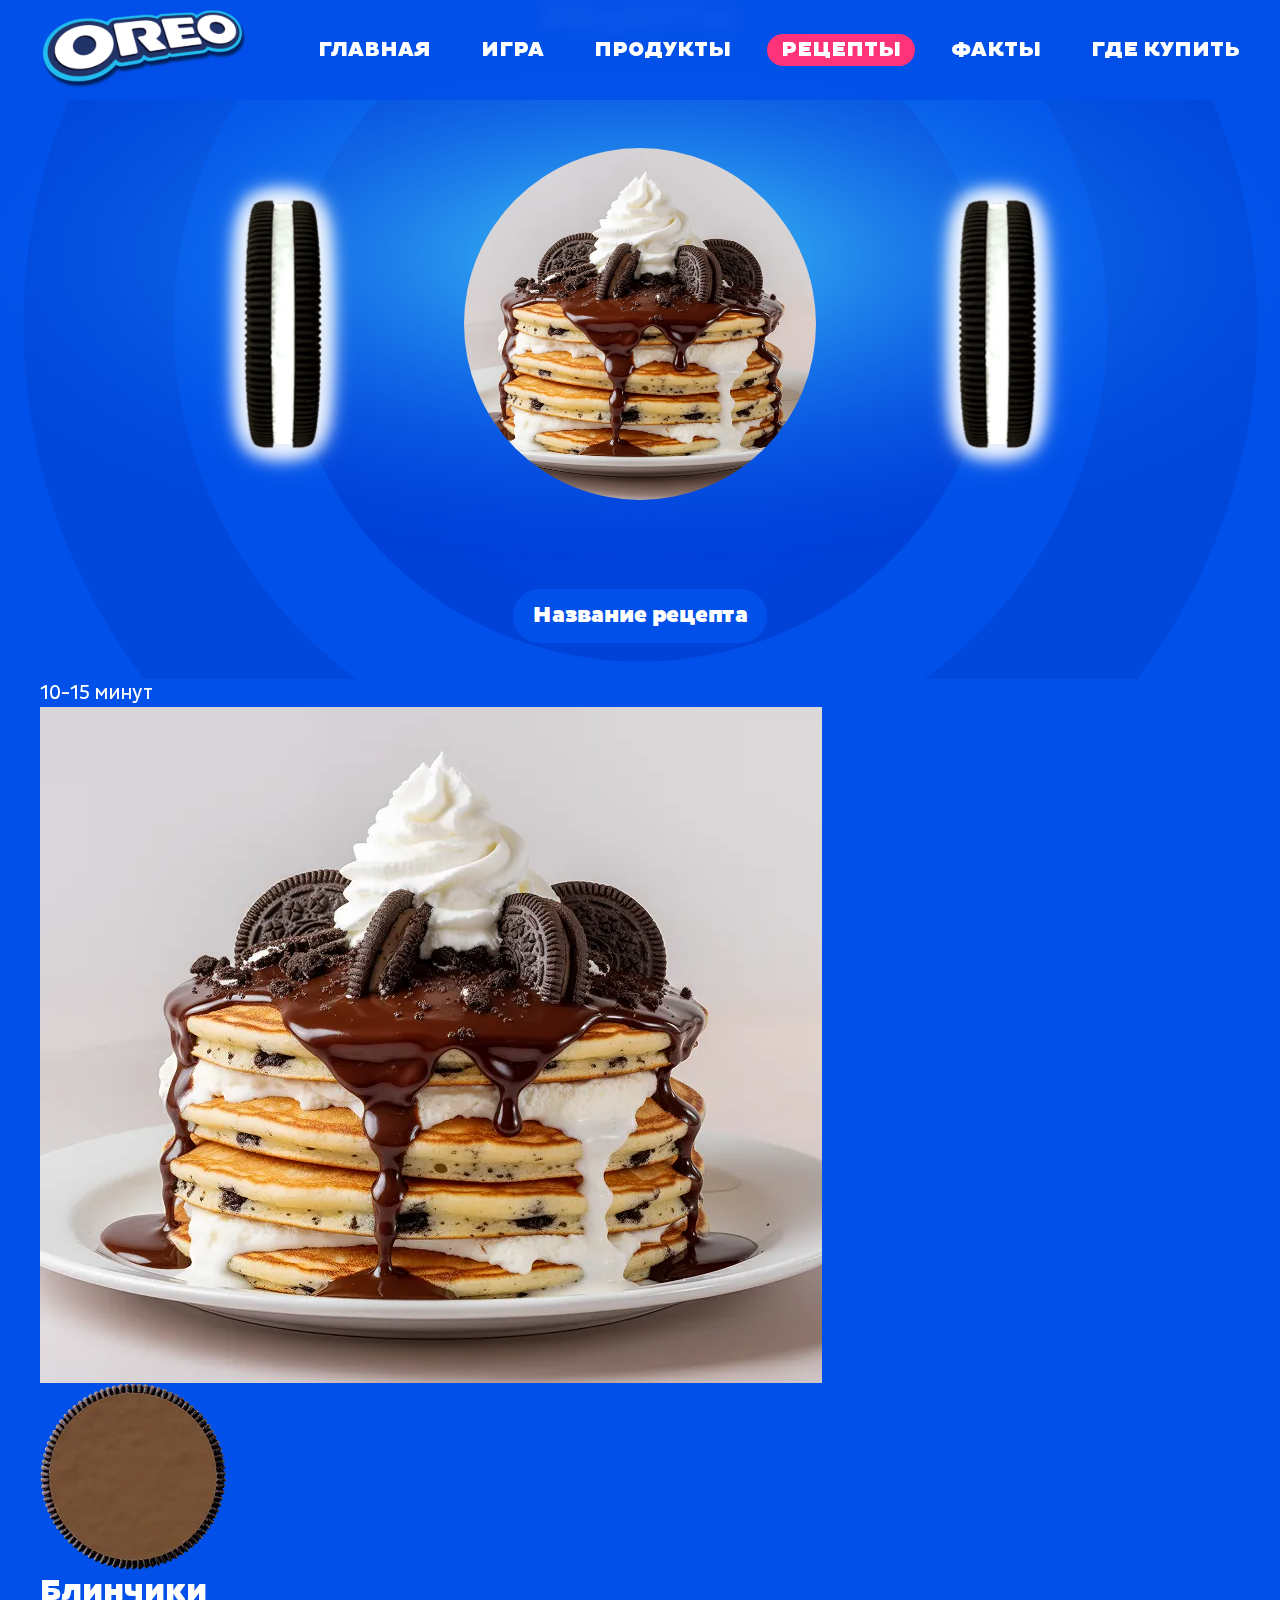
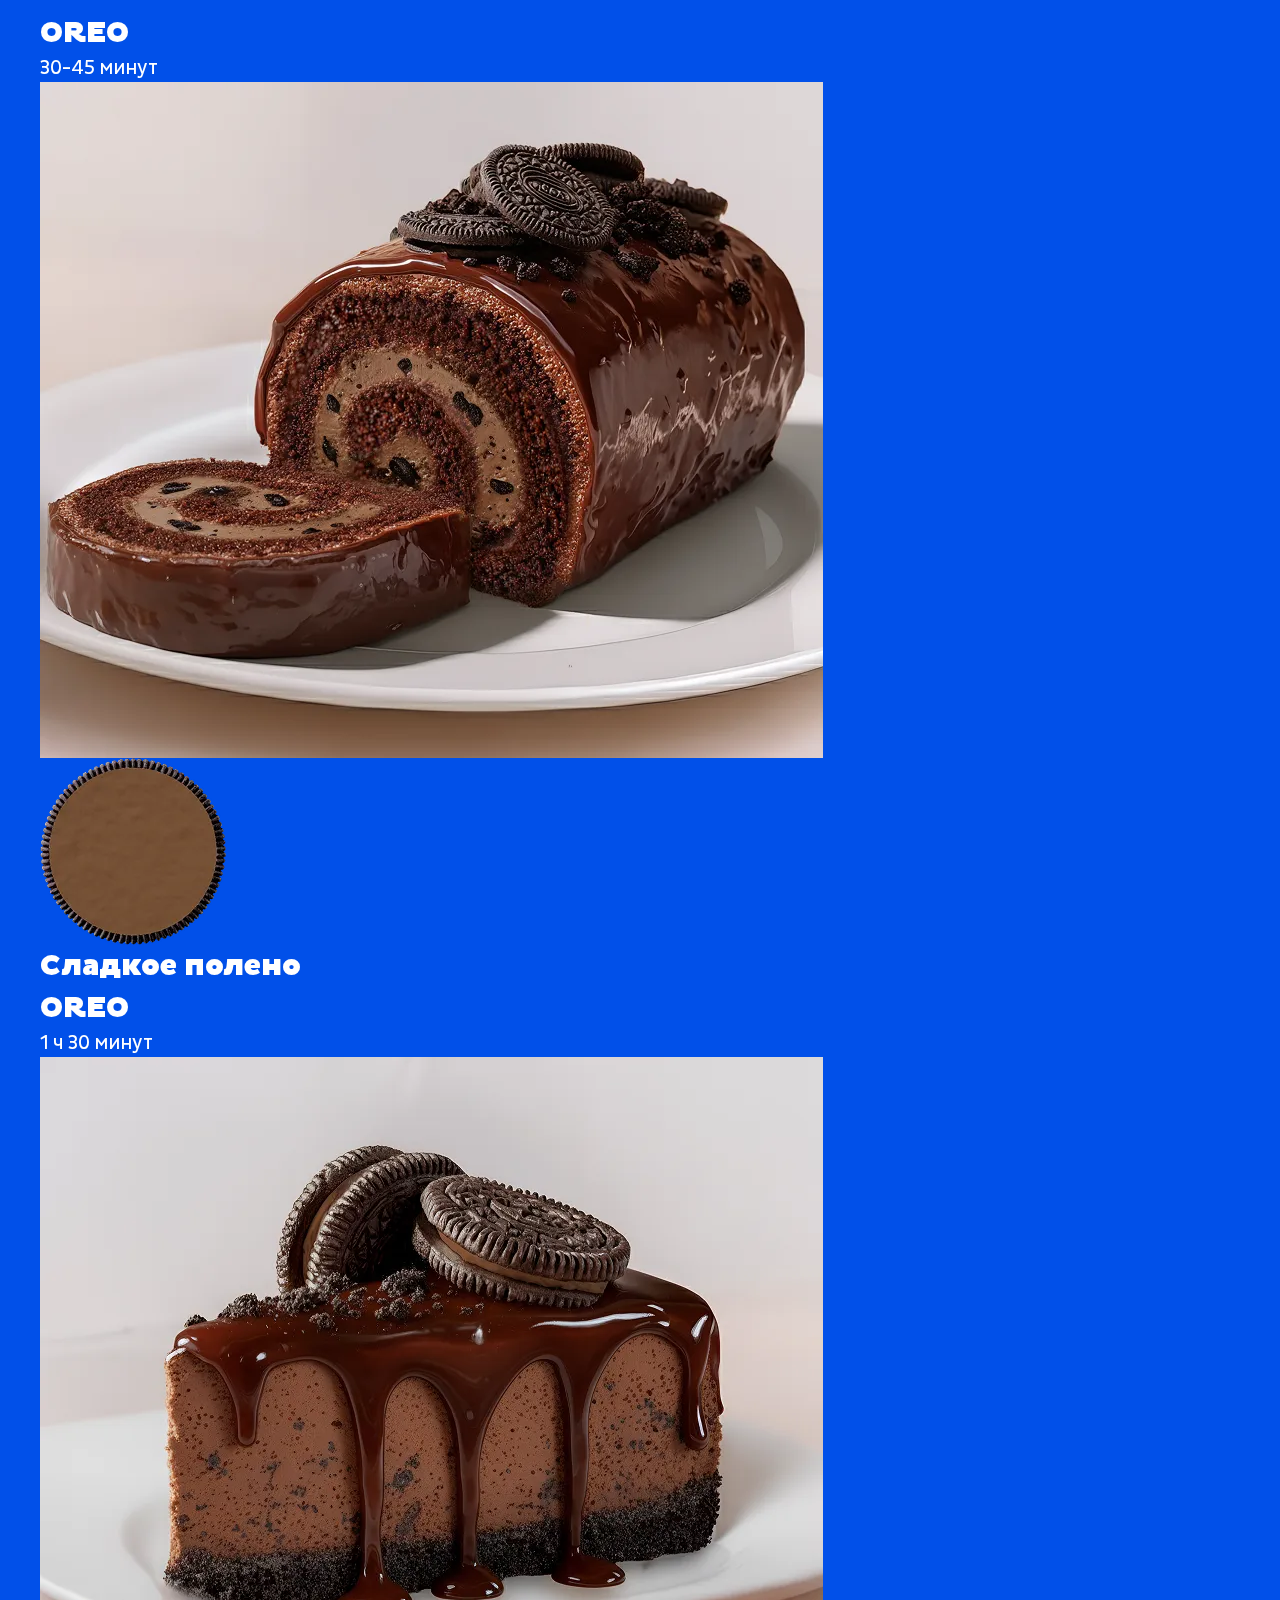
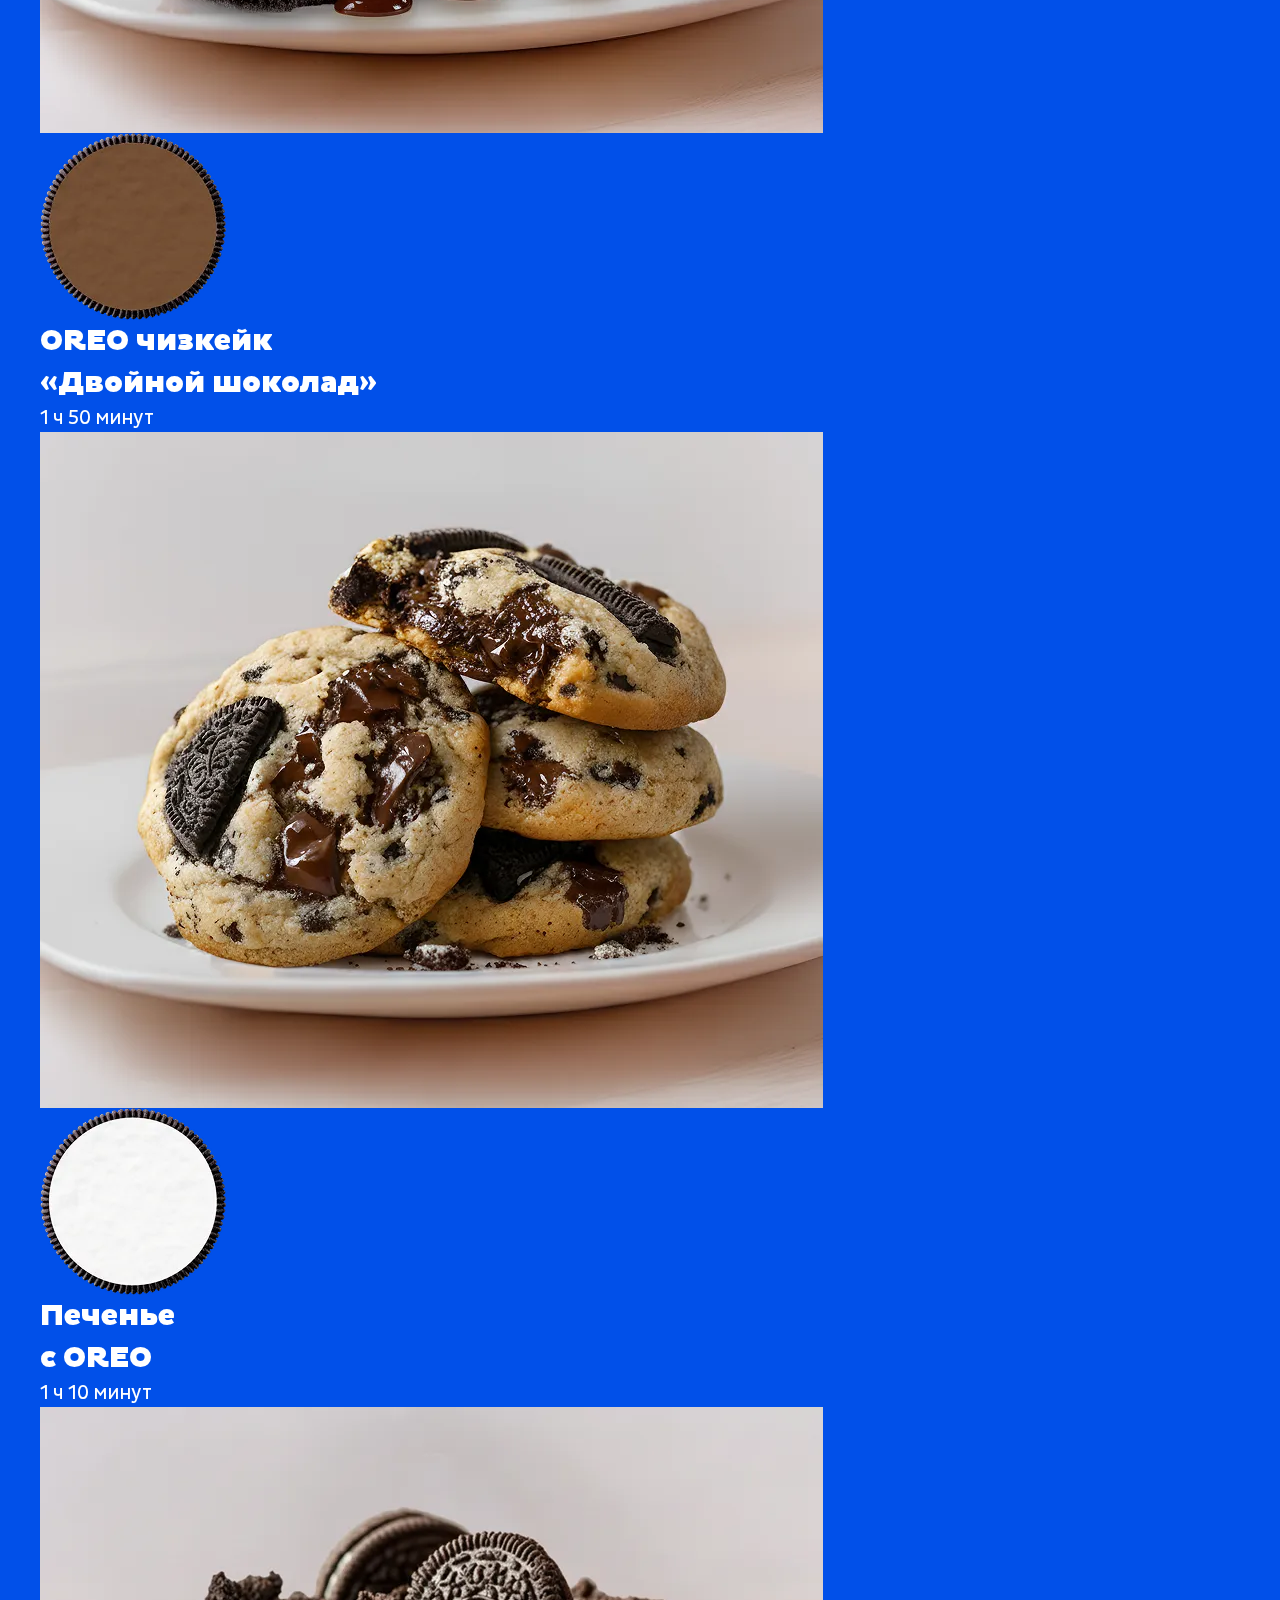
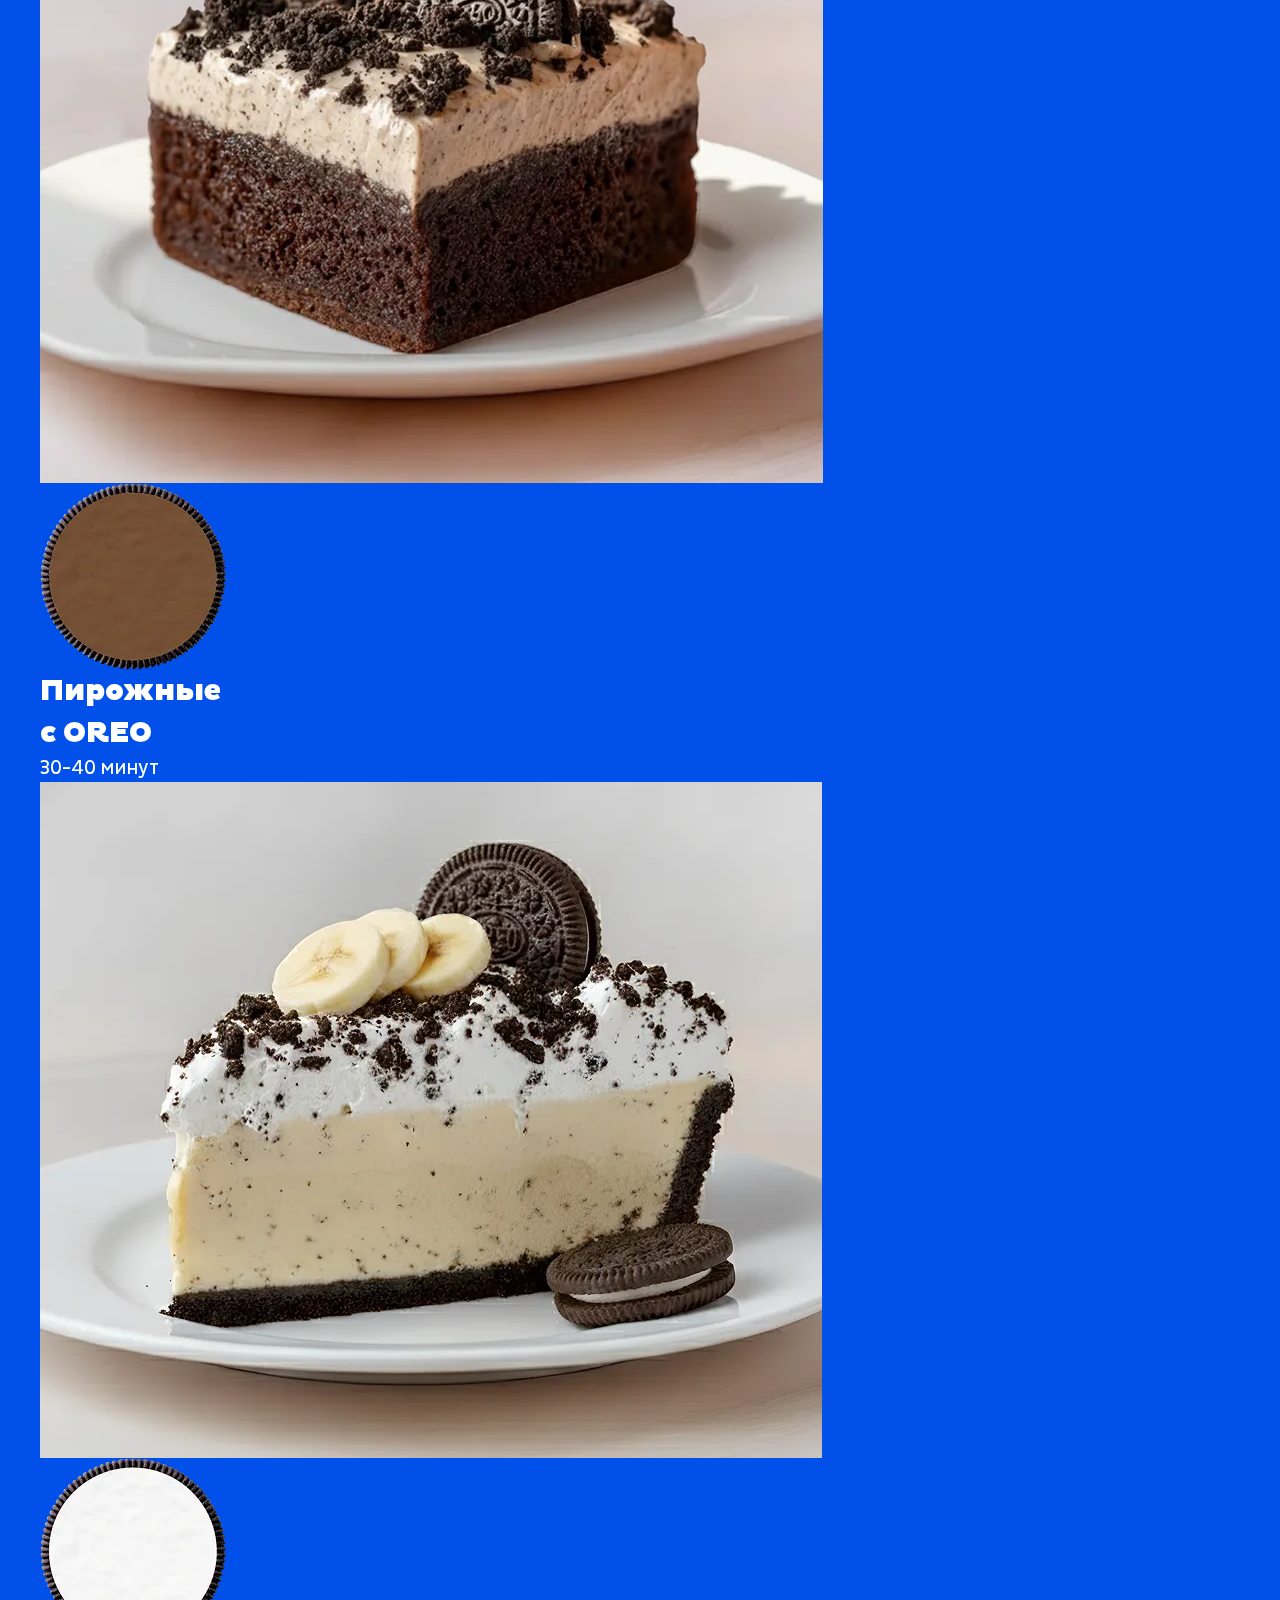
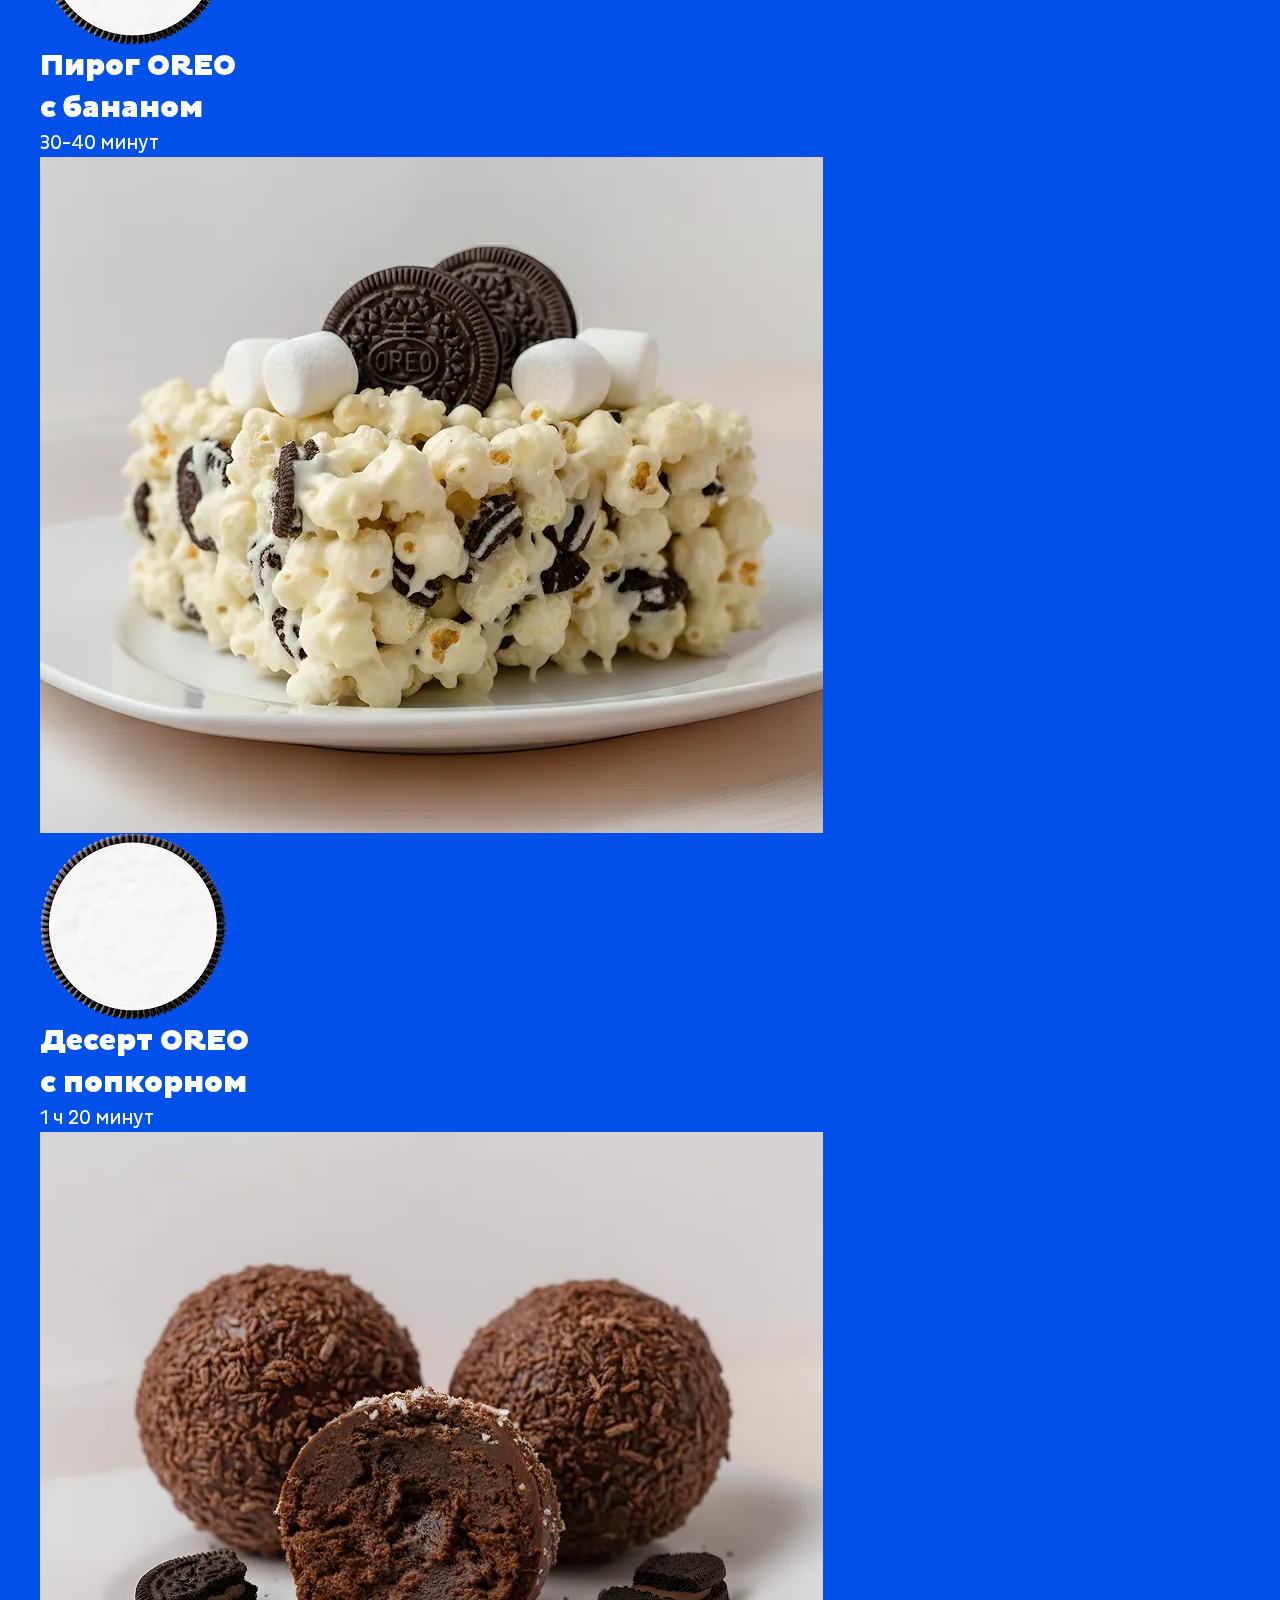
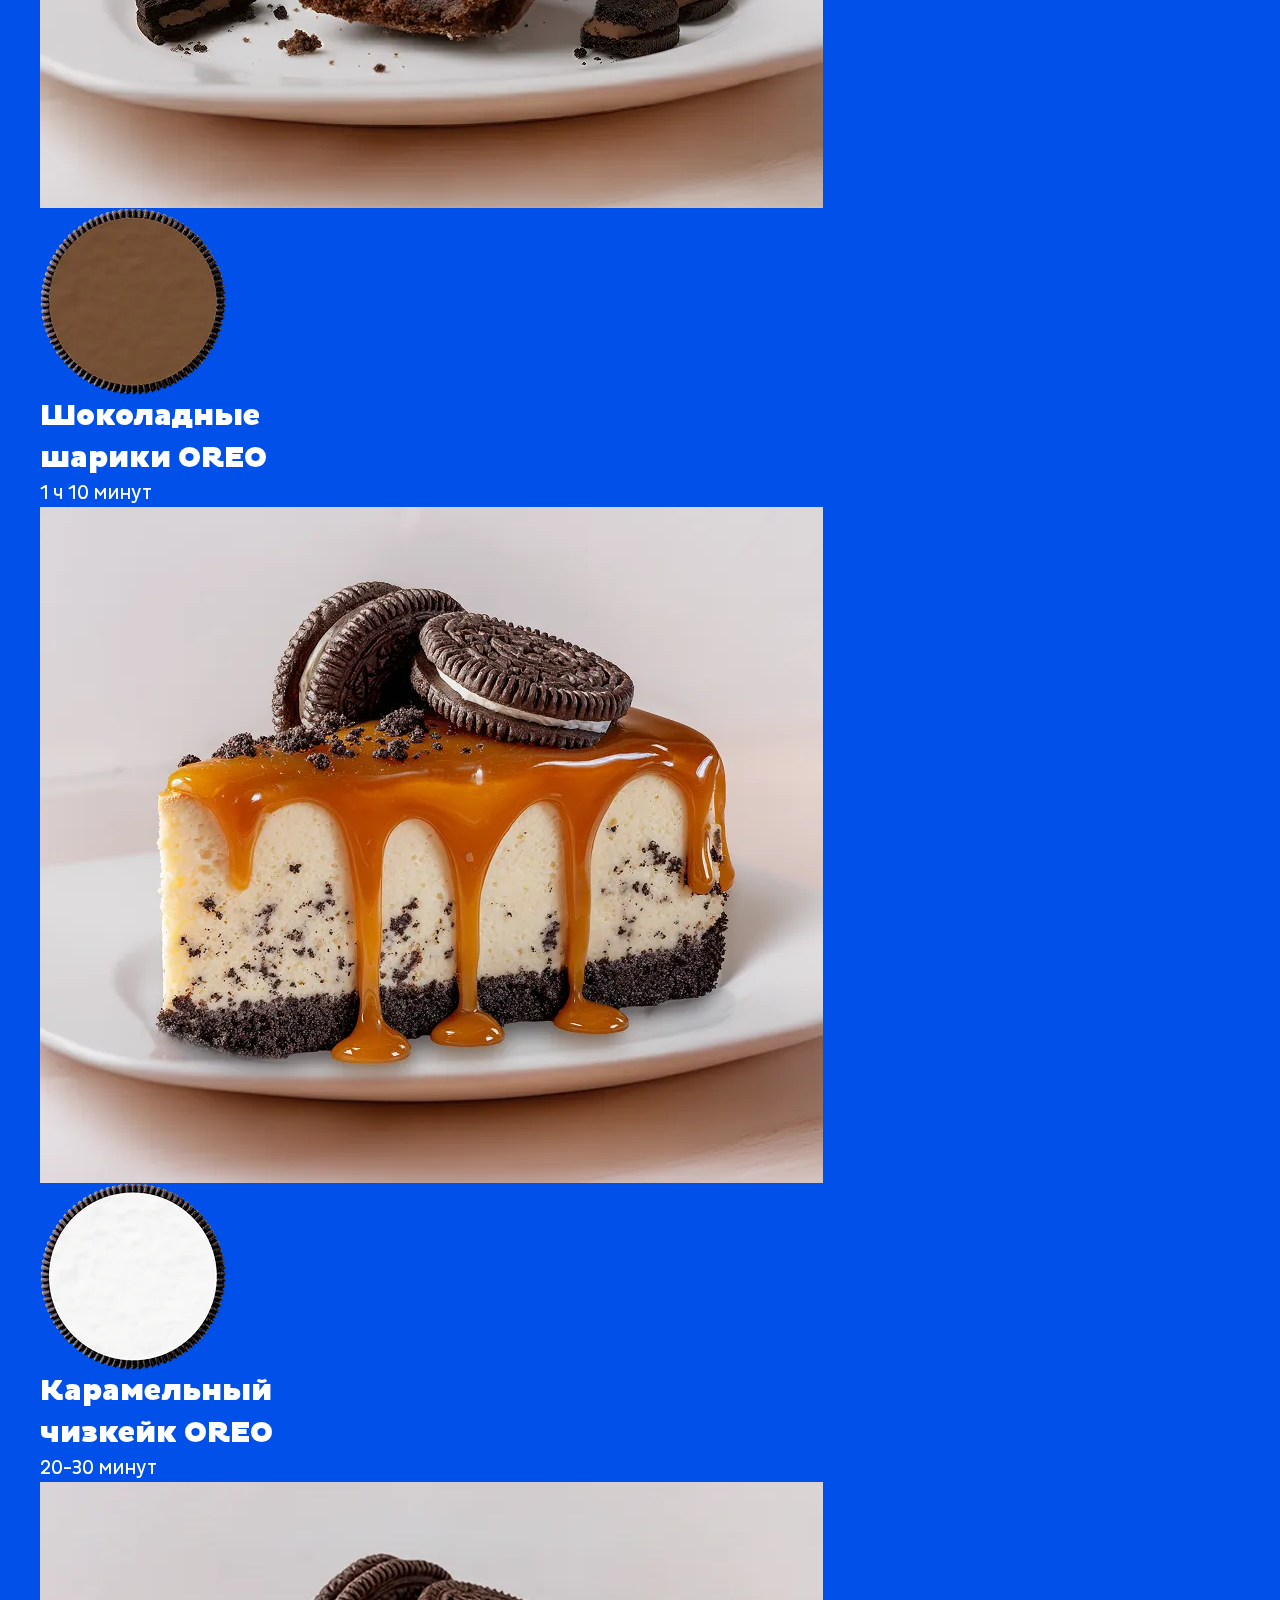
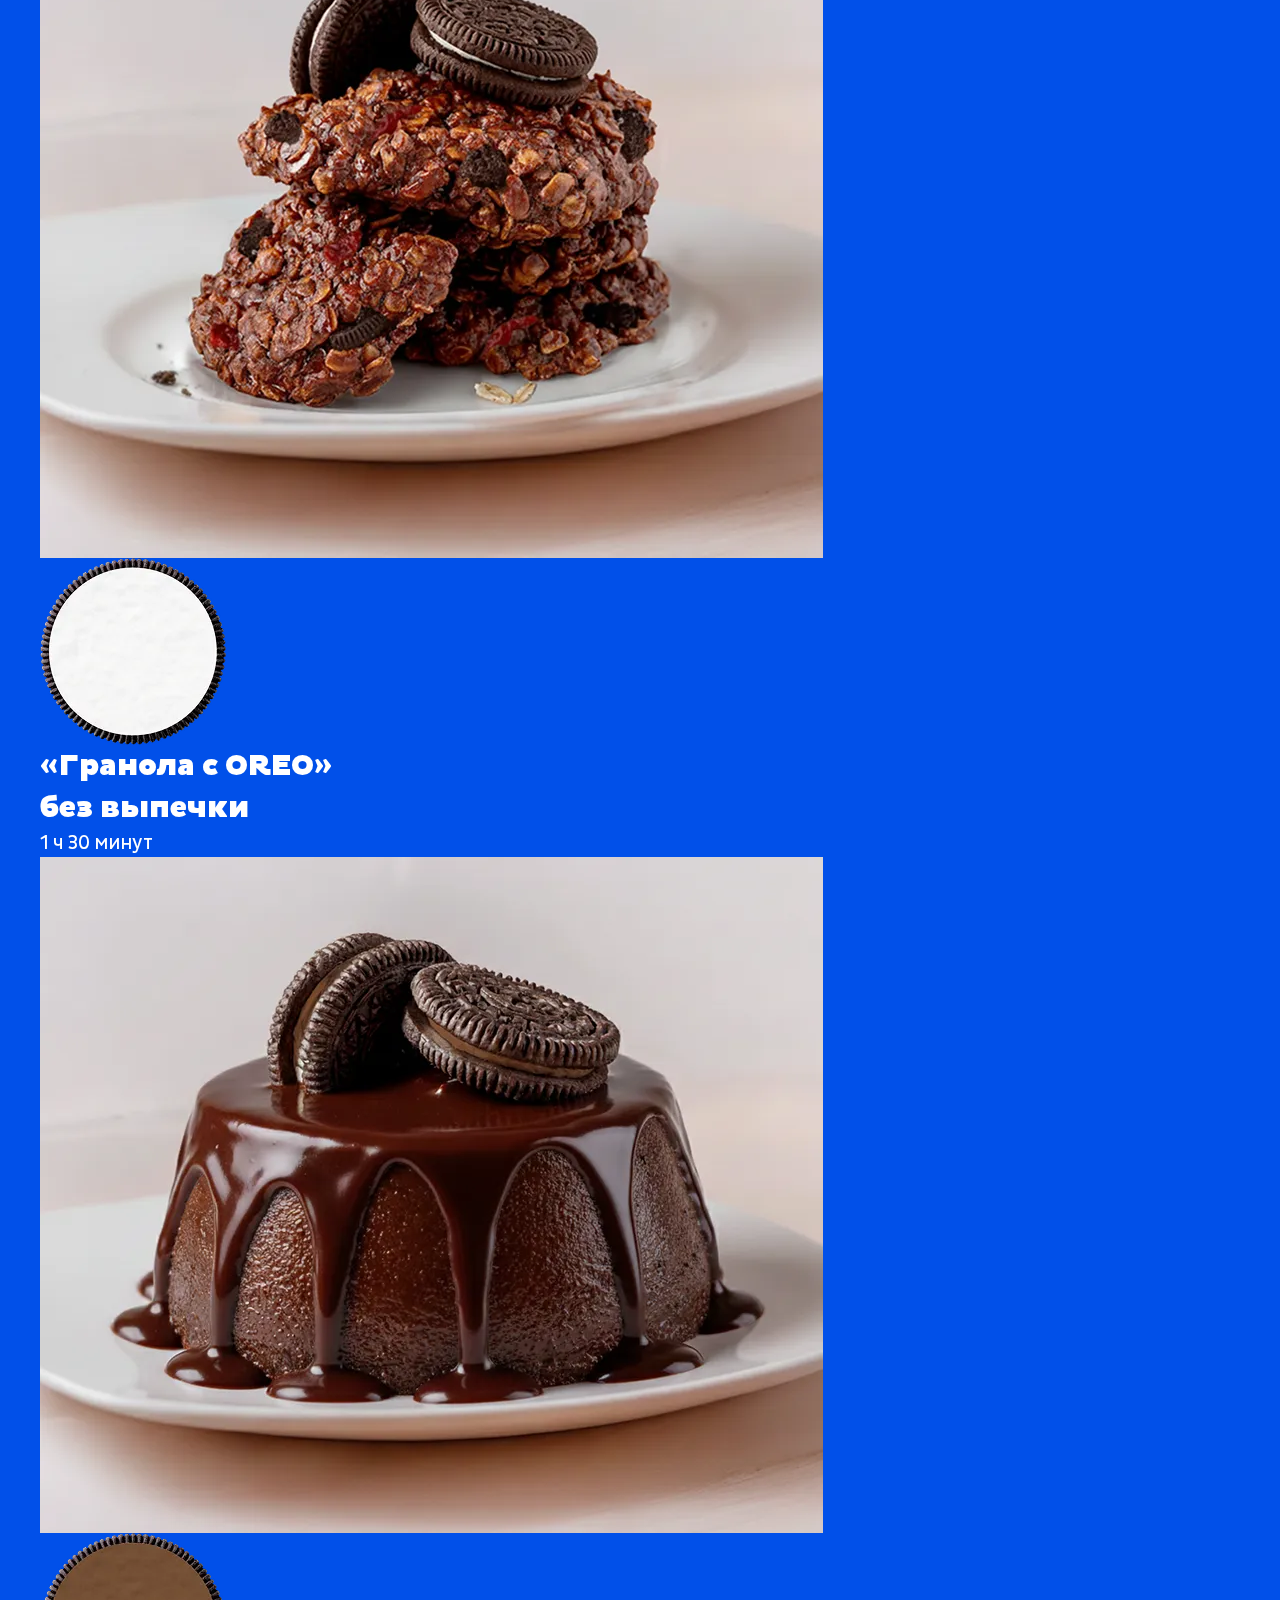
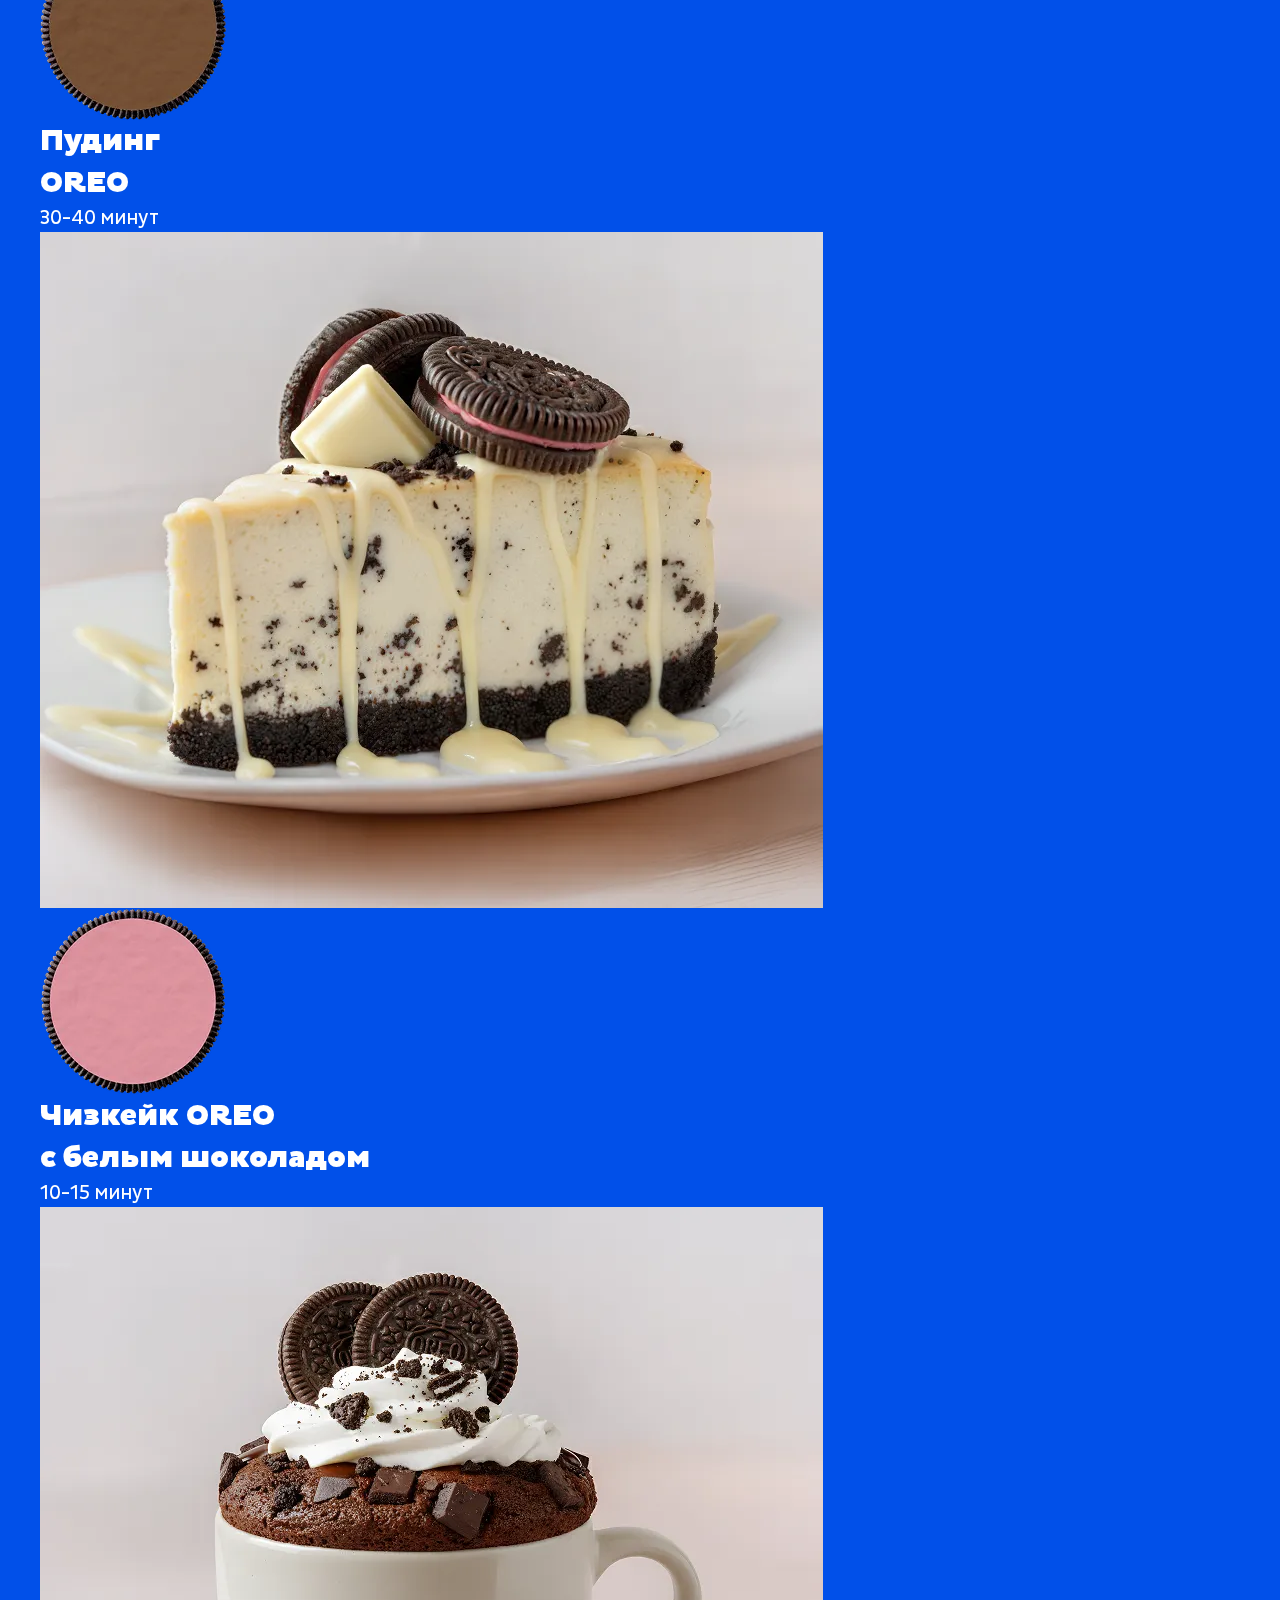
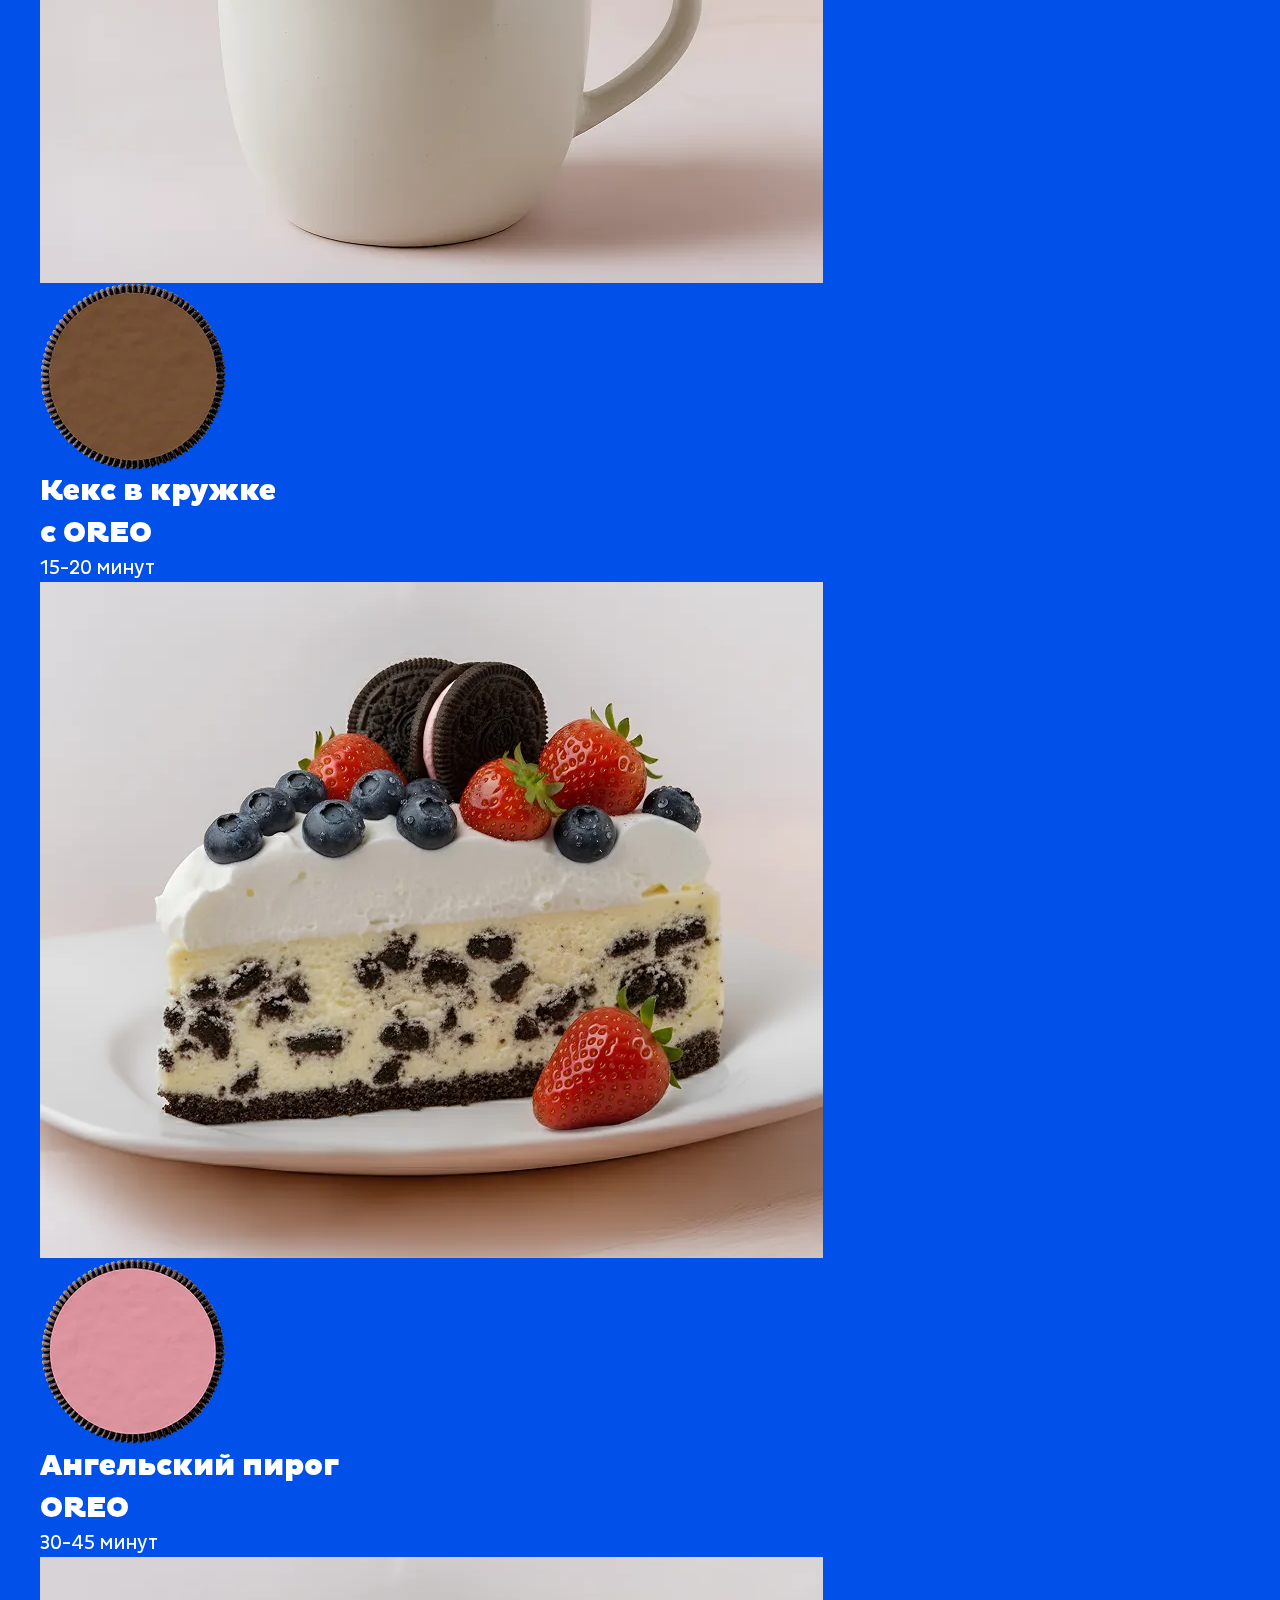
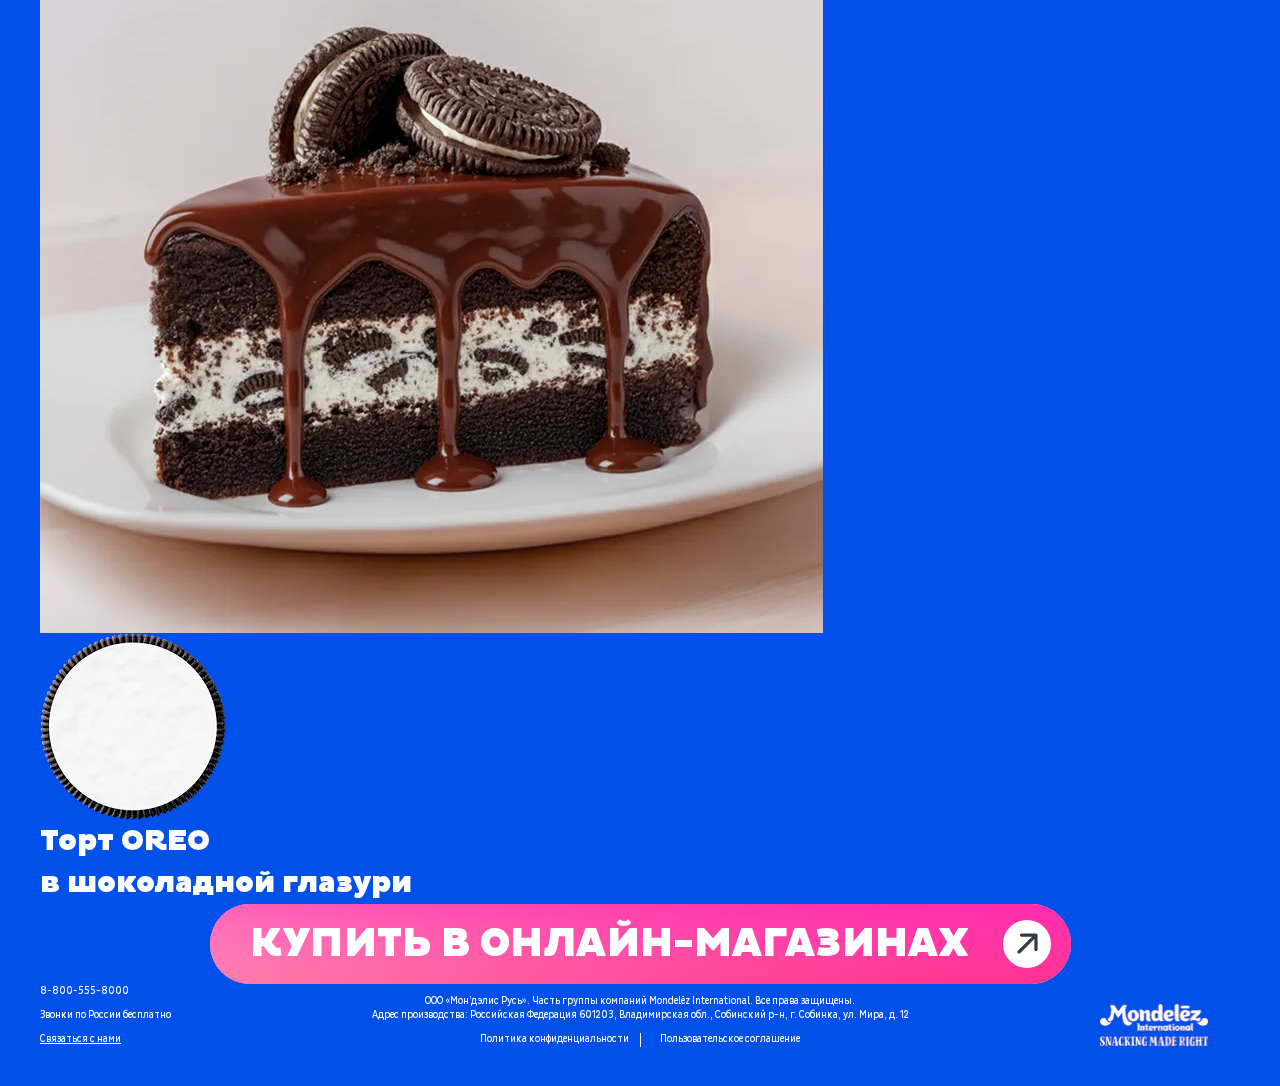
<file: recipes/index.html>
<!DOCTYPE html>
<html lang="ru">
  <head>
    <meta charset="utf-8" />
    <link rel="icon" type="image/x-icon" href="./../assets/img/favicon.ico" />
    <meta name="theme-color" content="#0150e9" />
    <meta name="description" content="Описание сайта" />
    <meta http-equiv="X-UA-Compatible" content="IE=edge" />
    <meta name="viewport" content="width=device-width, initial-scale=1.0" />
    <link rel="stylesheet" href="https://cdn.jsdelivr.net/npm/swiper@11/swiper-bundle.min.css" />
    <link rel="stylesheet" href="./../assets/css/styles.min.css" />
    <title>Oreo | Рецепты</title>
  </head>
  <body class="body" id="body">
    <!--PRELOADER-->
    <div class="preloader" data-preloader>
      <img src="./../assets/img/preloader.webp" alt="Oreo" />
    </div>

    <!--HEADER-->
    <header class="header">
      <div class="container">
        <a href="./../" class="logo" aria-label="Oreo">
          <img src="./../assets/img/svg/oreo.svg" alt="Oreo" width="100" />
        </a>

        <nav class="navigation">
          <ul class="menu">
            <li><a href="./../" class="menu__link">Главная</a></li>
            <li><a href="./../game" class="menu__link">Игра</a></li>
            <li><a href="./../products/1" class="menu__link">Продукты</a></li>
            <li><a href="./../recipes" class="menu__link active">Рецепты</a></li>
            <li><a href="./../facts" class="menu__link">Факты</a></li>
            <li><a href="#" class="menu__link" data-popup-open="brends">Где купить</a></li>
          </ul>
        </nav>

        <button class="burger">
          <span>Меню бургер</span>
        </button>
      </div>
    </header>

    <!--MAIN-->
    <main class="main" id="main">
      <!--SECTION RESIPE SINGLE HERO-->
      <section
        class="section section--recipes-hero blue-circle"
        data-slider="3d"
        data-slides-per-view="1,1,1"
        data-initial-slide="2,2,1"
        data-effect="3d"
        data-speed="400"
      >
        <div class="container">
          <h1 class="title ta--c">РЕЦЕПТЫ</h1>

          <div class="swiper swiper-oreo">
            <div class="swiper-wrapper">
              <div class="swiper-slide">
                <a href="./../recipes/1">
                  <div class="cookie">
                    <img src="./../assets/img/recipe/1.webp" alt="Oreo" />
                  </div>
                  <span class="recipe-title">Название рецепта</span>
                </a>
              </div>
              <div class="swiper-slide">
                <a href="./../recipes/1">
                  <div class="cookie">
                    <img src="./../assets/img/recipe/1.webp" alt="Oreo" />
                  </div>
                  <span class="recipe-title">Название рецепта</span>
                </a>
              </div>
              <div class="swiper-slide">
                <a href="./../recipes/1">
                  <div class="cookie">
                    <img src="./../assets/img/recipe/1.webp" alt="Oreo" />
                  </div>
                  <span class="recipe-title">Название рецепта</span>
                </a>
              </div>
              <div class="swiper-slide">
                <a href="./../recipes/1">
                  <div class="cookie">
                    <img src="./../assets/img/recipe/1.webp" alt="Oreo" />
                  </div>
                  <span class="recipe-title">Название рецепта</span>
                </a>
              </div>
              <div class="swiper-slide">
                <a href="./../recipes/1">
                  <div class="cookie">
                    <img src="./../assets/img/recipe/1.webp" alt="Oreo" />
                  </div>
                  <span class="recipe-title">Название рецепта</span>
                </a>
              </div>
              <div class="swiper-slide">
                <a href="./../recipes/1">
                  <div class="cookie">
                    <img src="./../assets/img/recipe/1.webp" alt="Oreo" />
                  </div>
                  <span class="recipe-title">Название рецепта</span>
                </a>
              </div>
            </div>
          </div>
        </div>
      </section>

      <!--SECTION RECIPES LIST-->
      <section class="section section--recipes-list">
        <div class="container">
          <ul class="recipes">
            <!--1-->
            <li>
              <article class="recipe">
                <a href="./../recipes/1" class="recipe-thumbnail">
                  <div class="recipe-image figure">
                    <span class="time">10-15 минут</span>
                    <img src="./../assets/img/recipe/1.webp" alt="Oreo" />
                  </div>
                  <ul class="taste">
                    <li><img src="./../assets/img/taste/1.webp" alt="Oreo" /></li>
                  </ul>
                </a>
                <a href="./../recipes/1" class="recipe-title">
                  <h2>Блинчики <br />OREO</h2>
                </a>
              </article>
            </li>

            <!--2-->
            <li>
              <article class="recipe">
                <a href="./../recipes/2" class="recipe-thumbnail">
                  <div class="recipe-image figure">
                    <span class="time">30-45 минут</span>
                    <img src="./../assets/img/recipe/2.webp" alt="Oreo" />
                  </div>
                  <ul class="taste">
                    <li><img src="./../assets/img/taste/1.webp" alt="Oreo" /></li>
                  </ul>
                </a>
                <a href="./../recipes/2" class="recipe-title">
                  <h2>Сладкое полено <br />OREO</h2>
                </a>
              </article>
            </li>

            <!--3-->
            <li>
              <article class="recipe">
                <a href="./../recipes/3" class="recipe-thumbnail">
                  <div class="recipe-image figure">
                    <span class="time">1 ч 30 минут</span>
                    <img src="./../assets/img/recipe/3.webp" alt="Oreo" />
                  </div>
                  <ul class="taste">
                    <li><img src="./../assets/img/taste/1.webp" alt="Oreo" /></li>
                  </ul>
                </a>
                <a href="./../recipes/3" class="recipe-title">
                  <h2>OREO чизкейк <br />«Двойной шоколад»</h2>
                </a>
              </article>
            </li>

            <!--4-->
            <li>
              <article class="recipe">
                <a href="./../recipes/4" class="recipe-thumbnail">
                  <div class="recipe-image figure">
                    <span class="time">1 ч 50 минут</span>
                    <img src="./../assets/img/recipe/4.webp" alt="Oreo" />
                  </div>
                  <ul class="taste">
                    <li><img src="./../assets/img/taste/2.webp" alt="Oreo" /></li>
                  </ul>
                </a>
                <a href="./../recipes/4" class="recipe-title">
                  <h2>Печенье <br />с&nbsp;OREO</h2>
                </a>
              </article>
            </li>

            <!--5-->
            <li>
              <article class="recipe">
                <a href="./../recipes/5" class="recipe-thumbnail">
                  <div class="recipe-image figure">
                    <span class="time">1 ч 10 минут</span>
                    <img src="./../assets/img/recipe/5.webp" alt="Oreo" />
                  </div>
                  <ul class="taste">
                    <li><img src="./../assets/img/taste/1.webp" alt="Oreo" /></li>
                  </ul>
                </a>
                <a href="./../recipes/5" class="recipe-title">
                  <h2>Пирожные <br />с&nbsp;OREO</h2>
                </a>
              </article>
            </li>

            <!--6-->
            <li>
              <article class="recipe">
                <a href="./../recipes/6" class="recipe-thumbnail">
                  <div class="recipe-image figure">
                    <span class="time">30-40 минут</span>
                    <img src="./../assets/img/recipe/6.webp" alt="Oreo" />
                  </div>
                  <ul class="taste">
                    <li><img src="./../assets/img/taste/2.webp" alt="Oreo" /></li>
                  </ul>
                </a>
                <a href="./../recipes/6" class="recipe-title">
                  <h2>Пирог OREO <br />с&nbsp;бананом</h2>
                </a>
              </article>
            </li>

            <!--7-->
            <li>
              <article class="recipe">
                <a href="./../recipes/7" class="recipe-thumbnail">
                  <div class="recipe-image figure">
                    <span class="time">30-40 минут</span>
                    <img src="./../assets/img/recipe/7.webp" alt="Oreo" />
                  </div>
                  <ul class="taste">
                    <li><img src="./../assets/img/taste/2.webp" alt="Oreo" /></li>
                  </ul>
                </a>
                <a href="./../recipes/7" class="recipe-title">
                  <h2>Десерт OREO <br />с&nbsp;попкорном</h2>
                </a>
              </article>
            </li>

            <!--8-->
            <li>
              <article class="recipe">
                <a href="./../recipes/8" class="recipe-thumbnail">
                  <div class="recipe-image figure">
                    <span class="time">1 ч 20 минут</span>
                    <img src="./../assets/img/recipe/8.webp" alt="Oreo" />
                  </div>
                  <ul class="taste">
                    <li><img src="./../assets/img/taste/1.webp" alt="Oreo" /></li>
                  </ul>
                </a>
                <a href="./../recipes/8" class="recipe-title">
                  <h2>Шоколадные <br />шарики OREO</h2>
                </a>
              </article>
            </li>

            <!--9-->
            <li>
              <article class="recipe">
                <a href="./../recipes/9" class="recipe-thumbnail">
                  <div class="recipe-image figure">
                    <span class="time">1 ч 10 минут</span>
                    <img src="./../assets/img/recipe/9.webp" alt="Oreo" />
                  </div>
                  <ul class="taste">
                    <li><img src="./../assets/img/taste/2.webp" alt="Oreo" /></li>
                  </ul>
                </a>
                <a href="./../recipes/9" class="recipe-title">
                  <h2>Карамельный <br />чизкейк ОREO</h2>
                </a>
              </article>
            </li>

            <!--10-->
            <li>
              <article class="recipe">
                <a href="./../recipes/10" class="recipe-thumbnail">
                  <div class="recipe-image figure">
                    <span class="time">20-30 минут</span>
                    <img src="./../assets/img/recipe/10.webp" alt="Oreo" />
                  </div>
                  <ul class="taste">
                    <li><img src="./../assets/img/taste/2.webp" alt="Oreo" /></li>
                  </ul>
                </a>
                <a href="./../recipes/10" class="recipe-title">
                  <h2>«Гранола с&nbsp;OREO» <br />без выпечки</h2>
                </a>
              </article>
            </li>

            <!--11-->
            <li>
              <article class="recipe">
                <a href="./../recipes/11" class="recipe-thumbnail">
                  <div class="recipe-image figure">
                    <span class="time">1 ч 30 минут</span>
                    <img src="./../assets/img/recipe/11.webp" alt="Oreo" />
                  </div>
                  <ul class="taste">
                    <li><img src="./../assets/img/taste/1.webp" alt="Oreo" /></li>
                  </ul>
                </a>
                <a href="./../recipes/11" class="recipe-title">
                  <h2>Пудинг <br />OREO</h2>
                </a>
              </article>
            </li>

            <!--12-->
            <li>
              <article class="recipe">
                <a href="./../recipes/12" class="recipe-thumbnail">
                  <div class="recipe-image figure">
                    <span class="time">30-40 минут</span>
                    <img src="./../assets/img/recipe/12.webp" alt="Oreo" />
                  </div>
                  <ul class="taste">
                    <li><img src="./../assets/img/taste/3.webp" alt="Oreo" /></li>
                  </ul>
                </a>
                <a href="./../recipes/12" class="recipe-title">
                  <h2>Чизкейк OREO <br />с&nbsp;белым шоколадом</h2>
                </a>
              </article>
            </li>

            <!--13-->
            <li>
              <article class="recipe">
                <a href="./../recipes/13" class="recipe-thumbnail">
                  <div class="recipe-image figure">
                    <span class="time">10-15 минут</span>
                    <img src="./../assets/img/recipe/13.webp" alt="Oreo" />
                  </div>
                  <ul class="taste">
                    <li><img src="./../assets/img/taste/1.webp" alt="Oreo" /></li>
                  </ul>
                </a>
                <a href="./../recipes/13" class="recipe-title">
                  <h2>Кекс в&nbsp;кружке <br />с&nbsp;OREO</h2>
                </a>
              </article>
            </li>

            <!--14-->
            <li>
              <article class="recipe">
                <a href="./../recipes/14" class="recipe-thumbnail">
                  <div class="recipe-image figure">
                    <span class="time">15-20 минут</span>
                    <img src="./../assets/img/recipe/14.webp" alt="Oreo" />
                  </div>
                  <ul class="taste">
                    <li><img src="./../assets/img/taste/3.webp" alt="Oreo" /></li>
                  </ul>
                </a>
                <a href="./../recipes/14" class="recipe-title">
                  <h2>Ангельский пирог <br />OREO</h2>
                </a>
              </article>
            </li>

            <!--15-->
            <li>
              <article class="recipe">
                <a href="./../recipes/15" class="recipe-thumbnail">
                  <div class="recipe-image figure">
                    <span class="time">30-45 минут</span>
                    <img src="./../assets/img/recipe/15.webp" alt="Oreo" />
                  </div>
                  <ul class="taste">
                    <li><img src="./../assets/img/taste/2.webp" alt="Oreo" /></li>
                  </ul>
                </a>
                <a href="./../recipes/15" class="recipe-title">
                  <h2>Торт OREO <br />в&nbsp;шоколадной глазури</h2>
                </a>
              </article>
            </li>
          </ul>
        </div>
      </section>

      <!--SECTION MARKETS BUTTON-->
      <section class="section section--recipes-footer blue-circle">
        <div class="container">
          <div class="buttons full">
            <button type="button" class="button big" data-popup-open="brends">
              <span>Купить <span class="del-in-mobil">в</span> онлайн<span class="del-in-mobil">-магазинах</span></span>
              <img src="./../assets/img/svg/arrow.svg" alt="Oreo" />
            </button>
          </div>
        </div>
      </section>
    </main>

    <!--FOOTER-->
    <footer class="footer">
      <div class="container">
        <menu class="footer-menu">
          <li><a href="tel:88005558000">8-800-555-8000</a></li>
          <li><span>Звонки по России бесплатно</span></li>
          <li>
            <a href="https://contactus.mdlzapps.com/mondelezinternationalcom/contact/ru-RU/" class="underline" target="_blank">Связаться с нами</a>
          </li>
        </menu>

        <div class="footer-copy">
          <address>
            ООО «Мон’дэлис Русь». Часть группы компаний Mondelēz International. Все&nbsp;права&nbsp;защищены.<br />
            Адрес производства: Российская Федерация 601203, Владимирская обл., Собинский р-н, г. Собинка, ул. Мира, д. 12
          </address>
          <ul>
            <li>
              <a href="https://privacy.mondelezinternational.com/ru/ru-RU/privacy-policy/" target="_blank">Политика конфиденциальности</a>
            </li>
            <li>
              <a href="https://privacy.mondelezinternational.com/ru/ru-RU/legal-notices/" target="_blank">Пользовательское соглашение</a>
            </li>
          </ul>
        </div>

        <div class="footer-logo">
          <a href="https://www.mondelezinternational.com/" target="_blank">
            <img src="./../assets/img/svg/mondelez.svg" alt="mondelezinternational" />
          </a>
        </div>
      </div>
    </footer>

    <!--POPUPS-->
    <div class="backdrop" data-backdrop>
      <div class="popup" data-popup>
        <!--Brends popup-->
        <div class="popup-content" id="brends">
          <button class="popup-close" data-popup-close>Закрыть</button>
          <h2 class="title">ГДЕ КУПИТЬ?</h2>
          <ul class="brends">
            <li>
              <a href="https://5ka.ru/search/?text=oreo" target="_blank">
                <span class="brend-link-text">www.5ka.ru</span>
                <div class="brend">
                  <img src="./../assets/img/brends/1.webp" alt="Пятёрочка" />
                </div>
              </a>
            </li>
            <li>
              <a href="https://www.perekrestok.ru/cat/search?search=oreo" target="_blank">
                <span class="brend-link-text">www.perekrestok.ru</span>
                <div class="brend">
                  <img src="./../assets/img/brends/2.webp" alt="Перекрёсток" />
                </div>
              </a>
            </li>
            <li>
              <a href="https://www.vprok.ru/catalog/search?text=oreo&utm_referrer=https%3A%2F%2Fwww.vprok.ru%2F" target="_blank">
                <span class="brend-link-text">www.vprok.ru</span>
                <div class="brend">
                  <img src="./../assets/img/brends/3.webp" alt="Впрок" />
                </div>
              </a>
            </li>
            <li>
              <a href="https://www.utkonos.ru/search/oreo" target="_blank">
                <span class="brend-link-text">www.utkonos.ru</span>
                <div class="brend">
                  <img src="./../assets/img/brends/4.webp" alt="Утконос" />
                </div>
              </a>
            </li>
            <li>
              <a href="#" target="_blank">
                <span class="brend-link-text">www.KUPER.ru</span>
                <div class="brend">
                  <img src="./../assets/img/brends/5.webp" alt="Купер" />
                </div>
              </a>
            </li>
            <li>
              <a href="https://samokat.ru/product/pechene-oreo-228-g?utm_source=product_share" target="_blank">
                <span class="brend-link-text">www.SAMOKAT.ru</span>
                <div class="brend">
                  <img src="./../assets/img/brends/6.webp" alt="Самокат" />
                </div>
              </a>
            </li>
            <li>
              <a
                href="https://market.yandex.ru/search?text=oreo&hid=15714122&hid=16011677&hid=4951523&rs=eJwzylcy5WLJL0rNFzj26CGzEgsHgwALmGSAkBoMWQxVHIYmFhYW5maGDYwLD7F2MTJxMFaxcpzq28--gZHhE6MwB4MEgwKIqzB38UV2hcez1zH9ZYzYq2Pfy-Q3M95-KtMO11D7FUwgFQAJ5SAW&glfilter=7893318%3A14888761"
                target="_blank"
              >
                <span class="brend-link-text">Market.yandex.ru</span>
                <div class="brend">
                  <img src="./../assets/img/brends/7.webp" alt="Яндекс Маркет" />
                </div>
              </a>
            </li>
            <li>
              <a
                href="https://www.ozon.ru/category/pechene-pryaniki-i-vafli-9381/oreo-135984965/?brand_was_predicted=true&category_was_predicted=true&deny_category_prediction=true&from_global=true&text=oreo"
                target="_blank"
              >
                <span class="brend-link-text">www.ozon.ru</span>
                <div class="brend">
                  <img src="./../assets/img/brends/8.webp" alt="Ozon" />
                </div>
              </a>
            </li>
            <li>
              <a href="https://lenta.com/search/oreo/" target="_blank">
                <span class="brend-link-text">www.lenta.ru</span>
                <div class="brend">
                  <img src="./../assets/img/brends/9.webp" alt="Лента" />
                </div>
              </a>
            </li>
            <li>
              <a href="#" target="_blank">
                <span class="brend-link-text">www.wildberries.ru</span>
                <div class="brend">
                  <img src="./../assets/img/brends/10.webp" alt="Wildberries" />
                </div>
              </a>
            </li>
            <li>
              <a href="https://magnit.ru/search?term=oreo" target="_blank">
                <span class="brend-link-text">www.magnit.ru</span>
                <div class="brend">
                  <img src="./../assets/img/brends/11.webp" alt="Магнит" />
                </div>
              </a>
            </li>
            <li>
              <a href="https://lavka.yandex.ru/search?text=oreo" target="_blank">
                <span class="brend-link-text">lavka.yandex.ru</span>
                <div class="brend">
                  <img src="./../assets/img/brends/12.webp" alt="Яндекс Лавка" />
                </div>
              </a>
            </li>
          </ul>
        </div>
      </div>
    </div>

    <script src="https://cdn.jsdelivr.net/npm/swiper@11/swiper-bundle.min.js"></script>
    <script src="./../assets/js/scripts.js" type="module" defer></script>
  </body>
</html>
</file>
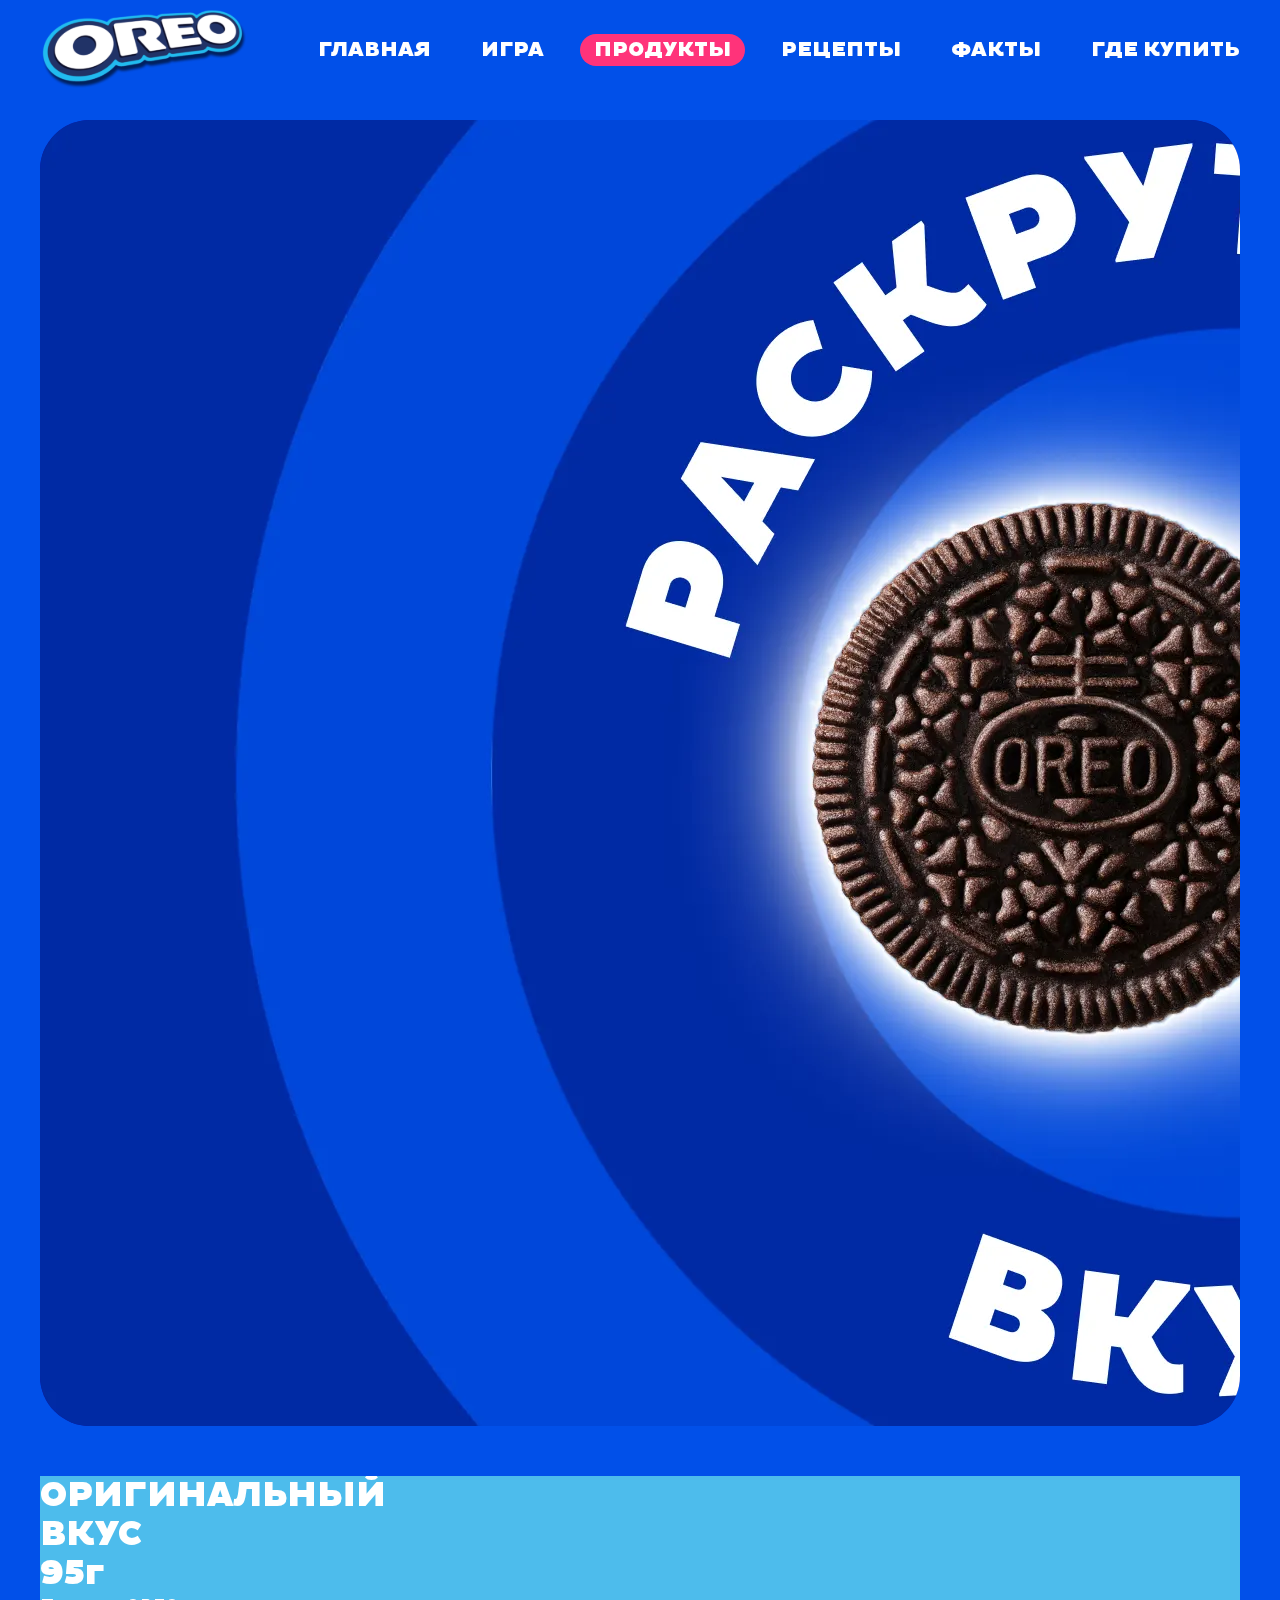
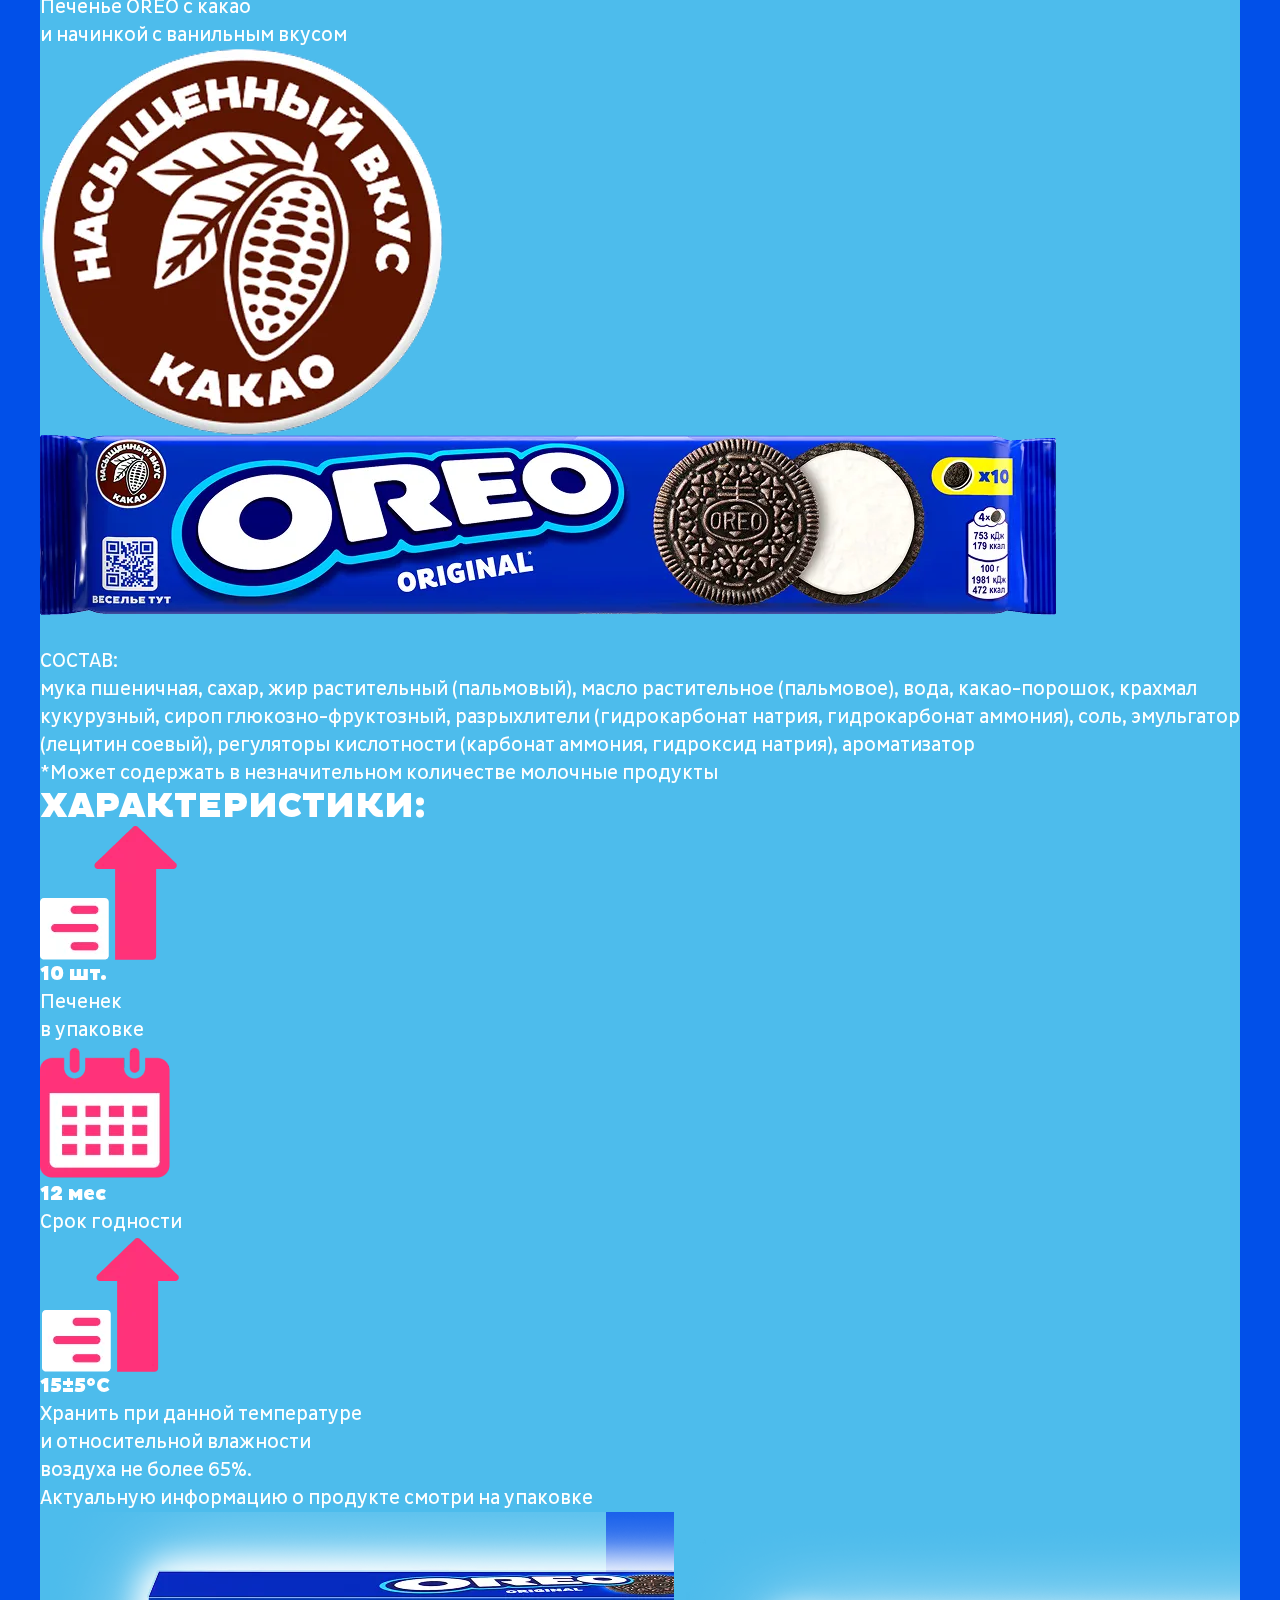
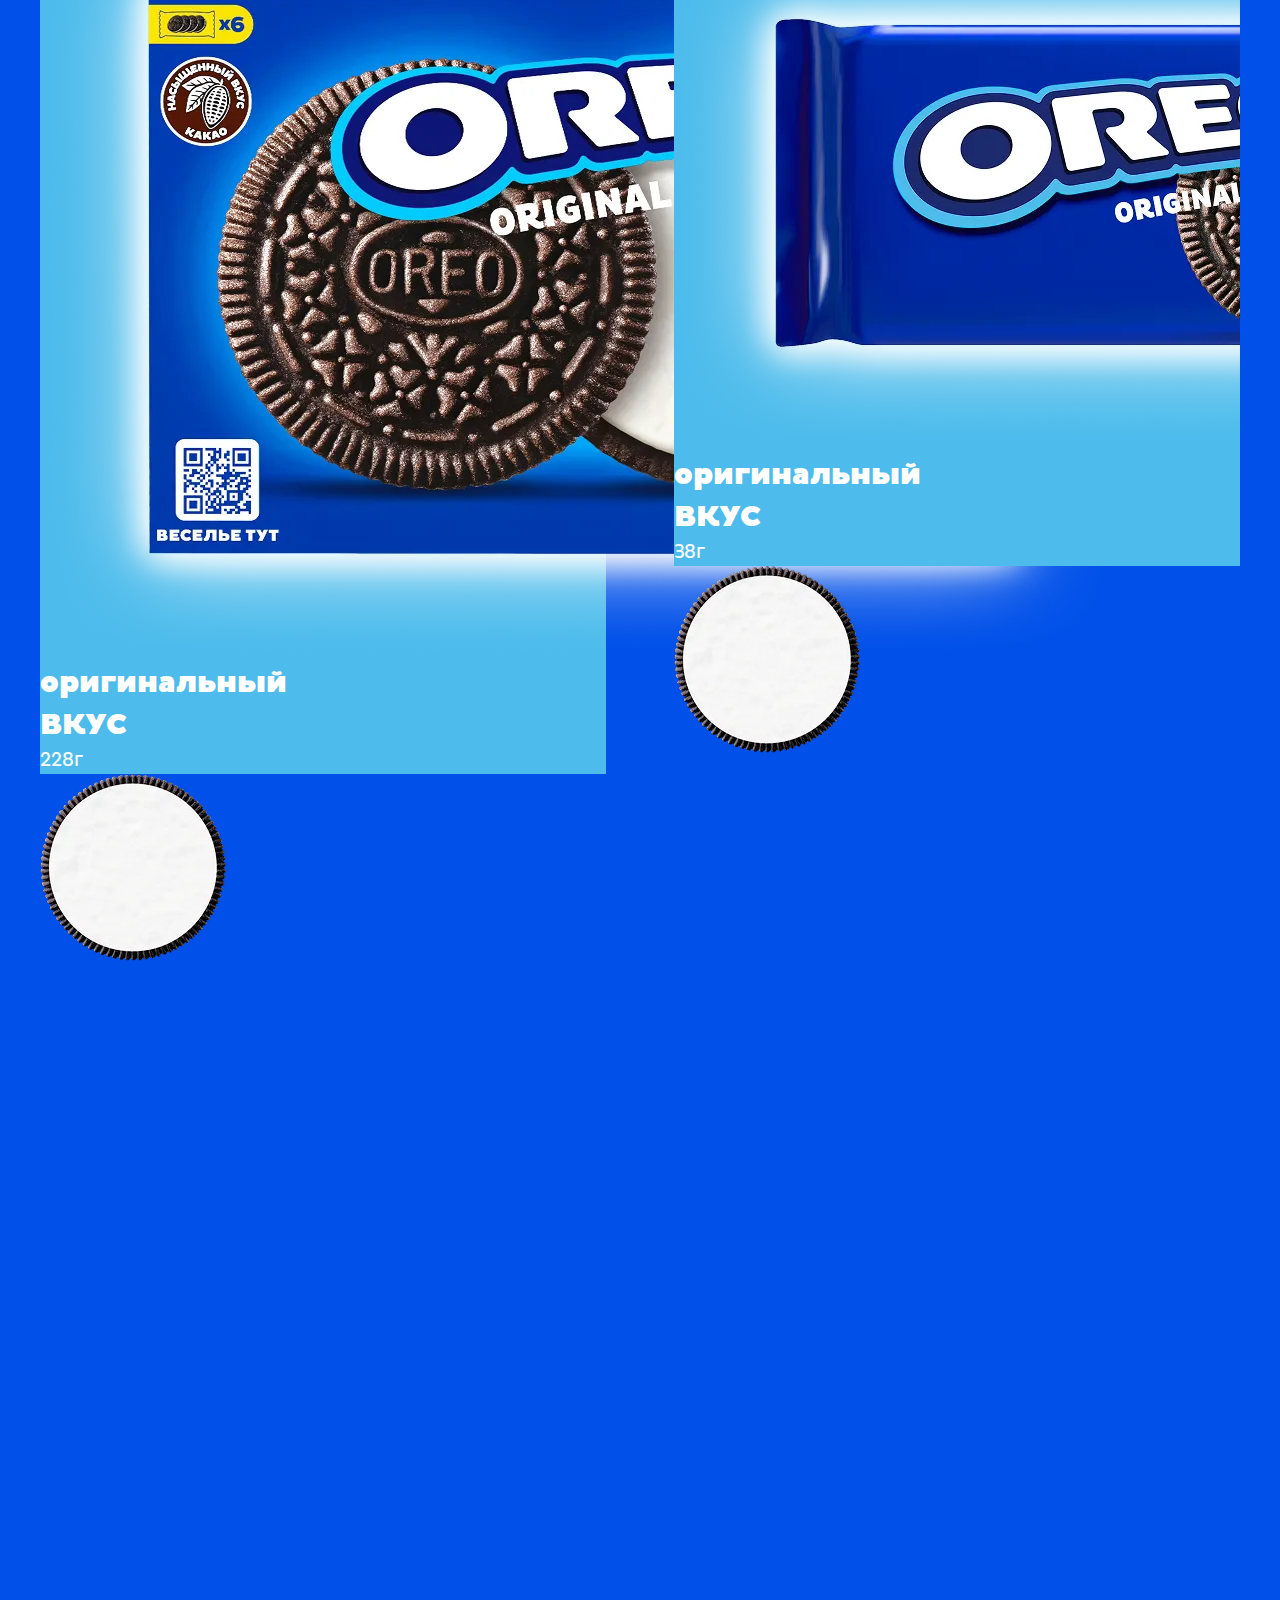
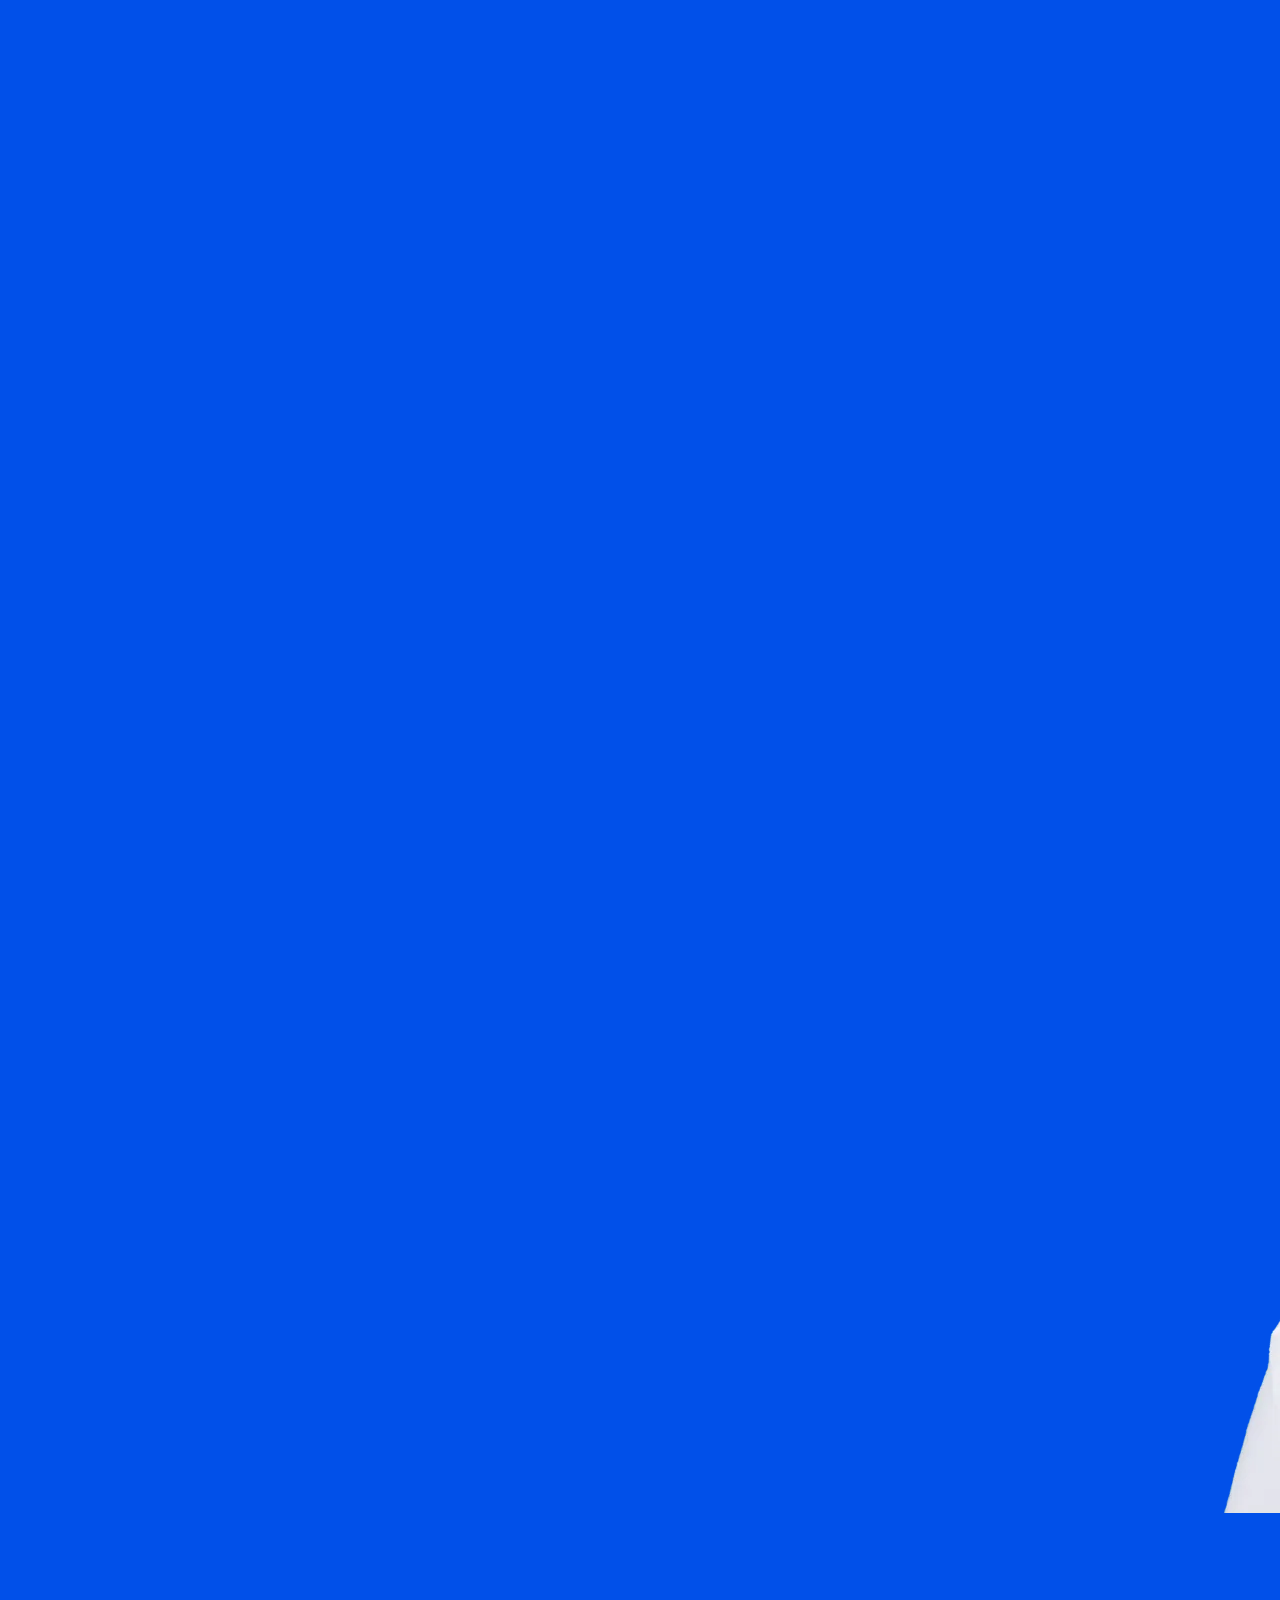
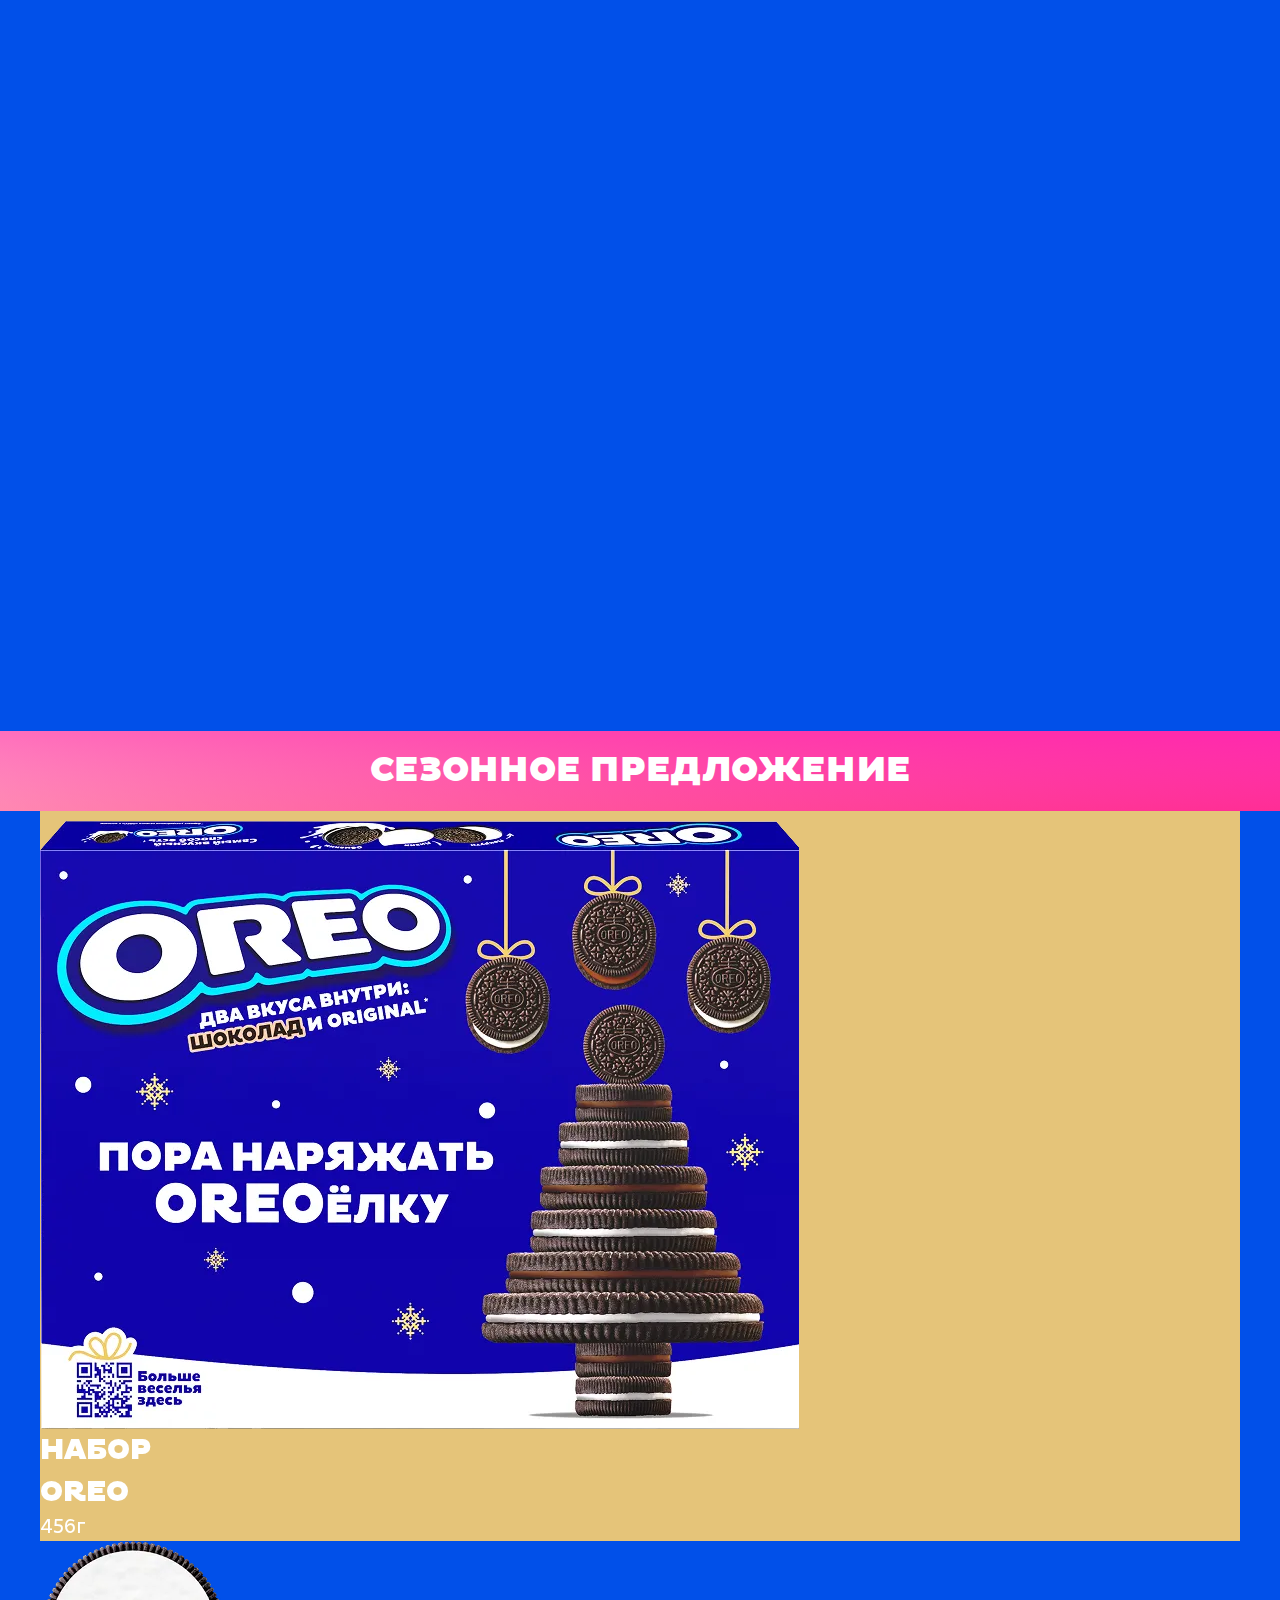
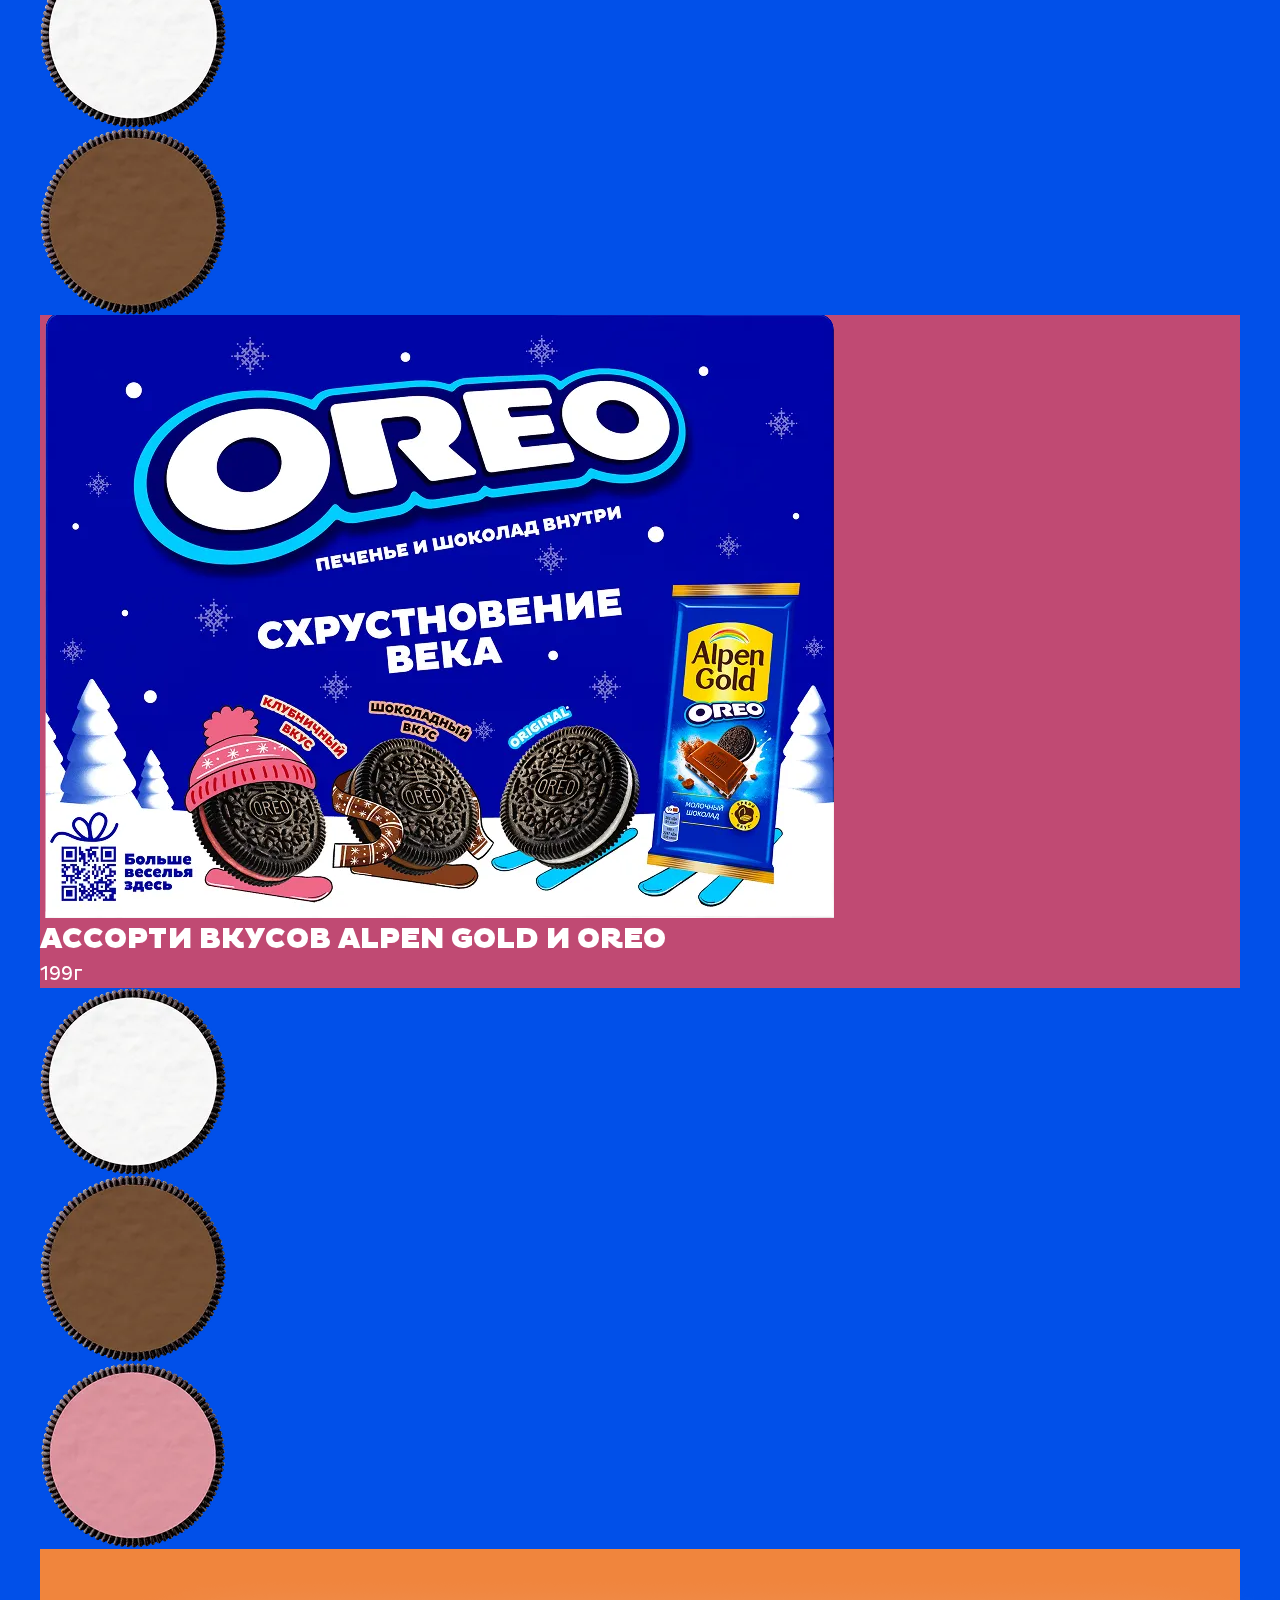
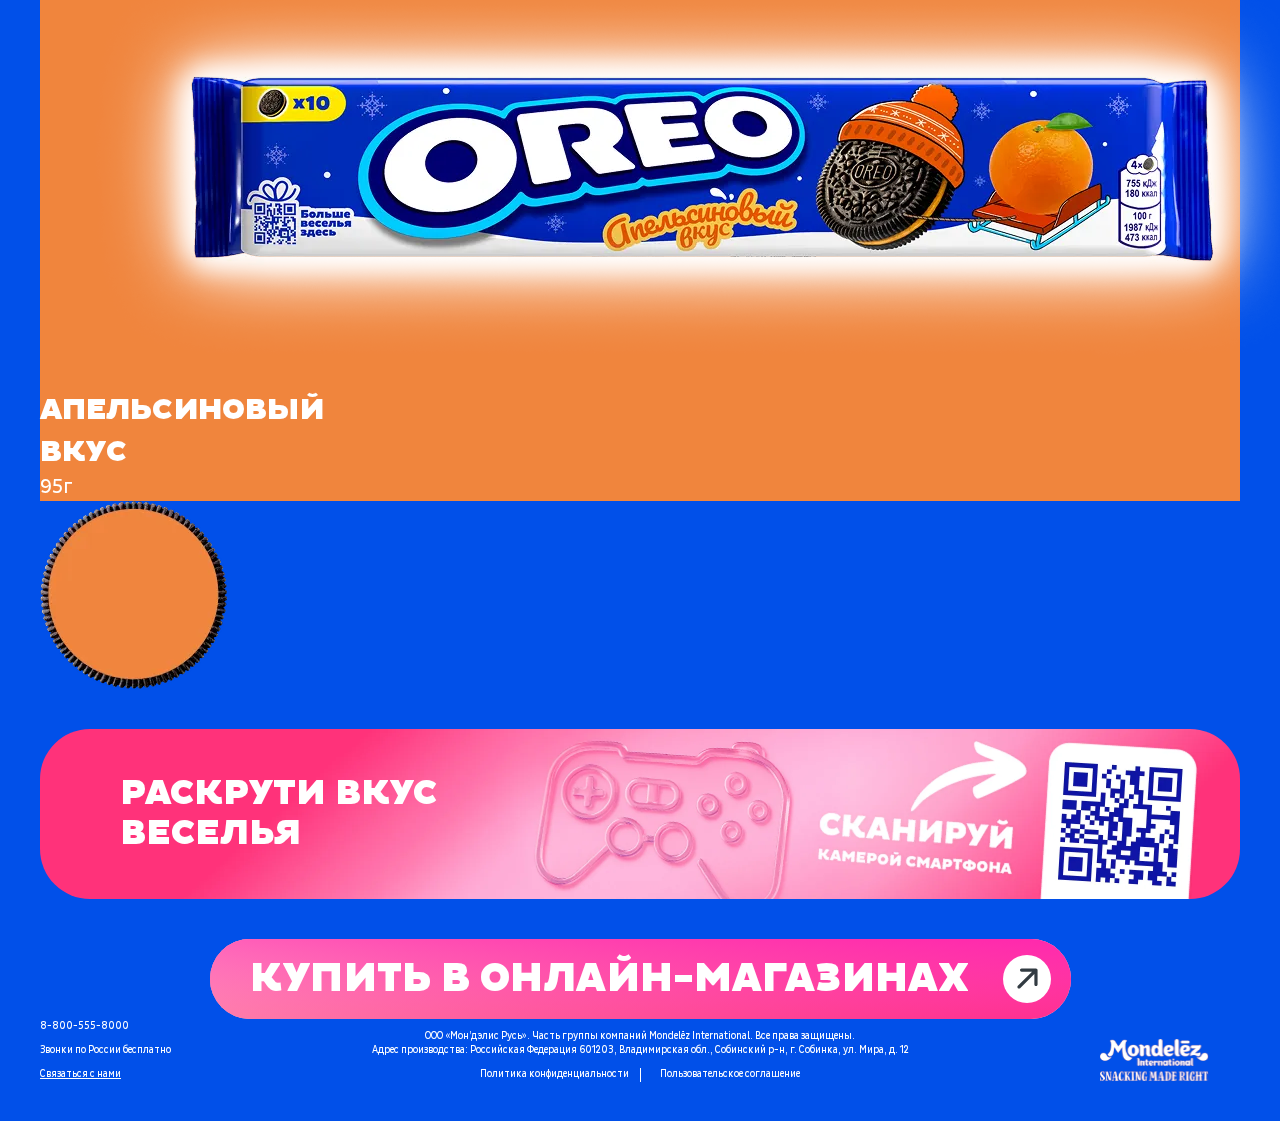
<file: products/2/index.html>
<!DOCTYPE html>
<html lang="ru">
  <head>
    <meta charset="utf-8" />
    <link rel="icon" type="image/x-icon" href="./../../assets/img/favicon.ico" />
    <meta name="theme-color" content="#0150e9" />
    <meta name="description" content="Описание сайта" />
    <meta http-equiv="X-UA-Compatible" content="IE=edge" />
    <meta name="viewport" content="width=device-width, initial-scale=1.0" />
    <link rel="stylesheet" href="https://cdn.jsdelivr.net/npm/swiper@11/swiper-bundle.min.css" />
    <link rel="stylesheet" href="./../../assets/css/styles.min.css" />
    <title>Оригинальный вкус 95г</title>
  </head>
  <body class="body" id="body">
    <!--PRELOADER-->
    <div class="preloader" data-preloader>
      <img src="./../../assets/img/preloader.webp" alt="Oreo" />
    </div>

    <!--HEADER-->
    <header class="header">
      <div class="container">
        <a href="./../../" class="logo" aria-label="Oreo">
          <img src="./../../assets/img/svg/oreo.svg" alt="Oreo" width="100" />
        </a>

        <nav class="navigation">
          <ul class="menu">
            <li><a href="./../../" class="menu__link">Главная</a></li>
            <li><a href="./../../game" class="menu__link">Игра</a></li>
            <li><a href="./../../products/1" class="menu__link active">Продукты</a></li>
            <li><a href="./../../recipes" class="menu__link">Рецепты</a></li>
            <li><a href="./../../facts" class="menu__link">Факты</a></li>
            <li><a href="#" class="menu__link" data-popup-open="brends">Где купить</a></li>
          </ul>
        </nav>

        <button class="burger">
          <span>Меню бургер</span>
        </button>
      </div>
    </header>

    <!--MAIN-->
    <main class="main" id="main">
      <!--SECTION HERO-->
      <section class="section section--hero in-product-page" data-slider="hero">
        <div class="container">
          <div class="swiper hero">
            <div class="swiper-wrapper">
              <div class="swiper-slide" data-number="1">
                <img src="./../../assets/img/hero-bg1.webp" alt="Oreo" />
              </div>
            </div>
          </div>
        </div>
      </section>

      <!--SECTION POST-->
      <section class="section section--post">
        <div class="container">
          <article class="post" style="background-color: var(--blue-light)">
            <h1 class="title title--65">
              ОРИГИНАЛЬНЫЙ <br />ВКУС
              <p class="post-gram"><span>95г</span></p>
            </h1>

            <div class="post-description va--c" data-slider data-space-between="50,30,20" data-auto-height="true">
              <div class="text">
                <p>Печенье OREO с&nbsp;какао <br />и&nbsp;начинкой с&nbsp;ванильным вкусом</p>
                <img src="./../../assets/img/kakao.webp" alt="Oreo" class="kakao" />
              </div>
              <div class="swiper">
                <div class="swiper-wrapper">
                  <div class="swiper-slide">
                    <img src="./../../assets/img/products/2.webp" alt="Oreo" />
                  </div>
                  <!-- <div class="swiper-slide">
                    <img src="./../../assets/img/products/1.webp" alt="Oreo" />
                  </div> -->
                </div>
                <div class="swiper-pagination" data-pagination></div>
              </div>
            </div>

            <ul class="accordeons" data-accordeons>
              <li class="accordeon">
                <div class="question" data-accordeon-toggle><p>СОСТАВ:</p></div>
                <div class="answer">
                  <div class="answer__content">
                    <p>
                      мука пшеничная, сахар, жир растительный (пальмовый), масло растительное (пальмовое), вода, какао-порошок, крахмал кукурузный,
                      сироп глюкозно-фруктозный, разрыхлители (гидрокарбонат натрия, гидрокарбонат аммония), соль, эмульгатор (лецитин соевый),
                      регуляторы кислотности (карбонат аммония, гидроксид натрия), ароматизатор
                    </p>

                    <p>*Может содержать в незначительном количестве молочные продукты</p>
                  </div>
                </div>
              </li>
            </ul>

            <div class="harakteristics">
              <h3 class="title title--20">ХАРАКТЕРИСТИКИ:</h3>
              <div class="harakteristic-item">
                <img src="./../../assets/img/harakteristic/4.webp" alt="Oreo" class="icon" />
                <strong>10&nbsp;<span>шт.</span></strong>
                <p>Печенек <br />в&nbsp;упаковке</p>
              </div>
              <div class="harakteristic-item">
                <img src="./../../assets/img/harakteristic/2.webp" alt="Oreo" class="icon" />
                <strong>12&nbsp;<span>мес</span></strong>
                <p>Срок годности</p>
              </div>
              <div class="harakteristic-item">
                <img src="./../../assets/img/harakteristic/3.webp" alt="Oreo" class="icon" />
                <strong>15±5<span>°C</span></strong>
                <p>Хранить при&nbsp;данной температуре <br />и&nbsp;относительной влажности <br />воздуха не&nbsp;более&nbsp;65%.</p>
              </div>

              <p>Актуальную информацию о продукте смотри на упаковке</p>
            </div>
          </article>
        </div>
      </section>

      <!--SECTION PRODUCTS SLIDER-->
      <section class="section section--product-slider" data-slider data-slides-per-view="2,2,1" data-space-between="68,30,14">
        <div class="container">
          <div class="swiper">
            <div class="swiper-wrapper">
              <!--1-->
              <div class="swiper-slide">
                <article class="recipe">
                  <a href="./../../products/1" class="recipe-thumbnail">
                    <div class="recipe-image figure" style="background-color: #4dbcec">
                      <div class="product-image">
                        <img src="./../../assets/img/products/1.webp" alt="Oreo" />
                      </div>
                      <div class="product-text">
                        <h2>оригинальный <br />ВКУС</h2>
                        <span>228г</span>
                      </div>
                    </div>
                    <ul class="taste">
                      <li><img src="./../../assets/img/taste/2.webp" alt="Oreo" /></li>
                    </ul>
                  </a>
                </article>
              </div>

              <!--3-->
              <div class="swiper-slide">
                <article class="recipe">
                  <a href="./../../products/3" class="recipe-thumbnail">
                    <div class="recipe-image figure" style="background-color: #4dbcec">
                      <div class="product-image">
                        <img src="./../../assets/img/products/3.webp" alt="Oreo" />
                      </div>
                      <div class="product-text">
                        <h2>оригинальный <br />ВКУС</h2>
                        <span>38г</span>
                      </div>
                    </div>
                    <ul class="taste">
                      <li><img src="./../../assets/img/taste/2.webp" alt="Oreo" /></li>
                    </ul>
                  </a>
                </article>
              </div>

              <!--4-->
              <div class="swiper-slide">
                <article class="recipe">
                  <a href="./../../products/4" class="recipe-thumbnail">
                    <div class="recipe-image figure" style="background-color: #ea7686">
                      <div class="product-image">
                        <img src="./../../assets/img/products/4.webp" alt="Oreo" />
                      </div>
                      <div class="product-text">
                        <h2>КЛУБНИЧНЫЙ <br />ВКУС</h2>
                        <span>228г</span>
                      </div>
                    </div>
                    <ul class="taste">
                      <li><img src="./../../assets/img/taste/3.webp" alt="Oreo" /></li>
                    </ul>
                  </a>
                </article>
              </div>

              <!--5-->
              <div class="swiper-slide">
                <article class="recipe">
                  <a href="./../../products/5" class="recipe-thumbnail">
                    <div class="recipe-image figure" style="background-color: #ea7686">
                      <div class="product-image">
                        <img src="./../../assets/img/products/5.webp" alt="Oreo" />
                      </div>
                      <div class="product-text">
                        <h2>КЛУБНИЧНЫЙ <br />ВКУС</h2>
                        <span>95г</span>
                      </div>
                    </div>
                    <ul class="taste">
                      <li><img src="./../../assets/img/taste/3.webp" alt="Oreo" /></li>
                    </ul>
                  </a>
                </article>
              </div>

              <!--6-->
              <div class="swiper-slide">
                <article class="recipe">
                  <a href="./../../products/6" class="recipe-thumbnail">
                    <div class="recipe-image figure" style="background-color: #a16f4d">
                      <div class="product-image">
                        <img src="./../../assets/img/products/6.webp" alt="Oreo" />
                      </div>
                      <div class="product-text">
                        <h2>ШОКОЛАДНЫЙ <br />ВКУС</h2>
                        <span>228г</span>
                      </div>
                    </div>
                    <ul class="taste">
                      <li><img src="./../../assets/img/taste/1.webp" alt="Oreo" /></li>
                    </ul>
                  </a>
                </article>
              </div>

              <!--7-->
              <div class="swiper-slide">
                <article class="recipe">
                  <a href="./../../products/7" class="recipe-thumbnail">
                    <div class="recipe-image figure" style="background-color: #a16f4d">
                      <div class="product-image">
                        <img src="./../../assets/img/products/7.webp" alt="Oreo" />
                      </div>
                      <div class="product-text">
                        <h2>ШОКОЛАДНЫЙ ВКУС</h2>
                        <span>95г</span>
                      </div>
                    </div>
                    <ul class="taste">
                      <li><img src="./../../assets/img/taste/1.webp" alt="Oreo" /></li>
                    </ul>
                  </a>
                </article>
              </div>
            </div>
          </div>
        </div>
      </section>

      <section class="section section--postImage">
        <img src="./../../assets/img/hero/man.webp" alt="Oreo" />
      </section>

      <section class="section section-title mb">
        <h2 class="title">СЕЗОННОЕ ПРЕДЛОЖЕНИЕ</h2>
      </section>

      <!--SECTION PRODUCTS LIST-->
      <section class="section section--products">
        <div class="container">
          <ul class="recipes">
            <!--8-->
            <li>
              <article class="recipe">
                <a href="./../../products/8" class="recipe-thumbnail">
                  <div class="recipe-image figure" style="background-color: #e5c479">
                    <div class="product-image">
                      <img src="./../../assets/img/products/8.webp" alt="Oreo" />
                    </div>
                    <div class="product-text">
                      <h2>НАБОР <br />ОREO</h2>
                      <span>456г</span>
                    </div>
                  </div>
                  <ul class="taste">
                    <li><img src="./../../assets/img/taste/2.webp" alt="Oreo" /></li>
                    <li><img src="./../../assets/img/taste/1.webp" alt="Oreo" /></li>
                  </ul>
                </a>
              </article>
            </li>

            <!--9-->
            <li>
              <article class="recipe">
                <a href="./../../products/9" class="recipe-thumbnail">
                  <div class="recipe-image figure" style="background-color: #c04a73">
                    <div class="product-image">
                      <img src="./../../assets/img/products/9.webp" alt="Oreo" />
                    </div>
                    <div class="product-text">
                      <h2>АССОРТИ&nbsp;ВКУСОВ ALPEN GOLD И&nbsp;OREO</h2>
                      <span>199г</span>
                    </div>
                  </div>
                  <ul class="taste">
                    <li><img src="./../../assets/img/taste/2.webp" alt="Oreo" /></li>
                    <li><img src="./../../assets/img/taste/1.webp" alt="Oreo" /></li>
                    <li><img src="./../../assets/img/taste/3.webp" alt="Oreo" /></li>
                  </ul>
                </a>
              </article>
            </li>

            <!--10-->
            <li>
              <article class="recipe">
                <a href="./../../products/10" class="recipe-thumbnail">
                  <div class="recipe-image figure" style="background-color: #f0853d">
                    <div class="product-image">
                      <img src="./../../assets/img/products/10.webp" alt="Oreo" />
                    </div>
                    <div class="product-text">
                      <h2>АПЕЛЬСИНОВЫЙ <br />ВКУС</h2>
                      <span>95г</span>
                    </div>
                  </div>
                  <ul class="taste">
                    <li><img src="./../../assets/img/taste/4.webp" alt="Oreo" /></li>
                  </ul>
                </a>
              </article>
            </li>
          </ul>
        </div>
      </section>

      <!--SECTION BUNNER-->
      <section class="section section--banner">
        <div class="container">
          <a href="#" class="banner">
            <h2 class="title">РАСКРУТИ ВКУС <br />ВЕСЕЛЬЯ</h2>
            <button type="button" class="button button--white"><span>Играть</span></button>
          </a>
        </div>
      </section>

      <!--SECTION MARKETS BUTTON-->
      <section class="section section--recipes-footer">
        <div class="container">
          <div class="buttons full">
            <button type="button" class="button big" data-popup-open="brends">
              <span>Купить <span class="del-in-mobil">в</span> онлайн<span class="del-in-mobil">-магазинах</span></span>
              <img src="./../../assets/img/svg/arrow.svg" alt="Oreo" />
            </button>
          </div>
        </div>
      </section>
    </main>

    <!--FOOTER-->
    <footer class="footer">
      <div class="container">
        <menu class="footer-menu">
          <li><a href="tel:88005558000">8-800-555-8000</a></li>
          <li><span>Звонки по России бесплатно</span></li>
          <li>
            <a href="https://contactus.mdlzapps.com/mondelezinternationalcom/contact/ru-RU/" class="underline" target="_blank">Связаться с нами</a>
          </li>
        </menu>

        <div class="footer-copy">
          <address>
            ООО «Мон’дэлис Русь». Часть группы компаний Mondelēz International. Все&nbsp;права&nbsp;защищены.<br />
            Адрес производства: Российская Федерация 601203, Владимирская обл., Собинский р-н, г. Собинка, ул. Мира, д. 12
          </address>
          <ul>
            <li>
              <a href="https://privacy.mondelezinternational.com/ru/ru-RU/privacy-policy/" target="_blank">Политика конфиденциальности</a>
            </li>
            <li>
              <a href="https://privacy.mondelezinternational.com/ru/ru-RU/legal-notices/" target="_blank">Пользовательское соглашение</a>
            </li>
          </ul>
        </div>

        <div class="footer-logo">
          <a href="https://www.mondelezinternational.com/" target="_blank">
            <img src="./../../assets/img/svg/mondelez.svg" alt="mondelezinternational" />
          </a>
        </div>
      </div>
    </footer>

    <!--POPUPS-->
    <div class="backdrop" data-backdrop>
      <div class="popup" data-popup>
        <!--Brends popup-->
        <div class="popup-content" id="brends">
          <button class="popup-close" data-popup-close>Закрыть</button>
          <h2 class="title">ГДЕ КУПИТЬ?</h2>
          <ul class="brends">
            <li>
              <a href="https://5ka.ru/search/?text=oreo" target="_blank">
                <span class="brend-link-text">www.5ka.ru</span>
                <div class="brend">
                  <img src="./../../assets/img/brends/1.webp" alt="Пятёрочка" />
                </div>
              </a>
            </li>
            <li>
              <a href="https://www.perekrestok.ru/cat/search?search=oreo" target="_blank">
                <span class="brend-link-text">www.perekrestok.ru</span>
                <div class="brend">
                  <img src="./../../assets/img/brends/2.webp" alt="Перекрёсток" />
                </div>
              </a>
            </li>
            <li>
              <a href="https://www.vprok.ru/catalog/search?text=oreo&utm_referrer=https%3A%2F%2Fwww.vprok.ru%2F" target="_blank">
                <span class="brend-link-text">www.vprok.ru</span>
                <div class="brend">
                  <img src="./../../assets/img/brends/3.webp" alt="Впрок" />
                </div>
              </a>
            </li>
            <li>
              <a href="https://www.utkonos.ru/search/oreo" target="_blank">
                <span class="brend-link-text">www.utkonos.ru</span>
                <div class="brend">
                  <img src="./../../assets/img/brends/4.webp" alt="Утконос" />
                </div>
              </a>
            </li>
            <li>
              <a href="#" target="_blank">
                <span class="brend-link-text">www.KUPER.ru</span>
                <div class="brend">
                  <img src="./../../assets/img/brends/5.webp" alt="Купер" />
                </div>
              </a>
            </li>
            <li>
              <a href="https://samokat.ru/product/pechene-oreo-228-g?utm_source=product_share" target="_blank">
                <span class="brend-link-text">www.SAMOKAT.ru</span>
                <div class="brend">
                  <img src="./../../assets/img/brends/6.webp" alt="Самокат" />
                </div>
              </a>
            </li>
            <li>
              <a
                href="https://market.yandex.ru/search?text=oreo&hid=15714122&hid=16011677&hid=4951523&rs=eJwzylcy5WLJL0rNFzj26CGzEgsHgwALmGSAkBoMWQxVHIYmFhYW5maGDYwLD7F2MTJxMFaxcpzq28--gZHhE6MwB4MEgwKIqzB38UV2hcez1zH9ZYzYq2Pfy-Q3M95-KtMO11D7FUwgFQAJ5SAW&glfilter=7893318%3A14888761"
                target="_blank"
              >
                <span class="brend-link-text">Market.yandex.ru</span>
                <div class="brend">
                  <img src="./../../assets/img/brends/7.webp" alt="Яндекс Маркет" />
                </div>
              </a>
            </li>
            <li>
              <a
                href="https://www.ozon.ru/category/pechene-pryaniki-i-vafli-9381/oreo-135984965/?brand_was_predicted=true&category_was_predicted=true&deny_category_prediction=true&from_global=true&text=oreo"
                target="_blank"
              >
                <span class="brend-link-text">www.ozon.ru</span>
                <div class="brend">
                  <img src="./../../assets/img/brends/8.webp" alt="Ozon" />
                </div>
              </a>
            </li>
            <li>
              <a href="https://lenta.com/search/oreo/" target="_blank">
                <span class="brend-link-text">www.lenta.ru</span>
                <div class="brend">
                  <img src="./../../assets/img/brends/9.webp" alt="Лента" />
                </div>
              </a>
            </li>
            <li>
              <a href="#" target="_blank">
                <span class="brend-link-text">www.wildberries.ru</span>
                <div class="brend">
                  <img src="./../../assets/img/brends/10.webp" alt="Wildberries" />
                </div>
              </a>
            </li>
            <li>
              <a href="https://magnit.ru/search?term=oreo" target="_blank">
                <span class="brend-link-text">www.magnit.ru</span>
                <div class="brend">
                  <img src="./../../assets/img/brends/11.webp" alt="Магнит" />
                </div>
              </a>
            </li>
            <li>
              <a href="https://lavka.yandex.ru/search?text=oreo" target="_blank">
                <span class="brend-link-text">lavka.yandex.ru</span>
                <div class="brend">
                  <img src="./../../assets/img/brends/12.webp" alt="Яндекс Лавка" />
                </div>
              </a>
            </li>
          </ul>
        </div>
      </div>
    </div>

    <script src="https://cdn.jsdelivr.net/npm/swiper@11/swiper-bundle.min.js"></script>
    <script src="./../../assets/js/scripts.js" type="module" defer></script>
  </body>
</html>
</file>
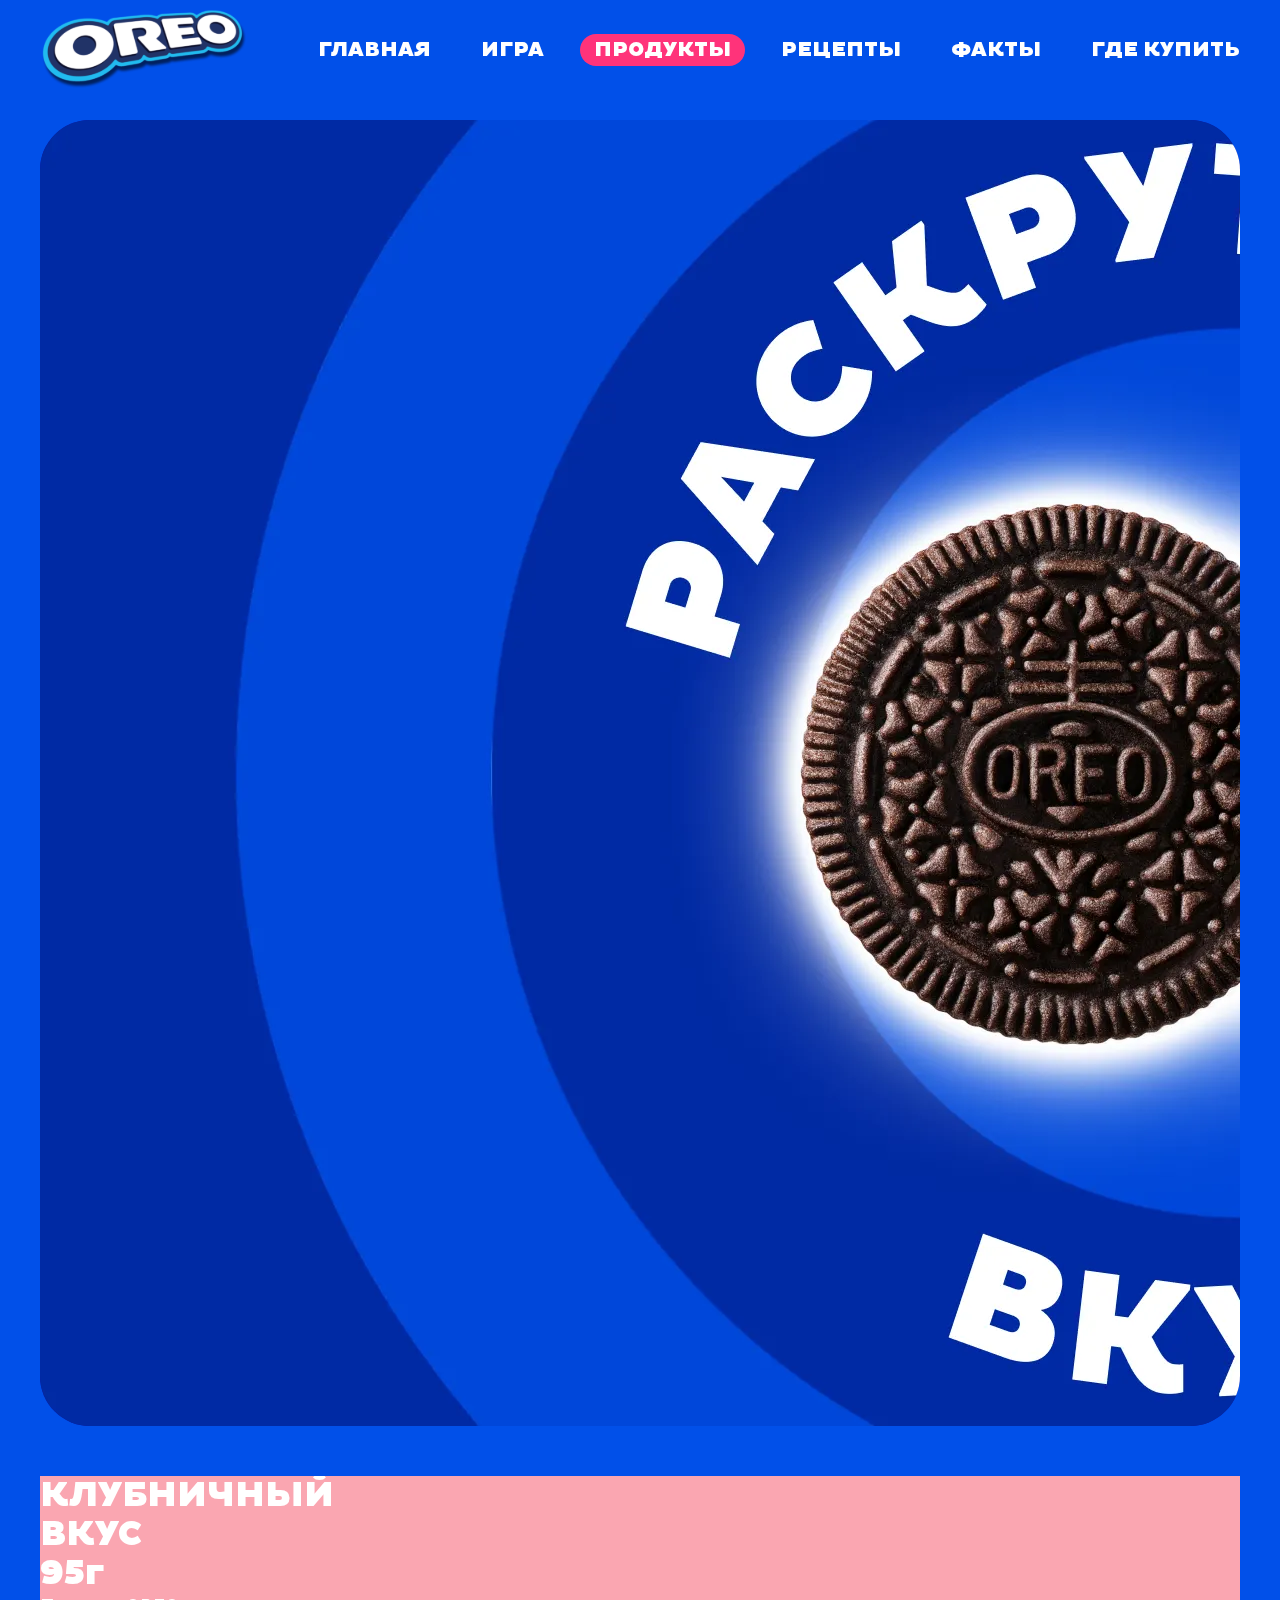
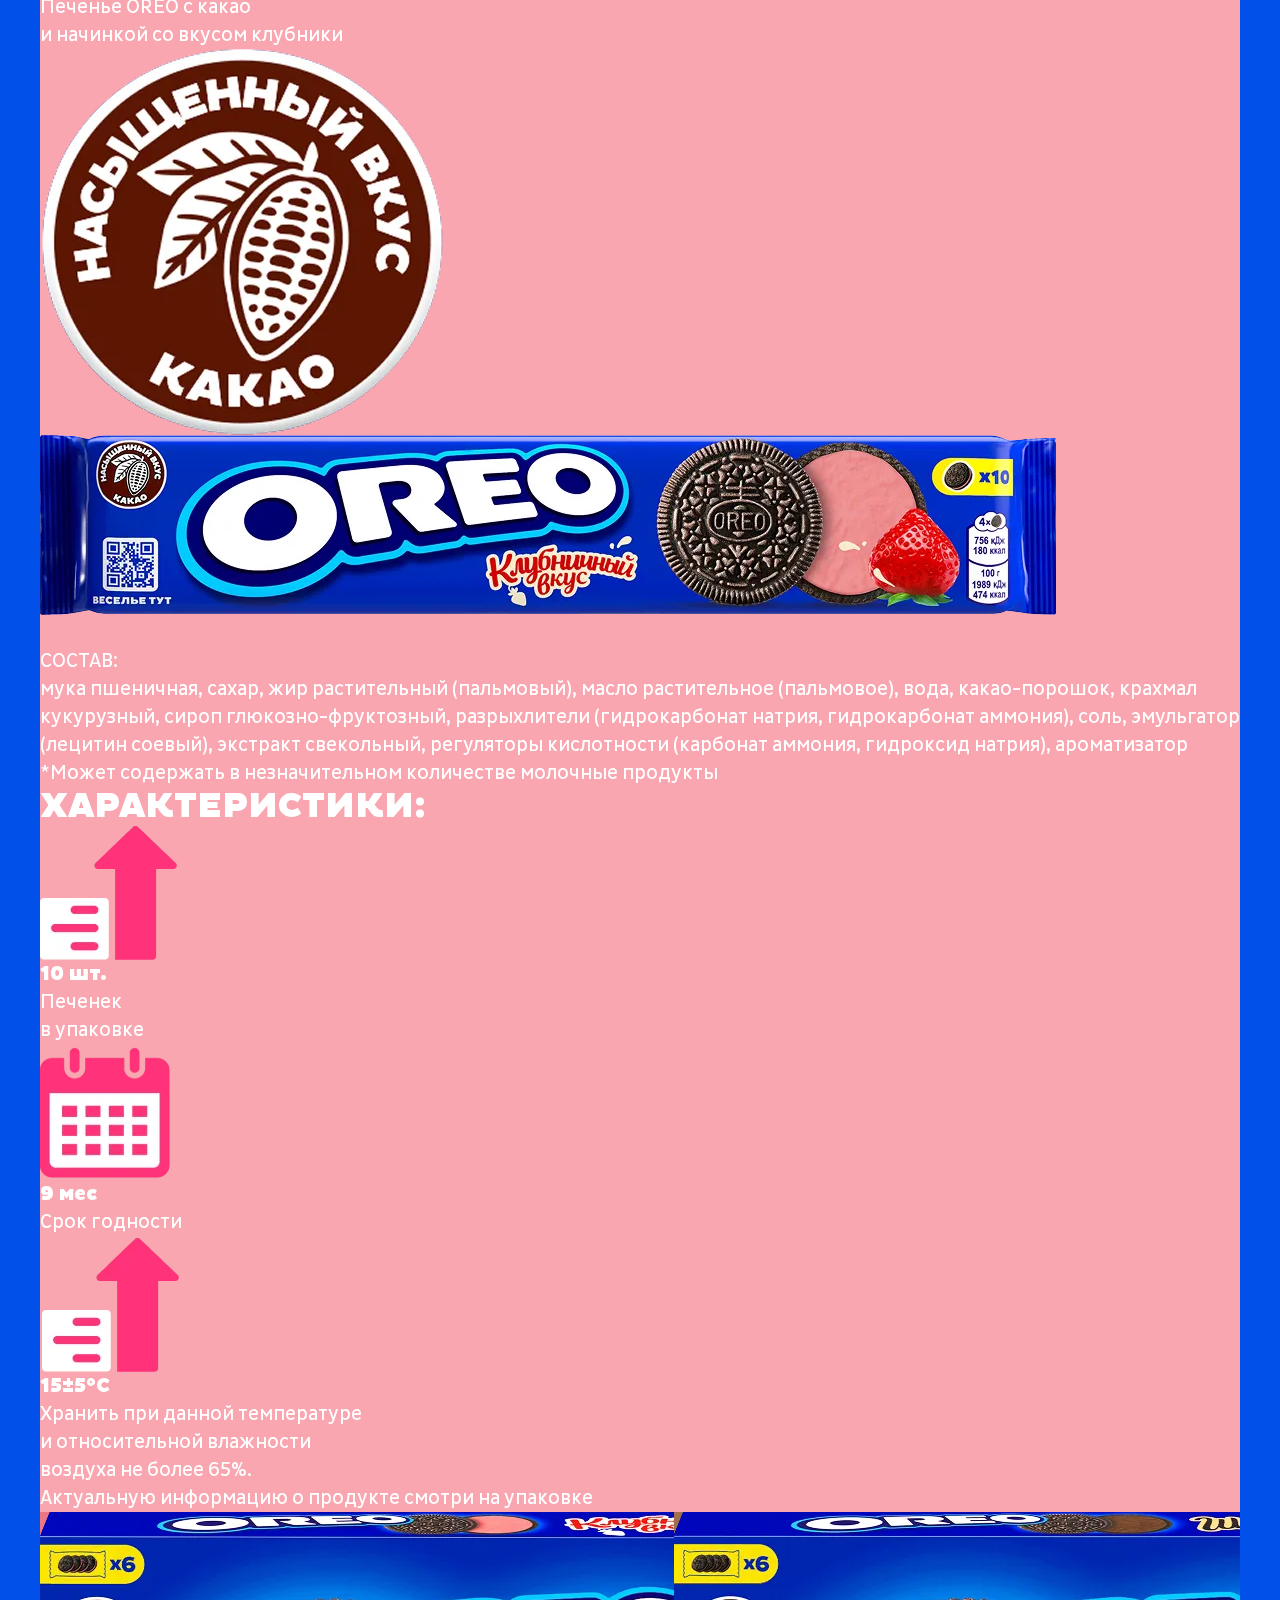
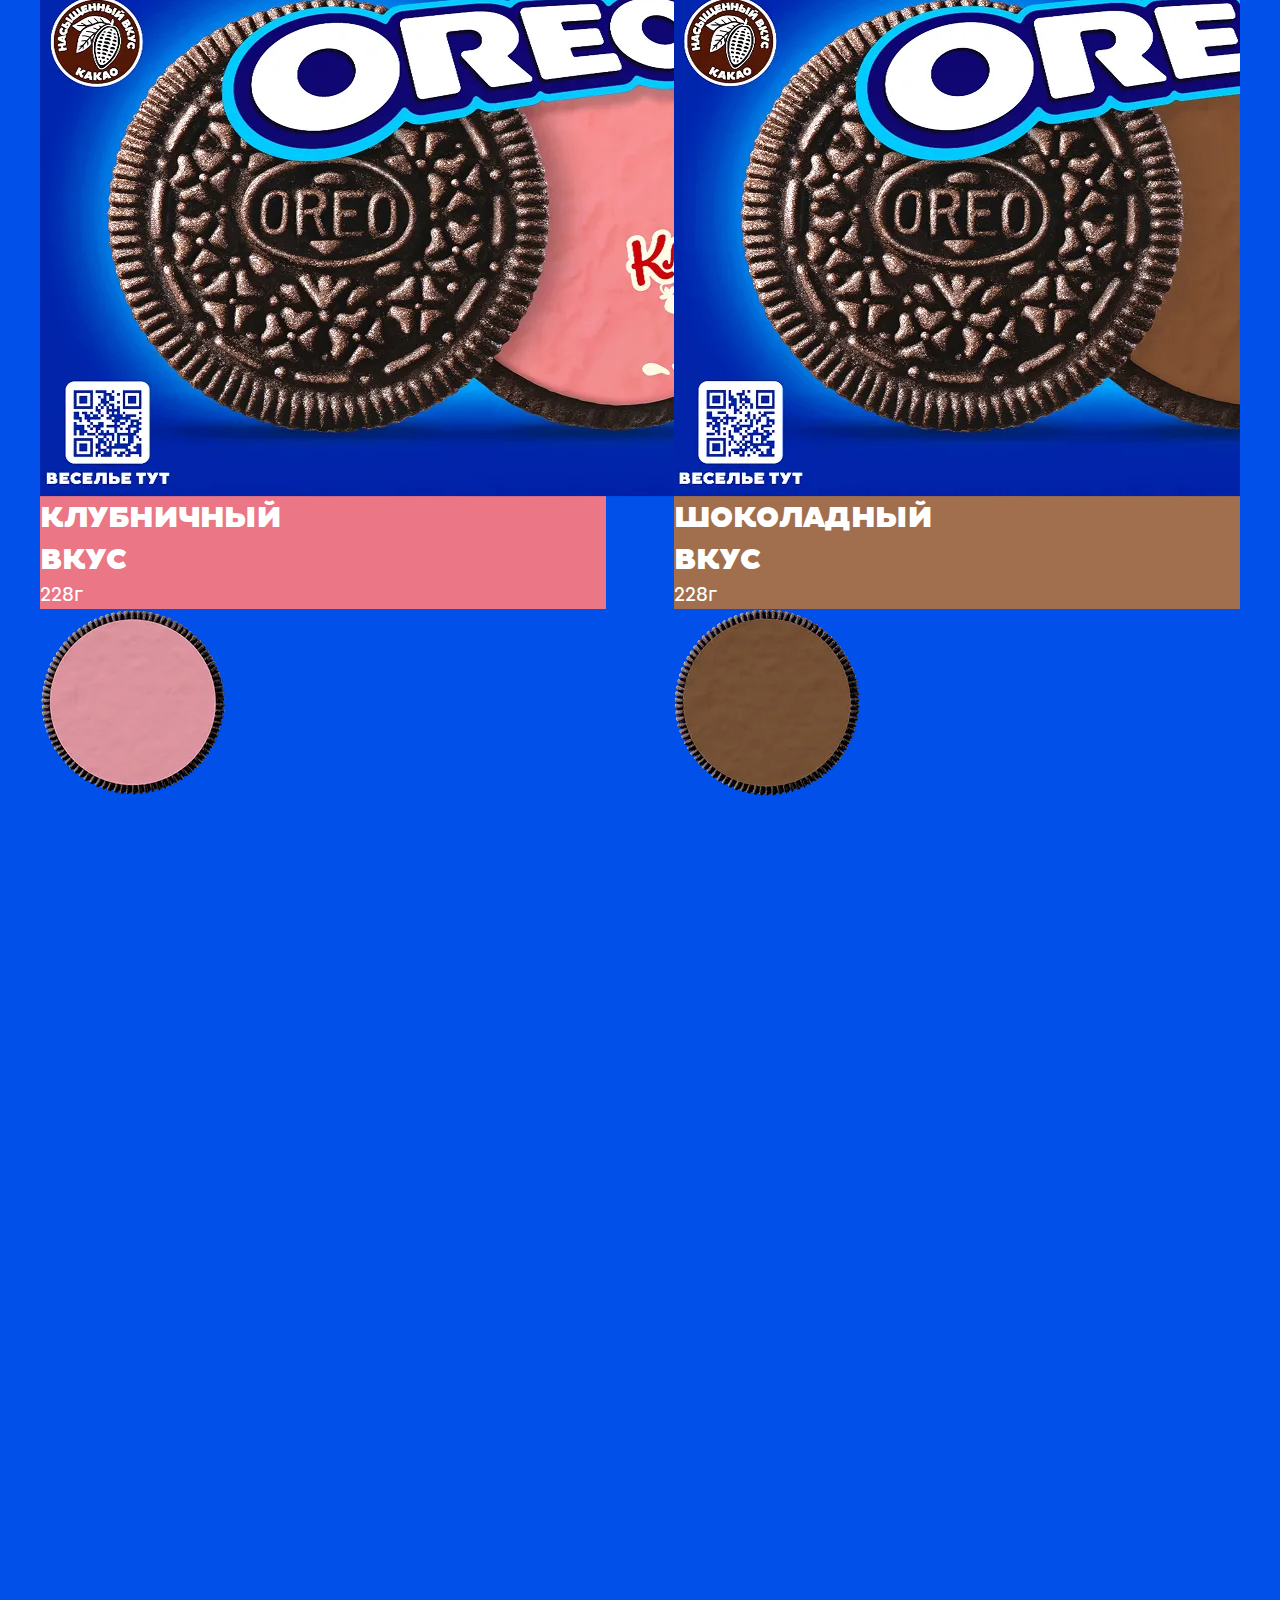
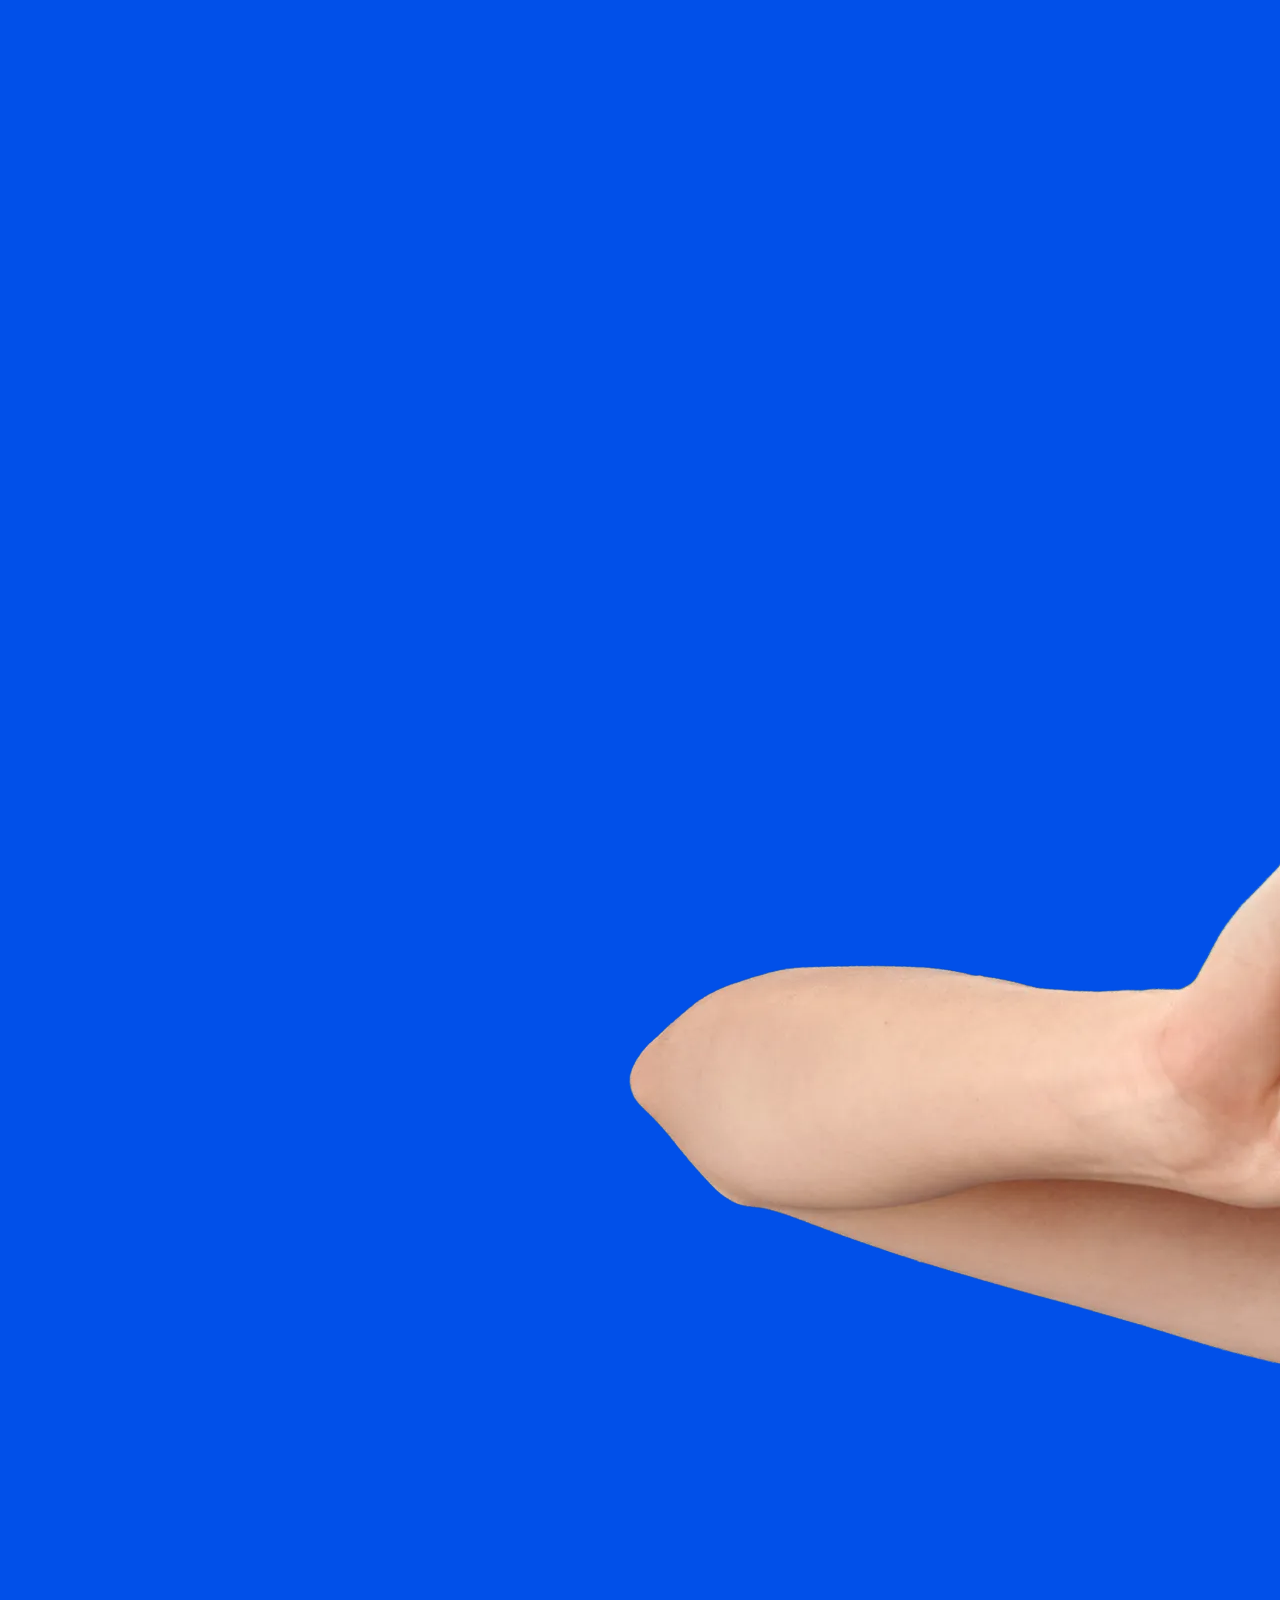
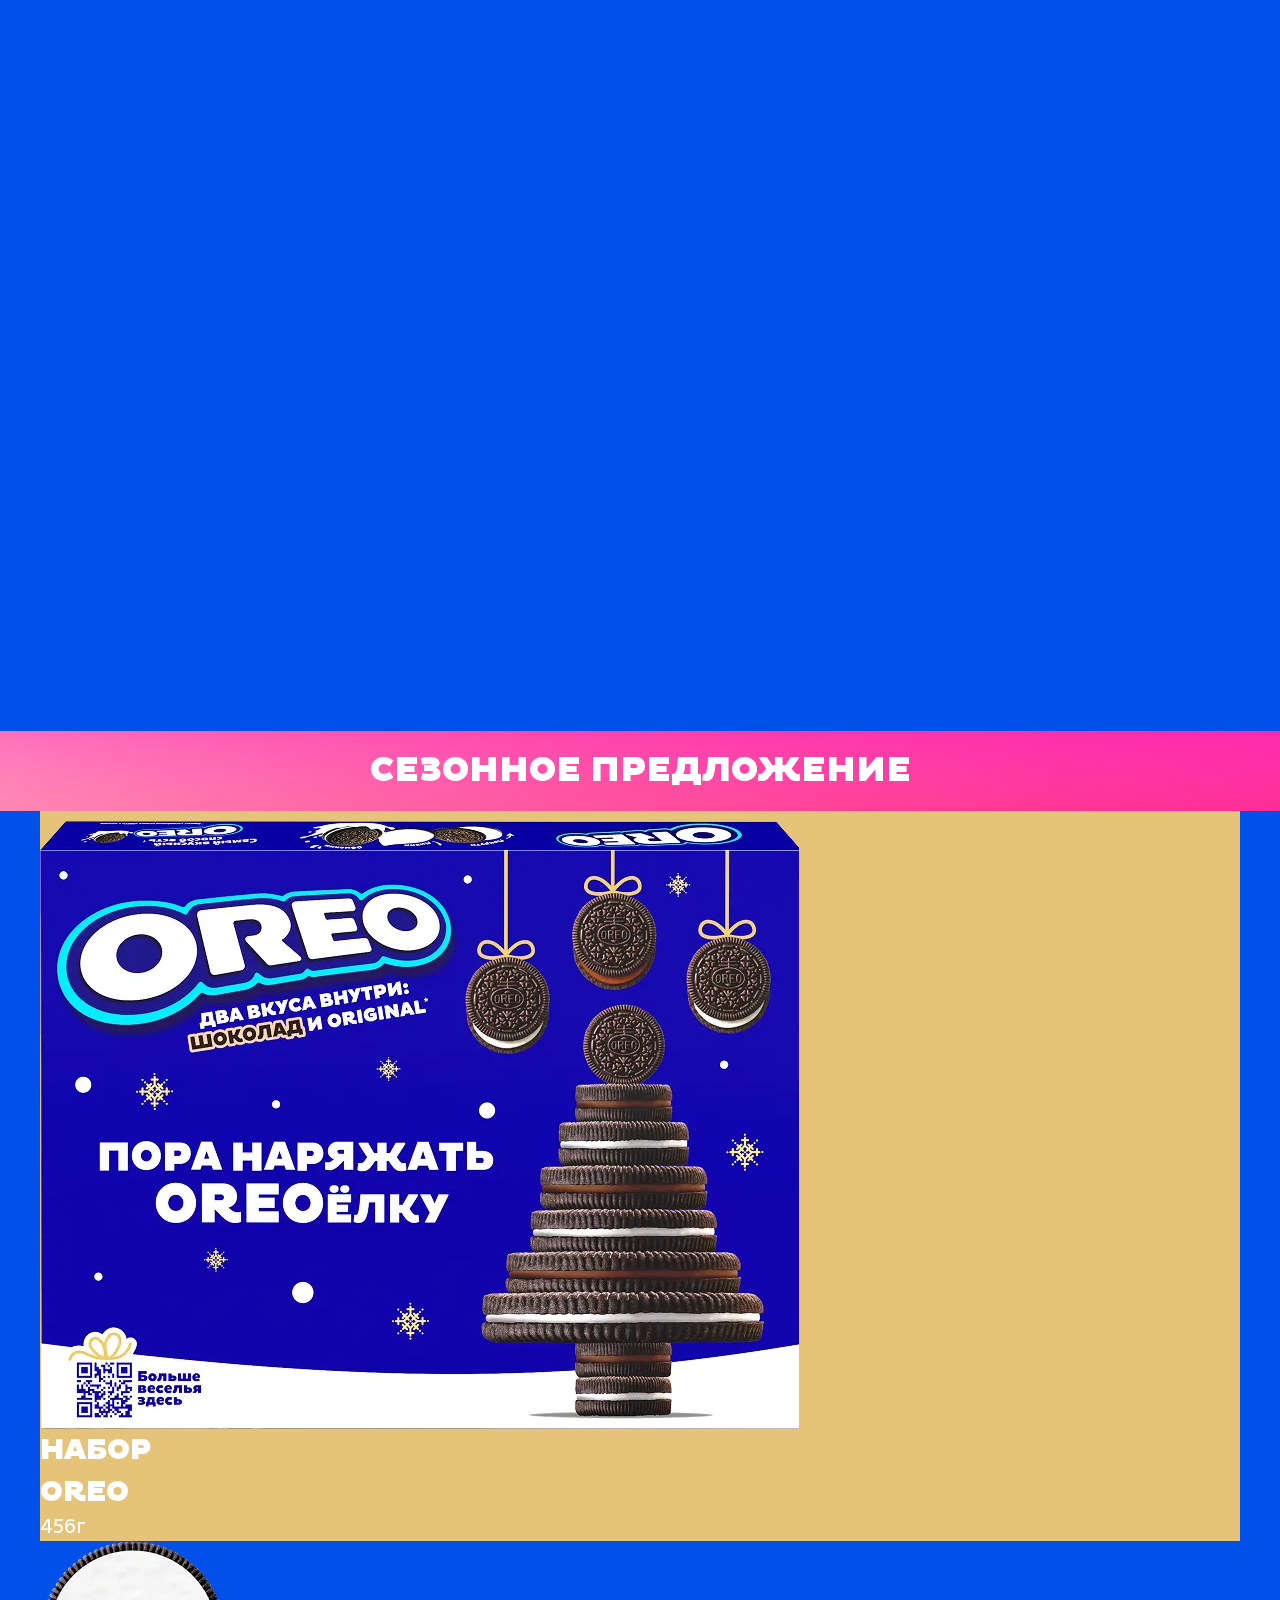
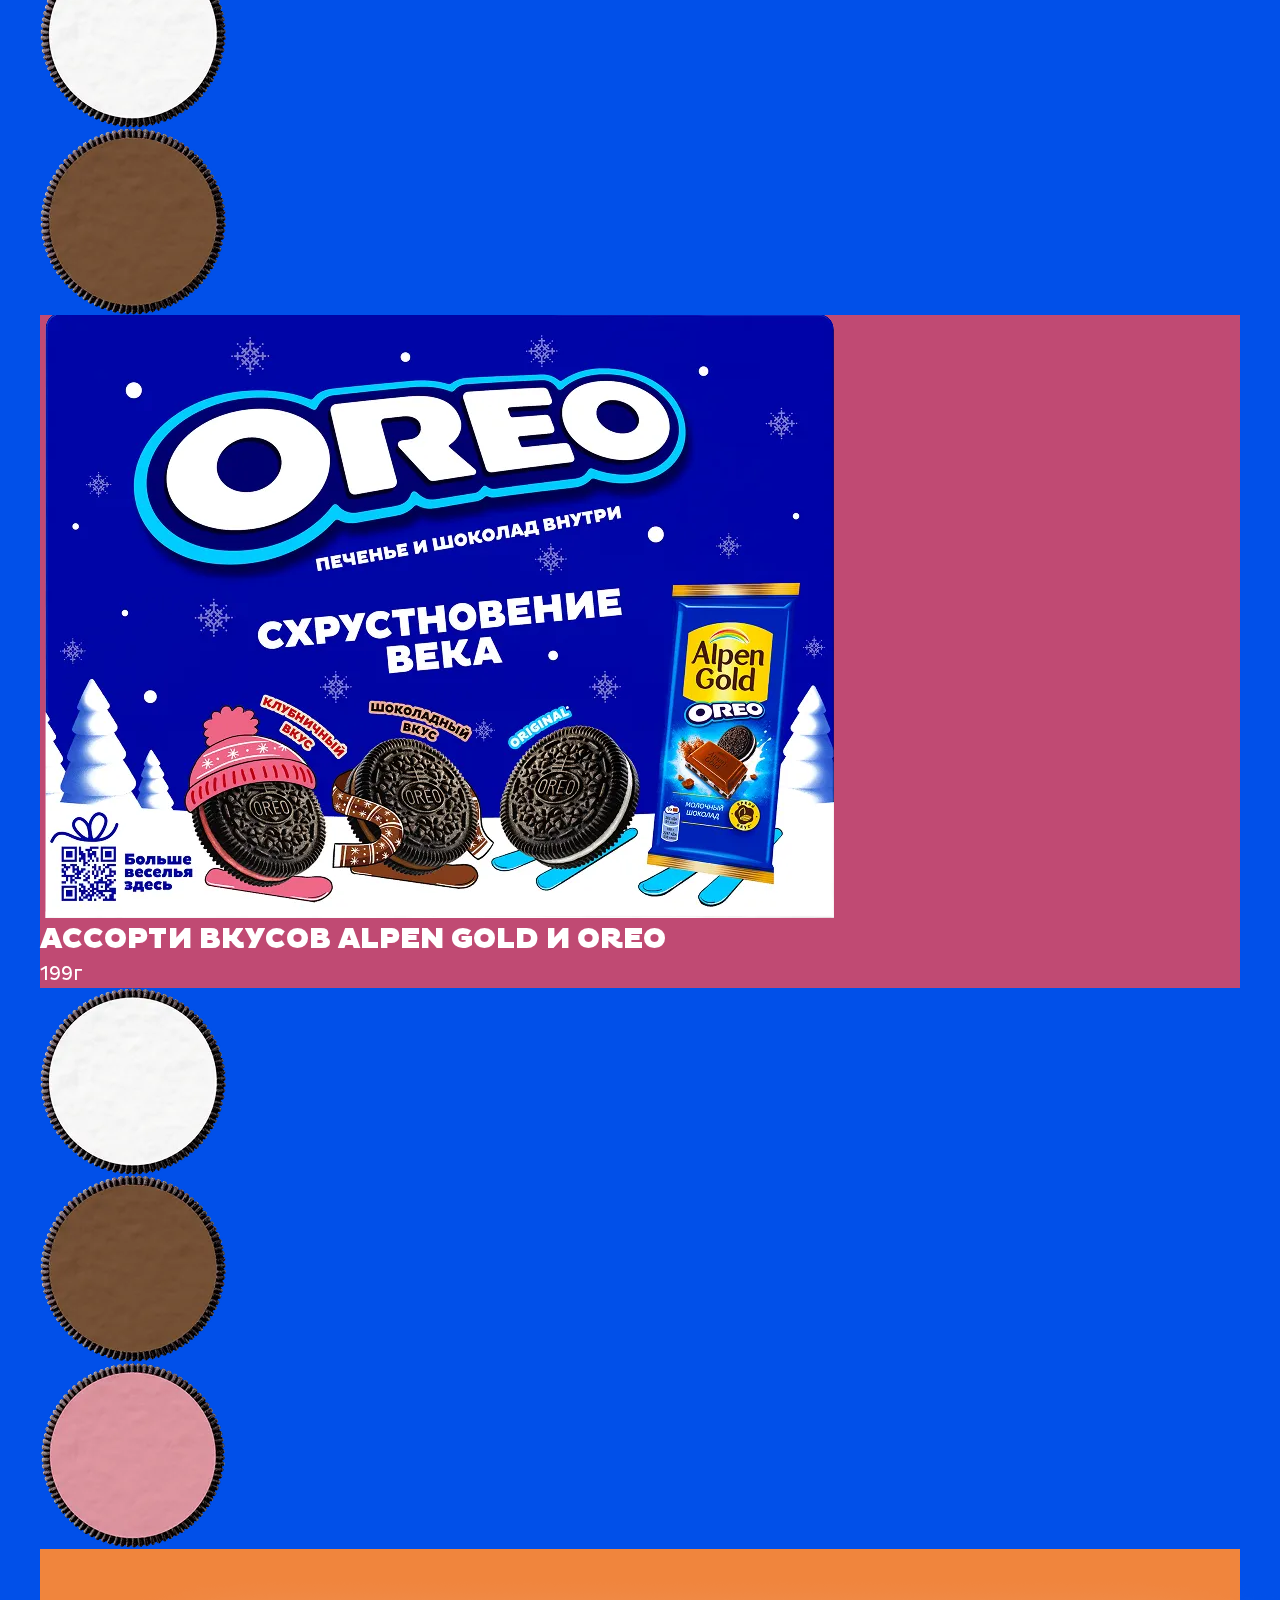
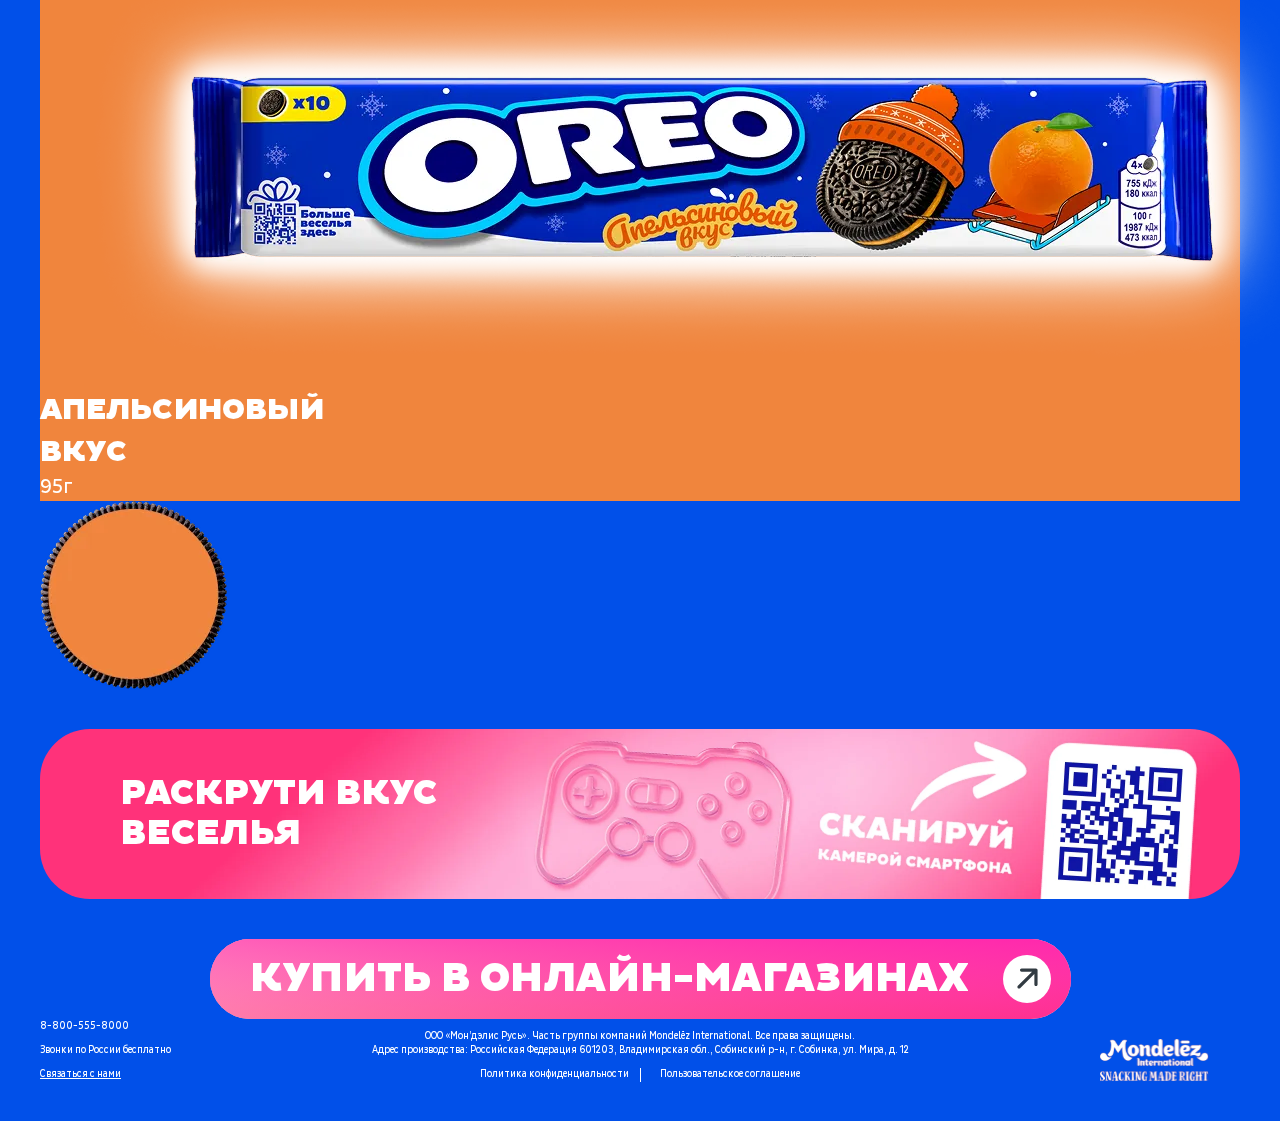
<file: products/5/index.html>
<!DOCTYPE html>
<html lang="ru">
  <head>
    <meta charset="utf-8" />
    <link rel="icon" type="image/x-icon" href="./../../assets/img/favicon.ico" />
    <meta name="theme-color" content="#0150e9" />
    <meta name="description" content="Описание сайта" />
    <meta http-equiv="X-UA-Compatible" content="IE=edge" />
    <meta name="viewport" content="width=device-width, initial-scale=1.0" />
    <link rel="stylesheet" href="https://cdn.jsdelivr.net/npm/swiper@11/swiper-bundle.min.css" />
    <link rel="stylesheet" href="./../../assets/css/styles.min.css" />
    <title>Клубничный вкус 95г</title>
  </head>
  <body class="body" id="body">
    <!--PRELOADER-->
    <div class="preloader" data-preloader>
      <img src="./../../assets/img/preloader.webp" alt="Oreo" />
    </div>

    <!--HEADER-->
    <header class="header">
      <div class="container">
        <a href="./../../" class="logo" aria-label="Oreo">
          <img src="./../../assets/img/svg/oreo.svg" alt="Oreo" width="100" />
        </a>

        <nav class="navigation">
          <ul class="menu">
            <li><a href="./../../" class="menu__link">Главная</a></li>
            <li><a href="./../../game" class="menu__link">Игра</a></li>
            <li><a href="./../../products/1" class="menu__link active">Продукты</a></li>
            <li><a href="./../../recipes" class="menu__link">Рецепты</a></li>
            <li><a href="./../../facts" class="menu__link">Факты</a></li>
            <li><a href="#" class="menu__link" data-popup-open="brends">Где купить</a></li>
          </ul>
        </nav>

        <button class="burger">
          <span>Меню бургер</span>
        </button>
      </div>
    </header>

    <!--MAIN-->
    <main class="main" id="main">
      <!--SECTION HERO-->
      <section class="section section--hero in-product-page" data-slider="hero">
        <div class="container">
          <div class="swiper hero">
            <div class="swiper-wrapper">
              <div class="swiper-slide" data-number="1">
                <img src="./../../assets/img/hero-bg2.webp" alt="Oreo" />
              </div>
            </div>
          </div>
        </div>
      </section>

      <!--SECTION POST-->
      <section class="section section--post">
        <div class="container">
          <article class="post" style="background-color: #faa6b1">
            <h1 class="title title--65">
              КЛУБНИЧНЫЙ <br />ВКУС
              <p class="post-gram"><span>95г</span></p>
            </h1>

            <div class="post-description va--c" data-slider data-space-between="50,30,20" data-auto-height="true">
              <div class="text">
                <p>Печенье OREO с&nbsp;какао <br />и&nbsp;начинкой со&nbsp;вкусом клубники</p>
                <img src="./../../assets/img/kakao.webp" alt="Oreo" class="kakao" />
              </div>
              <div class="swiper">
                <div class="swiper-wrapper">
                  <div class="swiper-slide">
                    <img src="./../../assets/img/products/5.webp" alt="Oreo" />
                  </div>
                  <!-- <div class="swiper-slide">
                    <img src="./../../assets/img/products/1.webp" alt="Oreo" />
                  </div> -->
                </div>
                <div class="swiper-pagination" data-pagination></div>
              </div>
            </div>

            <ul class="accordeons" data-accordeons>
              <li class="accordeon">
                <div class="question" data-accordeon-toggle><p>СОСТАВ:</p></div>
                <div class="answer">
                  <div class="answer__content">
                    <p>
                      мука пшеничная, сахар, жир растительный (пальмовый), масло растительное (пальмовое), вода, какао-порошок, крахмал кукурузный,
                      сироп глюкозно-фруктозный, разрыхлители (гидрокарбонат натрия, гидрокарбонат аммония), соль, эмульгатор (лецитин соевый),
                      экстракт свекольный, регуляторы кислотности (карбонат аммония, гидроксид натрия), ароматизатор
                    </p>

                    <p>*Может содержать в незначительном количестве молочные продукты</p>
                  </div>
                </div>
              </li>
            </ul>

            <div class="harakteristics">
              <h3 class="title title--20">ХАРАКТЕРИСТИКИ:</h3>
              <div class="harakteristic-item">
                <img src="./../../assets/img/harakteristic/4.webp" alt="Oreo" class="icon" />
                <strong>10&nbsp;<span>шт.</span></strong>
                <p>Печенек <br />в&nbsp;упаковке</p>
              </div>
              <div class="harakteristic-item">
                <img src="./../../assets/img/harakteristic/2.webp" alt="Oreo" class="icon" />
                <strong>9&nbsp;<span>мес</span></strong>
                <p>Срок годности</p>
              </div>
              <div class="harakteristic-item">
                <img src="./../../assets/img/harakteristic/3.webp" alt="Oreo" class="icon" />
                <strong>15±5<span>°C</span></strong>
                <p>Хранить при&nbsp;данной температуре <br />и&nbsp;относительной влажности <br />воздуха не&nbsp;более&nbsp;65%.</p>
              </div>

              <p>Актуальную информацию о продукте смотри на упаковке</p>
            </div>
          </article>
        </div>
      </section>

      <!--SECTION PRODUCTS SLIDER-->
      <section class="section section--product-slider" data-slider data-slides-per-view="2,2,1" data-space-between="68,30,14">
        <div class="container">
          <div class="swiper">
            <div class="swiper-wrapper">
              <!--4-->
              <div class="swiper-slide">
                <article class="recipe">
                  <a href="./../../products/4" class="recipe-thumbnail">
                    <div class="recipe-image figure" style="background-color: #ea7686">
                      <div class="product-image">
                        <img src="./../../assets/img/products/4.webp" alt="Oreo" />
                      </div>
                      <div class="product-text">
                        <h2>КЛУБНИЧНЫЙ <br />ВКУС</h2>
                        <span>228г</span>
                      </div>
                    </div>
                    <ul class="taste">
                      <li><img src="./../../assets/img/taste/3.webp" alt="Oreo" /></li>
                    </ul>
                  </a>
                </article>
              </div>

              <!--6-->
              <div class="swiper-slide">
                <article class="recipe">
                  <a href="./../../products/6" class="recipe-thumbnail">
                    <div class="recipe-image figure" style="background-color: #a16f4d">
                      <div class="product-image">
                        <img src="./../../assets/img/products/6.webp" alt="Oreo" />
                      </div>
                      <div class="product-text">
                        <h2>ШОКОЛАДНЫЙ <br />ВКУС</h2>
                        <span>228г</span>
                      </div>
                    </div>
                    <ul class="taste">
                      <li><img src="./../../assets/img/taste/1.webp" alt="Oreo" /></li>
                    </ul>
                  </a>
                </article>
              </div>

              <!--7-->
              <div class="swiper-slide">
                <article class="recipe">
                  <a href="./../../products/7" class="recipe-thumbnail">
                    <div class="recipe-image figure" style="background-color: #a16f4d">
                      <div class="product-image">
                        <img src="./../../assets/img/products/7.webp" alt="Oreo" />
                      </div>
                      <div class="product-text">
                        <h2>ШОКОЛАДНЫЙ ВКУС</h2>
                        <span>95г</span>
                      </div>
                    </div>
                    <ul class="taste">
                      <li><img src="./../../assets/img/taste/1.webp" alt="Oreo" /></li>
                    </ul>
                  </a>
                </article>
              </div>

              <!--1-->
              <div class="swiper-slide">
                <article class="recipe">
                  <a href="./../../products/1" class="recipe-thumbnail">
                    <div class="recipe-image figure" style="background-color: #4dbcec">
                      <div class="product-image">
                        <img src="./../../assets/img/products/1.webp" alt="Oreo" />
                      </div>
                      <div class="product-text">
                        <h2>оригинальный <br />ВКУС</h2>
                        <span>228г</span>
                      </div>
                    </div>
                    <ul class="taste">
                      <li><img src="./../../assets/img/taste/2.webp" alt="Oreo" /></li>
                    </ul>
                  </a>
                </article>
              </div>

              <!--2-->
              <div class="swiper-slide">
                <article class="recipe">
                  <a href="./../../products/2" class="recipe-thumbnail">
                    <div class="recipe-image figure" style="background-color: #4dbcec">
                      <div class="product-image">
                        <img src="./../../assets/img/products/2.webp" alt="Oreo" />
                      </div>
                      <div class="product-text">
                        <h2>оригинальный <br />ВКУС</h2>
                        <span>95г</span>
                      </div>
                    </div>
                    <ul class="taste">
                      <li><img src="./../../assets/img/taste/2.webp" alt="Oreo" /></li>
                    </ul>
                  </a>
                </article>
              </div>

              <!--3-->
              <div class="swiper-slide">
                <article class="recipe">
                  <a href="./../../products/3" class="recipe-thumbnail">
                    <div class="recipe-image figure" style="background-color: #4dbcec">
                      <div class="product-image">
                        <img src="./../../assets/img/products/3.webp" alt="Oreo" />
                      </div>
                      <div class="product-text">
                        <h2>оригинальный <br />ВКУС</h2>
                        <span>38г</span>
                      </div>
                    </div>
                    <ul class="taste">
                      <li><img src="./../../assets/img/taste/2.webp" alt="Oreo" /></li>
                    </ul>
                  </a>
                </article>
              </div>
            </div>
          </div>
        </div>
      </section>

      <section class="section section--postImage">
        <img src="./../../assets/img/hero/girl.webp" alt="Oreo" />
      </section>

      <section class="section section-title mb">
        <h2 class="title">СЕЗОННОЕ ПРЕДЛОЖЕНИЕ</h2>
      </section>

      <!--SECTION PRODUCTS LIST-->
      <section class="section section--products">
        <div class="container">
          <ul class="recipes">
            <!--8-->
            <li>
              <article class="recipe">
                <a href="./../../products/8" class="recipe-thumbnail">
                  <div class="recipe-image figure" style="background-color: #e5c479">
                    <div class="product-image">
                      <img src="./../../assets/img/products/8.webp" alt="Oreo" />
                    </div>
                    <div class="product-text">
                      <h2>НАБОР <br />ОREO</h2>
                      <span>456г</span>
                    </div>
                  </div>
                  <ul class="taste">
                    <li><img src="./../../assets/img/taste/2.webp" alt="Oreo" /></li>
                    <li><img src="./../../assets/img/taste/1.webp" alt="Oreo" /></li>
                  </ul>
                </a>
              </article>
            </li>

            <!--9-->
            <li>
              <article class="recipe">
                <a href="./../../products/9" class="recipe-thumbnail">
                  <div class="recipe-image figure" style="background-color: #c04a73">
                    <div class="product-image">
                      <img src="./../../assets/img/products/9.webp" alt="Oreo" />
                    </div>
                    <div class="product-text">
                      <h2>АССОРТИ&nbsp;ВКУСОВ ALPEN GOLD И&nbsp;OREO</h2>
                      <span>199г</span>
                    </div>
                  </div>
                  <ul class="taste">
                    <li><img src="./../../assets/img/taste/2.webp" alt="Oreo" /></li>
                    <li><img src="./../../assets/img/taste/1.webp" alt="Oreo" /></li>
                    <li><img src="./../../assets/img/taste/3.webp" alt="Oreo" /></li>
                  </ul>
                </a>
              </article>
            </li>

            <!--10-->
            <li>
              <article class="recipe">
                <a href="./../../products/10" class="recipe-thumbnail">
                  <div class="recipe-image figure" style="background-color: #f0853d">
                    <div class="product-image">
                      <img src="./../../assets/img/products/10.webp" alt="Oreo" />
                    </div>
                    <div class="product-text">
                      <h2>АПЕЛЬСИНОВЫЙ <br />ВКУС</h2>
                      <span>95г</span>
                    </div>
                  </div>
                  <ul class="taste">
                    <li><img src="./../../assets/img/taste/4.webp" alt="Oreo" /></li>
                  </ul>
                </a>
              </article>
            </li>
          </ul>
        </div>
      </section>

      <!--SECTION BUNNER-->
      <section class="section section--banner">
        <div class="container">
          <a href="#" class="banner">
            <h2 class="title">РАСКРУТИ ВКУС <br />ВЕСЕЛЬЯ</h2>
            <button type="button" class="button button--white"><span>Играть</span></button>
          </a>
        </div>
      </section>

      <!--SECTION MARKETS BUTTON-->
      <section class="section section--recipes-footer">
        <div class="container">
          <div class="buttons full">
            <button type="button" class="button big" data-popup-open="brends">
              <span>Купить <span class="del-in-mobil">в</span> онлайн<span class="del-in-mobil">-магазинах</span></span>
              <img src="./../../assets/img/svg/arrow.svg" alt="Oreo" />
            </button>
          </div>
        </div>
      </section>
    </main>

    <!--FOOTER-->
    <footer class="footer">
      <div class="container">
        <menu class="footer-menu">
          <li><a href="tel:88005558000">8-800-555-8000</a></li>
          <li><span>Звонки по России бесплатно</span></li>
          <li>
            <a href="https://contactus.mdlzapps.com/mondelezinternationalcom/contact/ru-RU/" class="underline" target="_blank">Связаться с нами</a>
          </li>
        </menu>

        <div class="footer-copy">
          <address>
            ООО «Мон’дэлис Русь». Часть группы компаний Mondelēz International. Все&nbsp;права&nbsp;защищены.<br />
            Адрес производства: Российская Федерация 601203, Владимирская обл., Собинский р-н, г. Собинка, ул. Мира, д. 12
          </address>
          <ul>
            <li>
              <a href="https://privacy.mondelezinternational.com/ru/ru-RU/privacy-policy/" target="_blank">Политика конфиденциальности</a>
            </li>
            <li>
              <a href="https://privacy.mondelezinternational.com/ru/ru-RU/legal-notices/" target="_blank">Пользовательское соглашение</a>
            </li>
          </ul>
        </div>

        <div class="footer-logo">
          <a href="https://www.mondelezinternational.com/" target="_blank">
            <img src="./../../assets/img/svg/mondelez.svg" alt="mondelezinternational" />
          </a>
        </div>
      </div>
    </footer>

    <!--POPUPS-->
    <div class="backdrop" data-backdrop>
      <div class="popup" data-popup>
        <!--Brends popup-->
        <div class="popup-content" id="brends">
          <button class="popup-close" data-popup-close>Закрыть</button>
          <h2 class="title">ГДЕ КУПИТЬ?</h2>
          <ul class="brends">
            <li>
              <a href="https://5ka.ru/search/?text=oreo" target="_blank">
                <span class="brend-link-text">www.5ka.ru</span>
                <div class="brend">
                  <img src="./../../assets/img/brends/1.webp" alt="Пятёрочка" />
                </div>
              </a>
            </li>
            <li>
              <a href="https://www.perekrestok.ru/cat/search?search=oreo" target="_blank">
                <span class="brend-link-text">www.perekrestok.ru</span>
                <div class="brend">
                  <img src="./../../assets/img/brends/2.webp" alt="Перекрёсток" />
                </div>
              </a>
            </li>
            <li>
              <a href="https://www.vprok.ru/catalog/search?text=oreo&utm_referrer=https%3A%2F%2Fwww.vprok.ru%2F" target="_blank">
                <span class="brend-link-text">www.vprok.ru</span>
                <div class="brend">
                  <img src="./../../assets/img/brends/3.webp" alt="Впрок" />
                </div>
              </a>
            </li>
            <li>
              <a href="https://www.utkonos.ru/search/oreo" target="_blank">
                <span class="brend-link-text">www.utkonos.ru</span>
                <div class="brend">
                  <img src="./../../assets/img/brends/4.webp" alt="Утконос" />
                </div>
              </a>
            </li>
            <li>
              <a href="#" target="_blank">
                <span class="brend-link-text">www.KUPER.ru</span>
                <div class="brend">
                  <img src="./../../assets/img/brends/5.webp" alt="Купер" />
                </div>
              </a>
            </li>
            <li>
              <a href="https://samokat.ru/product/pechene-oreo-228-g?utm_source=product_share" target="_blank">
                <span class="brend-link-text">www.SAMOKAT.ru</span>
                <div class="brend">
                  <img src="./../../assets/img/brends/6.webp" alt="Самокат" />
                </div>
              </a>
            </li>
            <li>
              <a
                href="https://market.yandex.ru/search?text=oreo&hid=15714122&hid=16011677&hid=4951523&rs=eJwzylcy5WLJL0rNFzj26CGzEgsHgwALmGSAkBoMWQxVHIYmFhYW5maGDYwLD7F2MTJxMFaxcpzq28--gZHhE6MwB4MEgwKIqzB38UV2hcez1zH9ZYzYq2Pfy-Q3M95-KtMO11D7FUwgFQAJ5SAW&glfilter=7893318%3A14888761"
                target="_blank"
              >
                <span class="brend-link-text">Market.yandex.ru</span>
                <div class="brend">
                  <img src="./../../assets/img/brends/7.webp" alt="Яндекс Маркет" />
                </div>
              </a>
            </li>
            <li>
              <a
                href="https://www.ozon.ru/category/pechene-pryaniki-i-vafli-9381/oreo-135984965/?brand_was_predicted=true&category_was_predicted=true&deny_category_prediction=true&from_global=true&text=oreo"
                target="_blank"
              >
                <span class="brend-link-text">www.ozon.ru</span>
                <div class="brend">
                  <img src="./../../assets/img/brends/8.webp" alt="Ozon" />
                </div>
              </a>
            </li>
            <li>
              <a href="https://lenta.com/search/oreo/" target="_blank">
                <span class="brend-link-text">www.lenta.ru</span>
                <div class="brend">
                  <img src="./../../assets/img/brends/9.webp" alt="Лента" />
                </div>
              </a>
            </li>
            <li>
              <a href="#" target="_blank">
                <span class="brend-link-text">www.wildberries.ru</span>
                <div class="brend">
                  <img src="./../../assets/img/brends/10.webp" alt="Wildberries" />
                </div>
              </a>
            </li>
            <li>
              <a href="https://magnit.ru/search?term=oreo" target="_blank">
                <span class="brend-link-text">www.magnit.ru</span>
                <div class="brend">
                  <img src="./../../assets/img/brends/11.webp" alt="Магнит" />
                </div>
              </a>
            </li>
            <li>
              <a href="https://lavka.yandex.ru/search?text=oreo" target="_blank">
                <span class="brend-link-text">lavka.yandex.ru</span>
                <div class="brend">
                  <img src="./../../assets/img/brends/12.webp" alt="Яндекс Лавка" />
                </div>
              </a>
            </li>
          </ul>
        </div>
      </div>
    </div>

    <script src="https://cdn.jsdelivr.net/npm/swiper@11/swiper-bundle.min.js"></script>
    <script src="./../../assets/js/scripts.js" type="module" defer></script>
  </body>
</html>
</file>
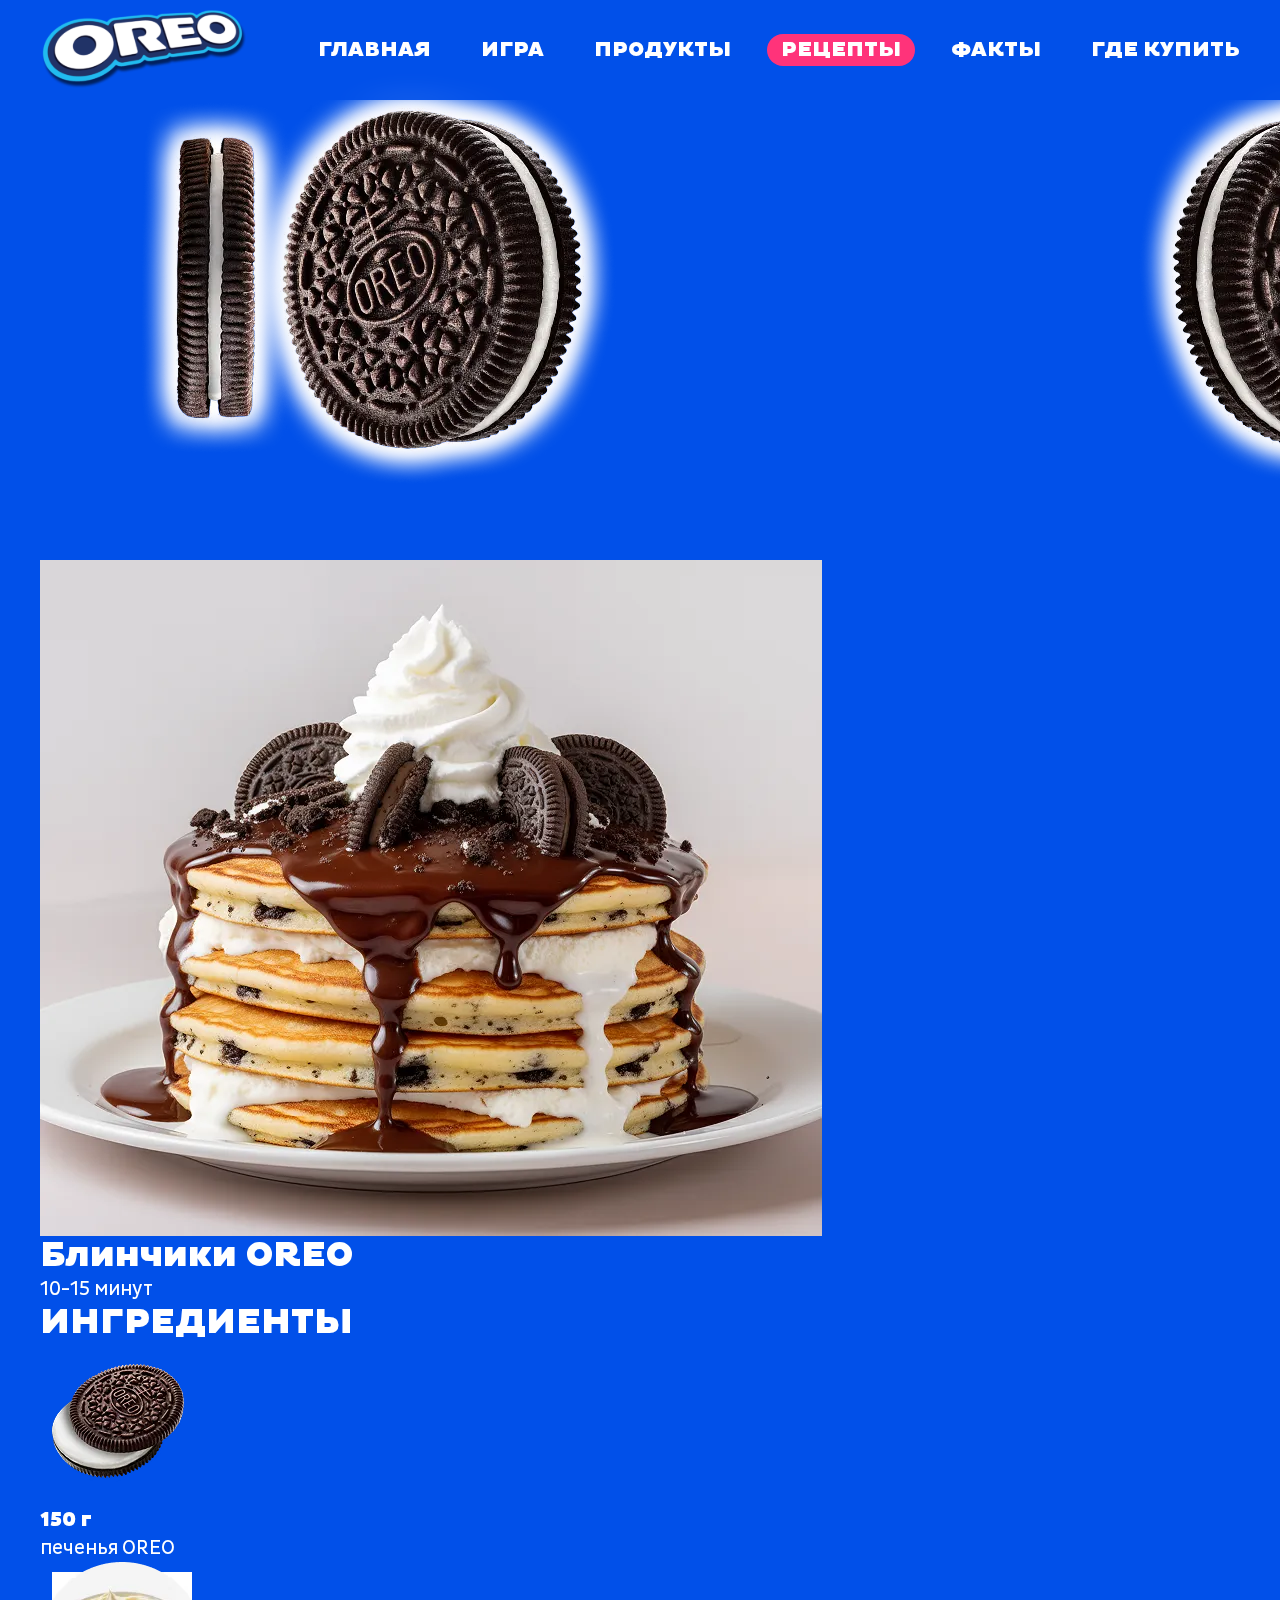
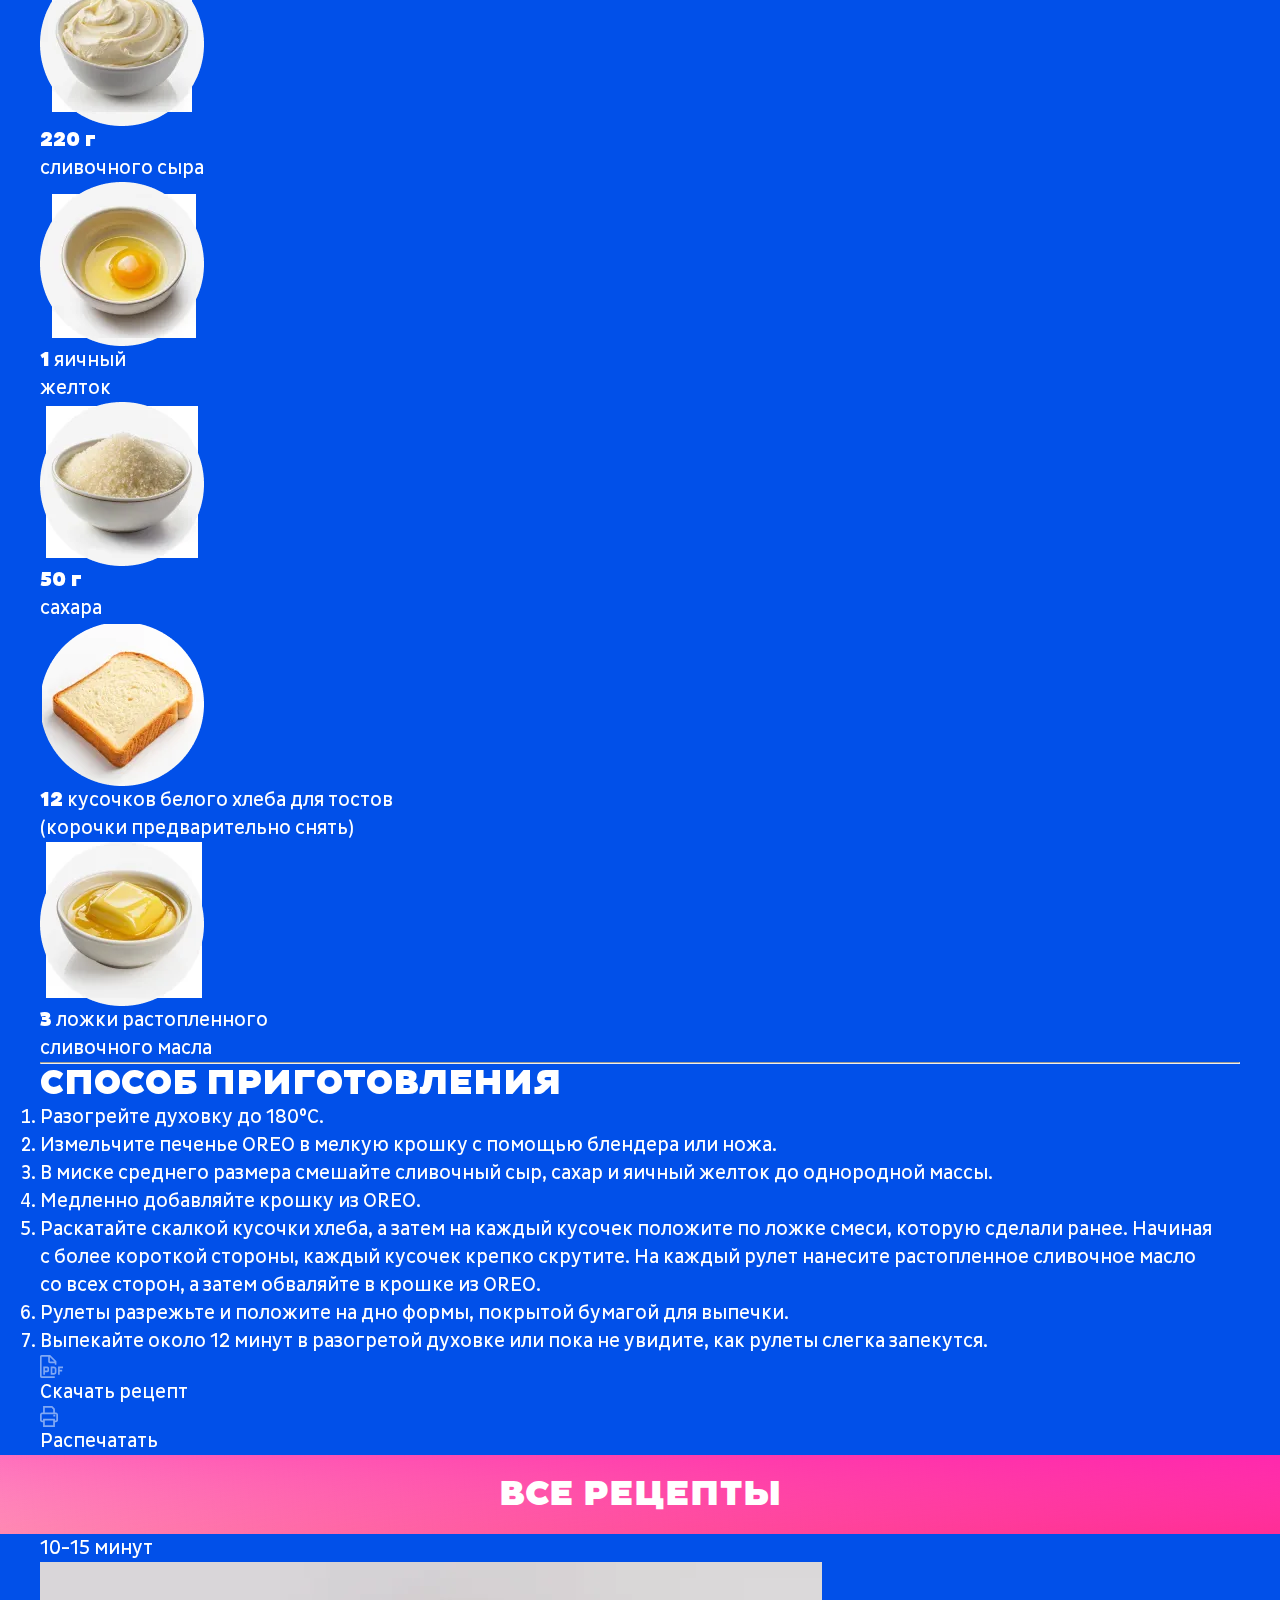
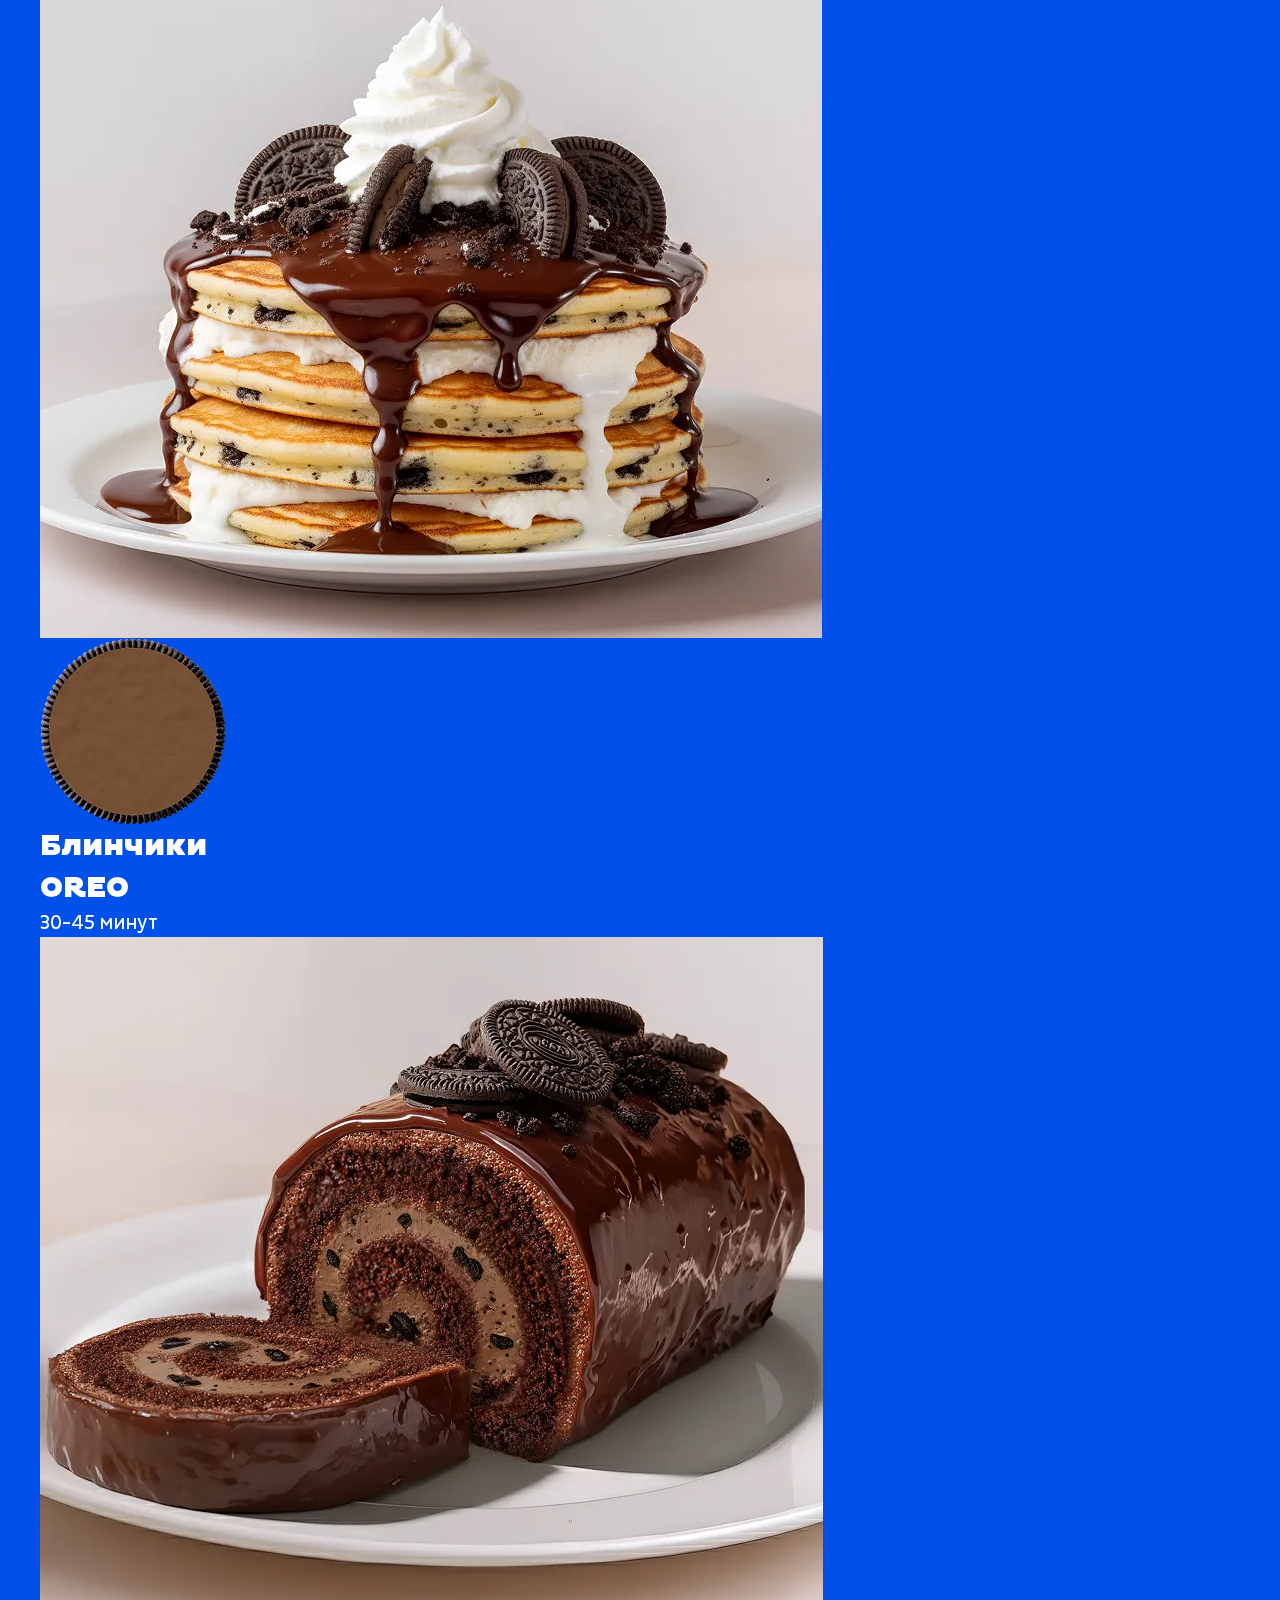
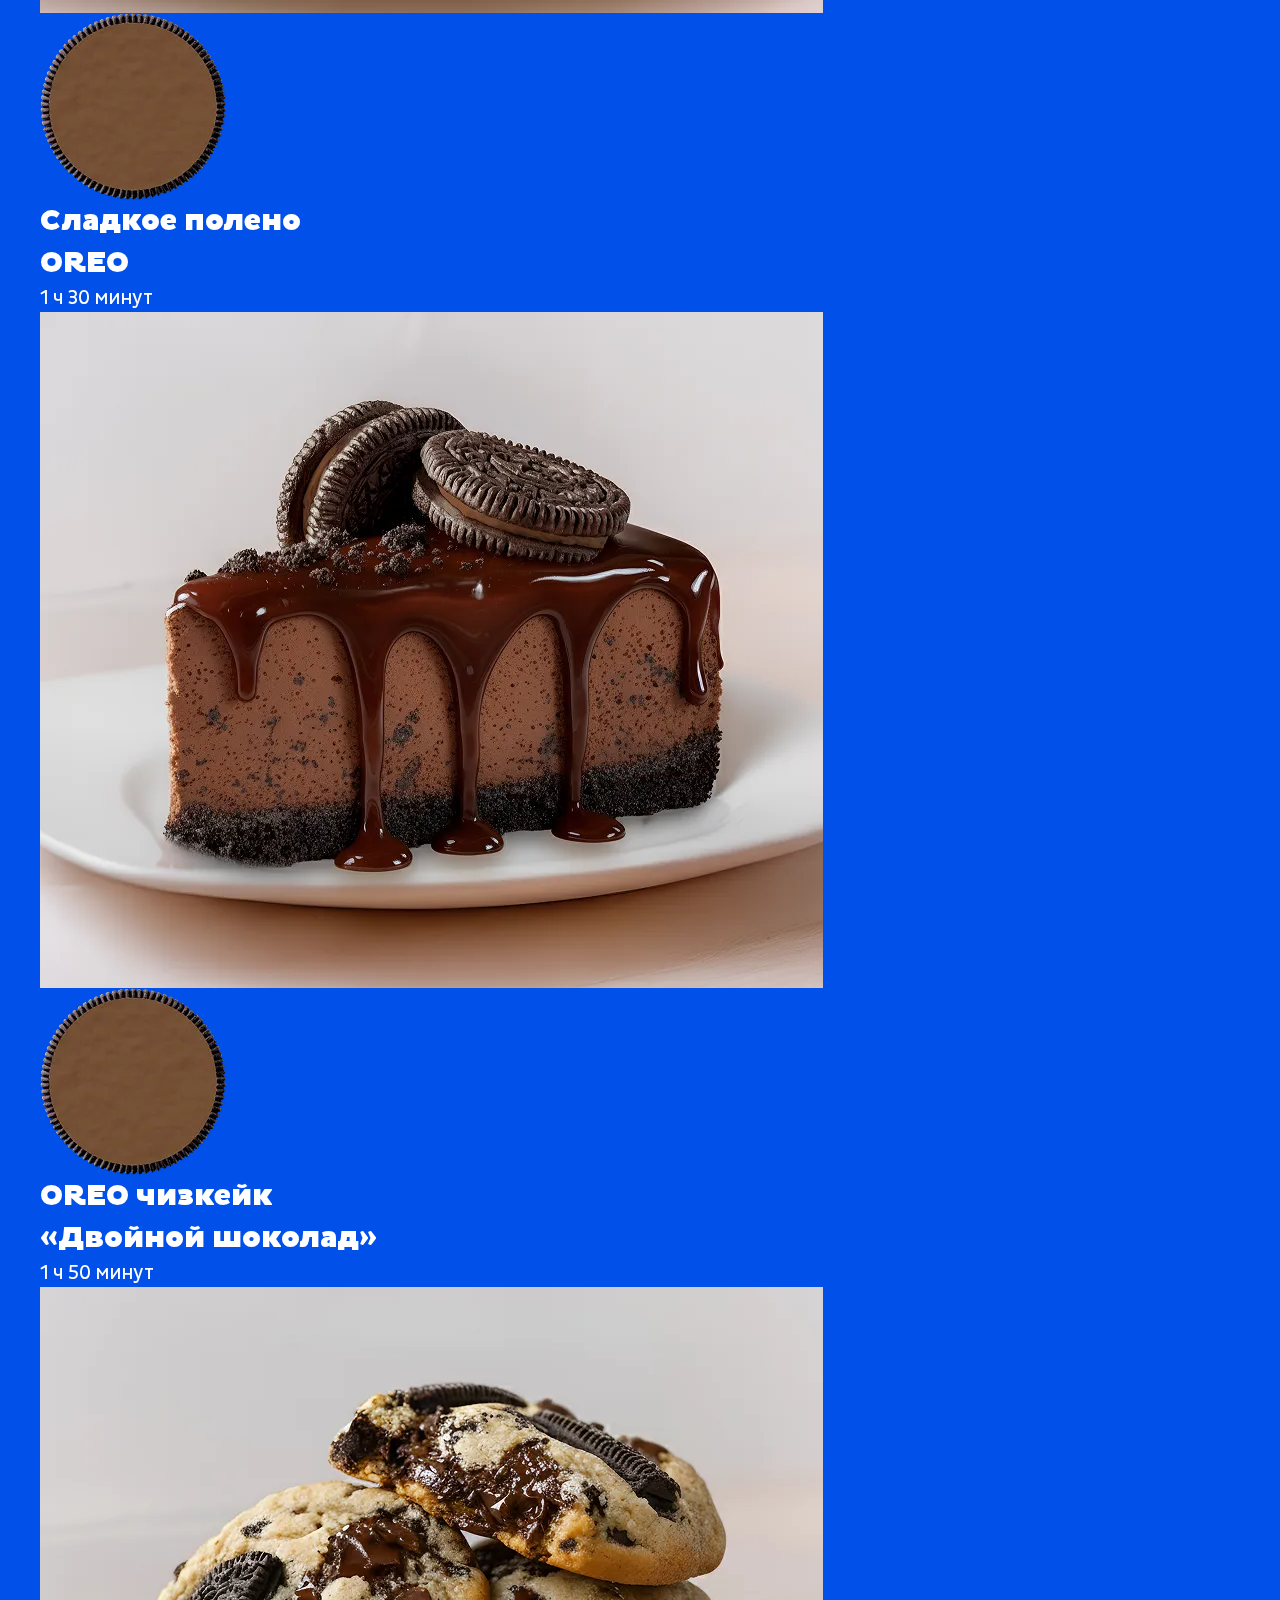
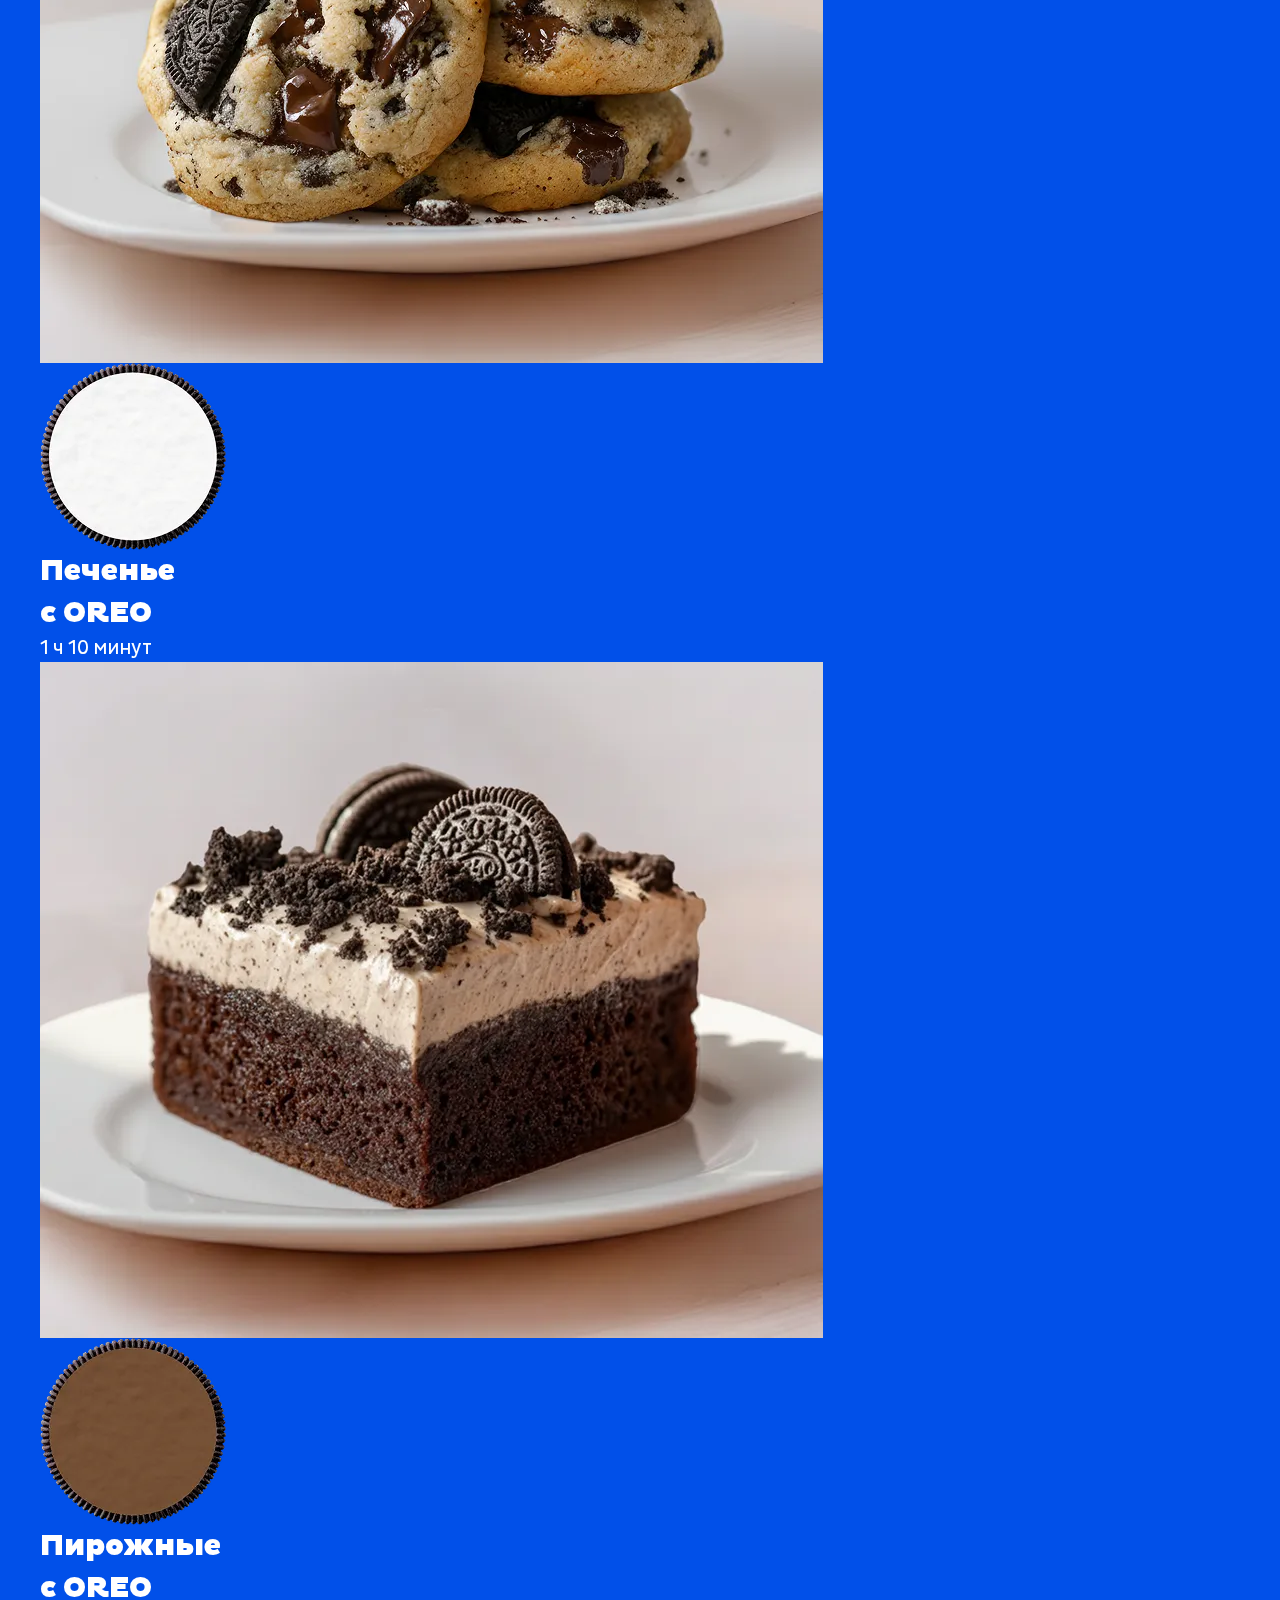
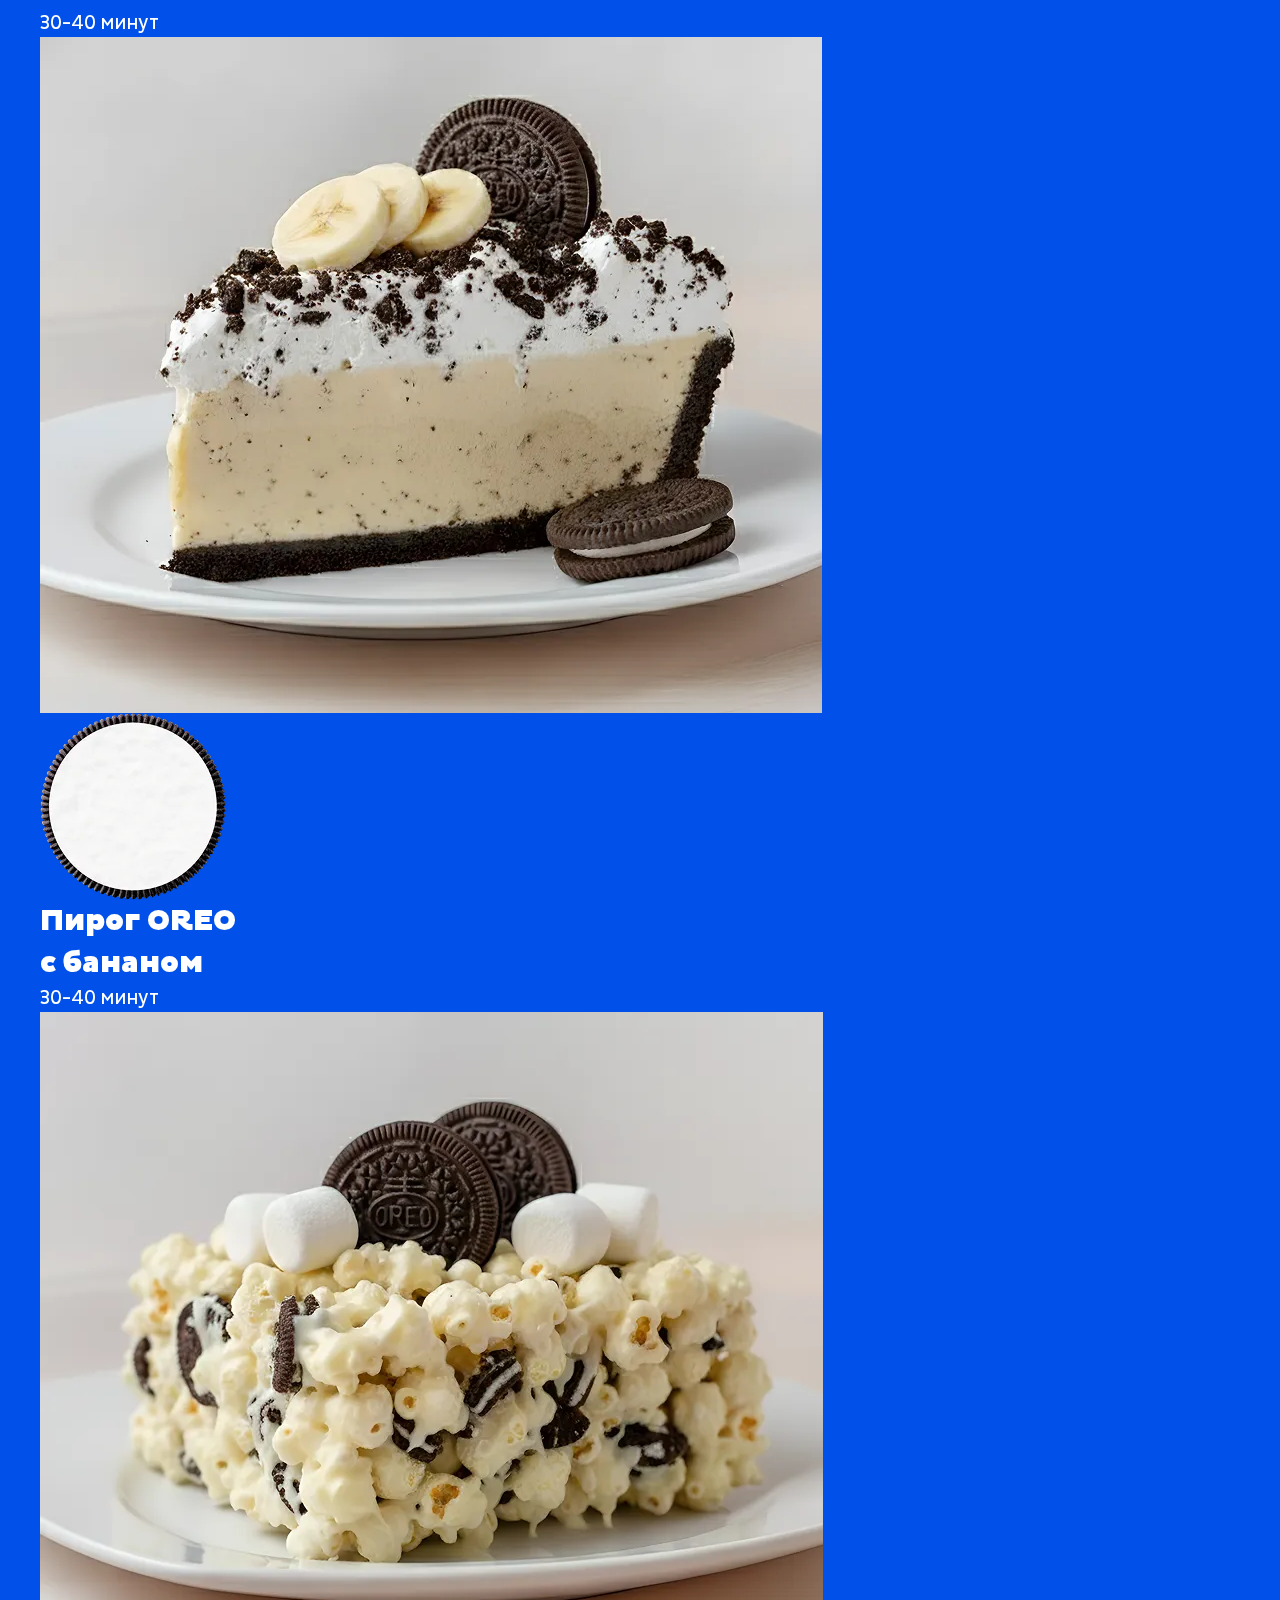
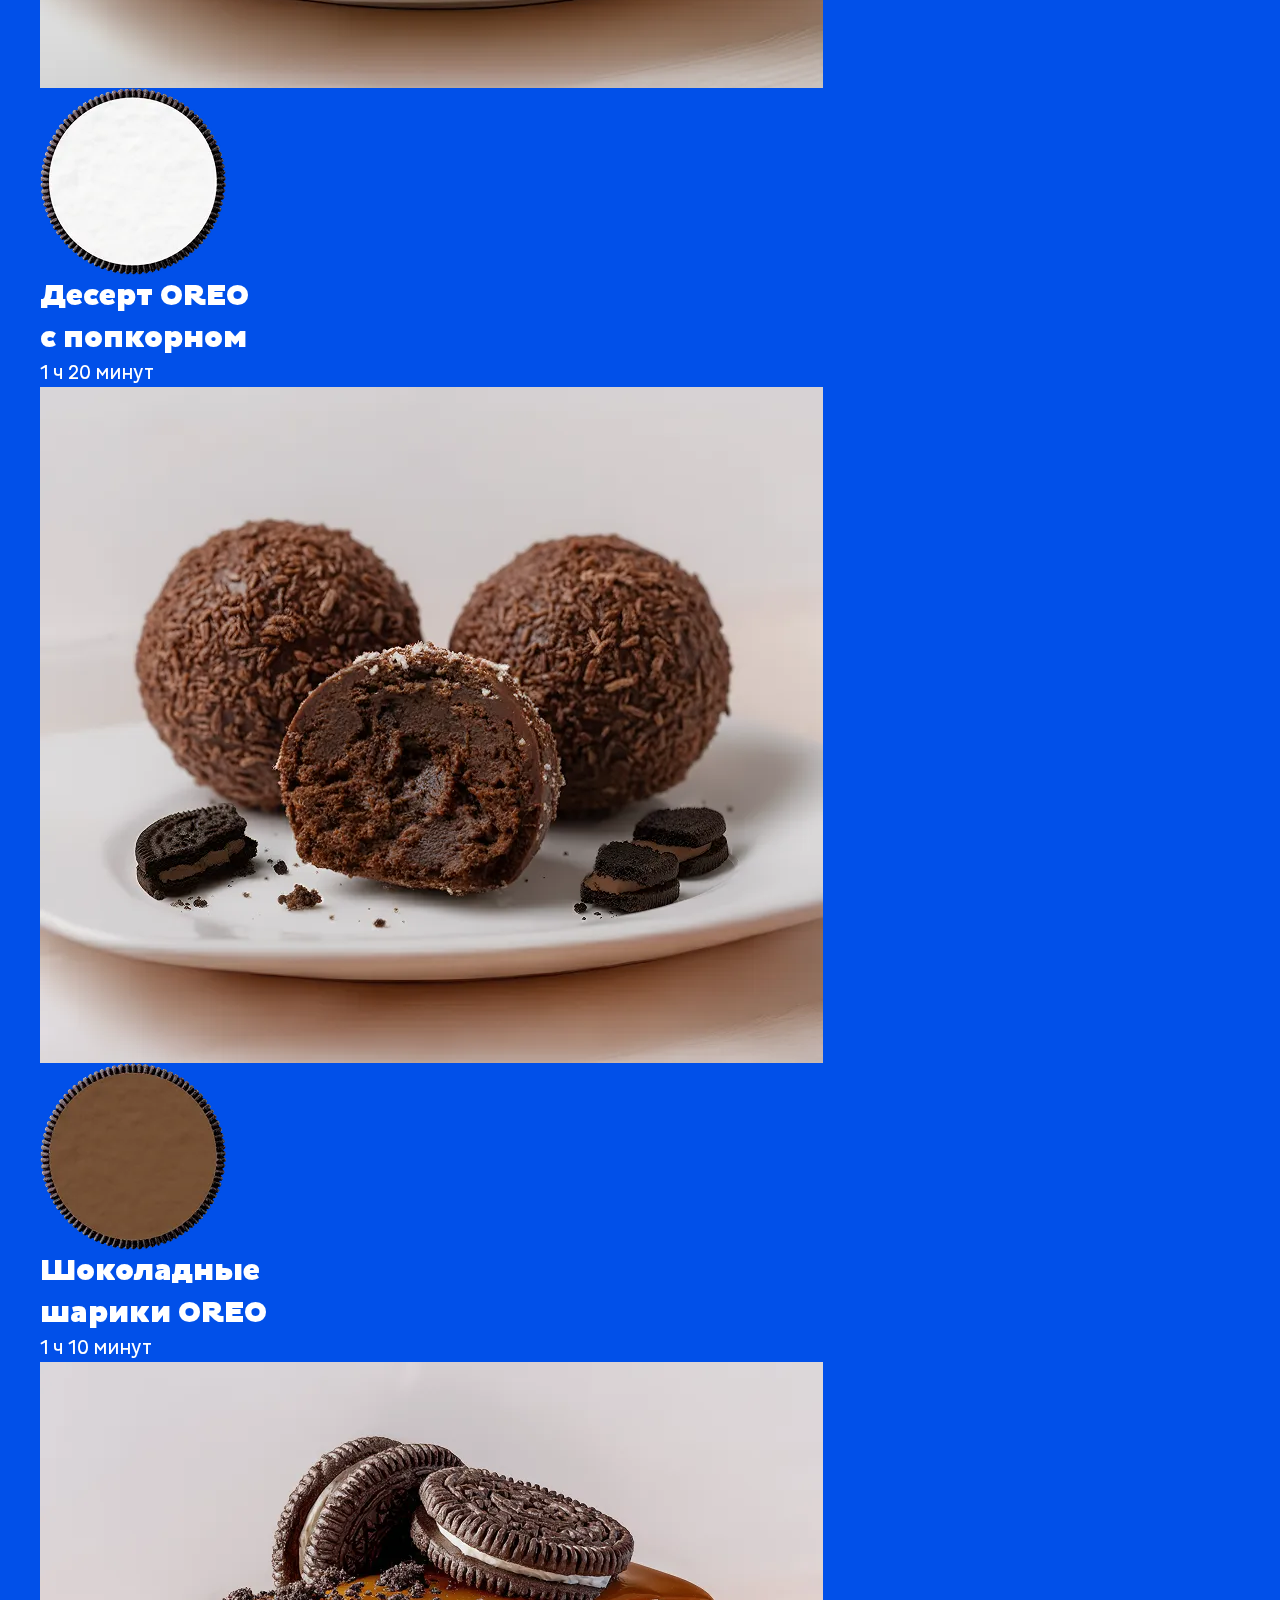
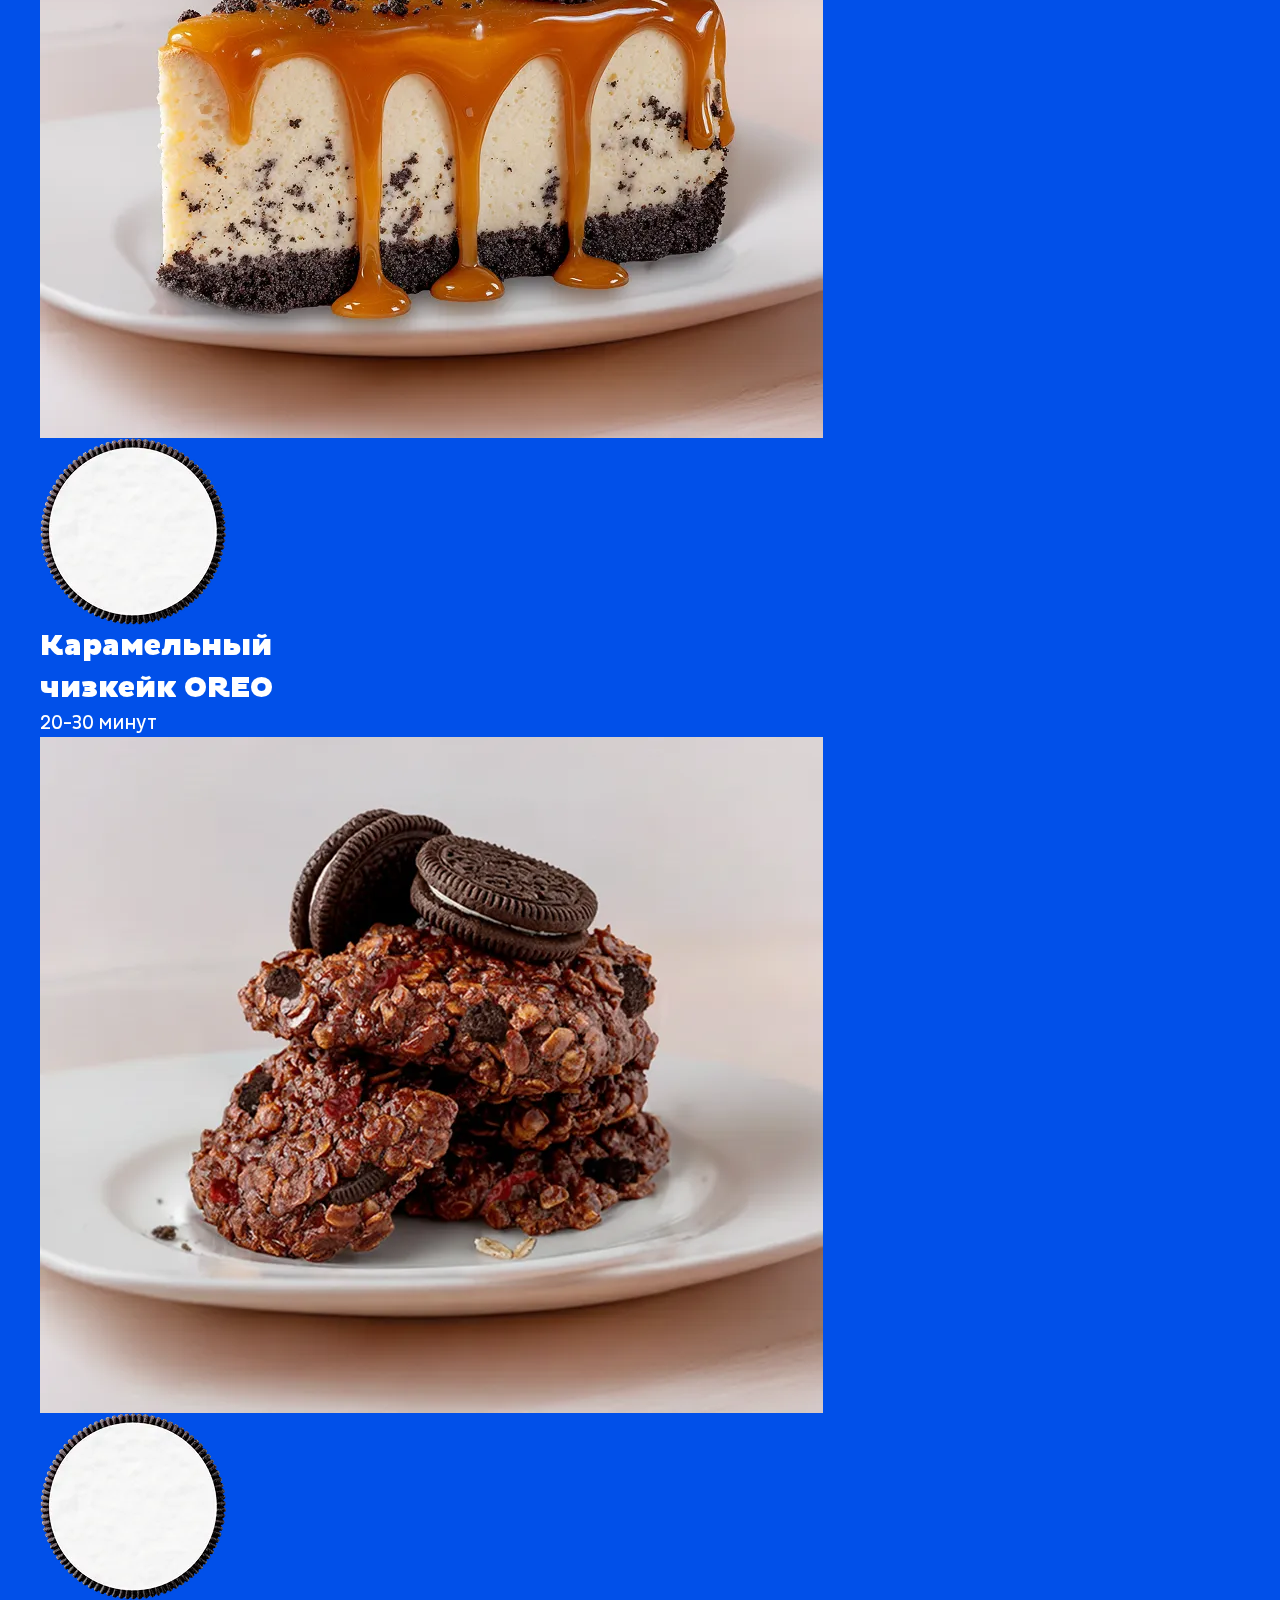
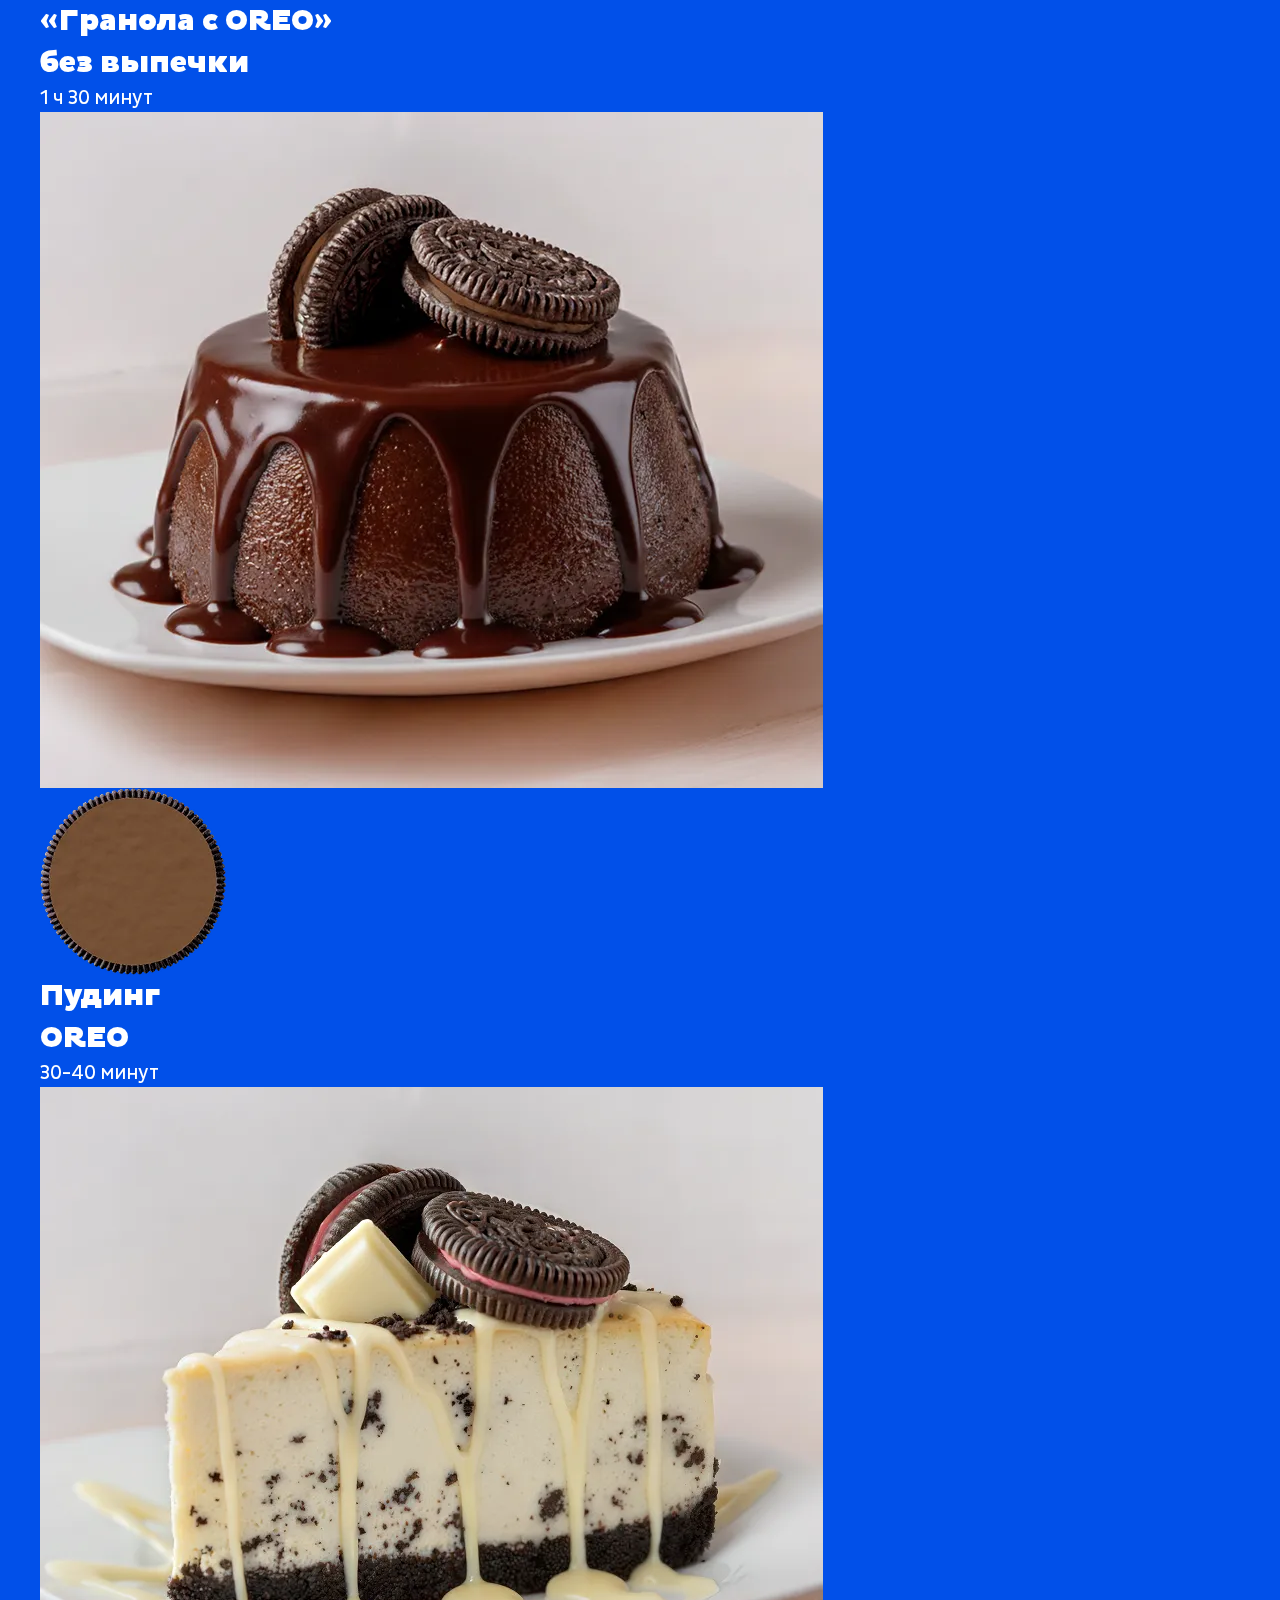
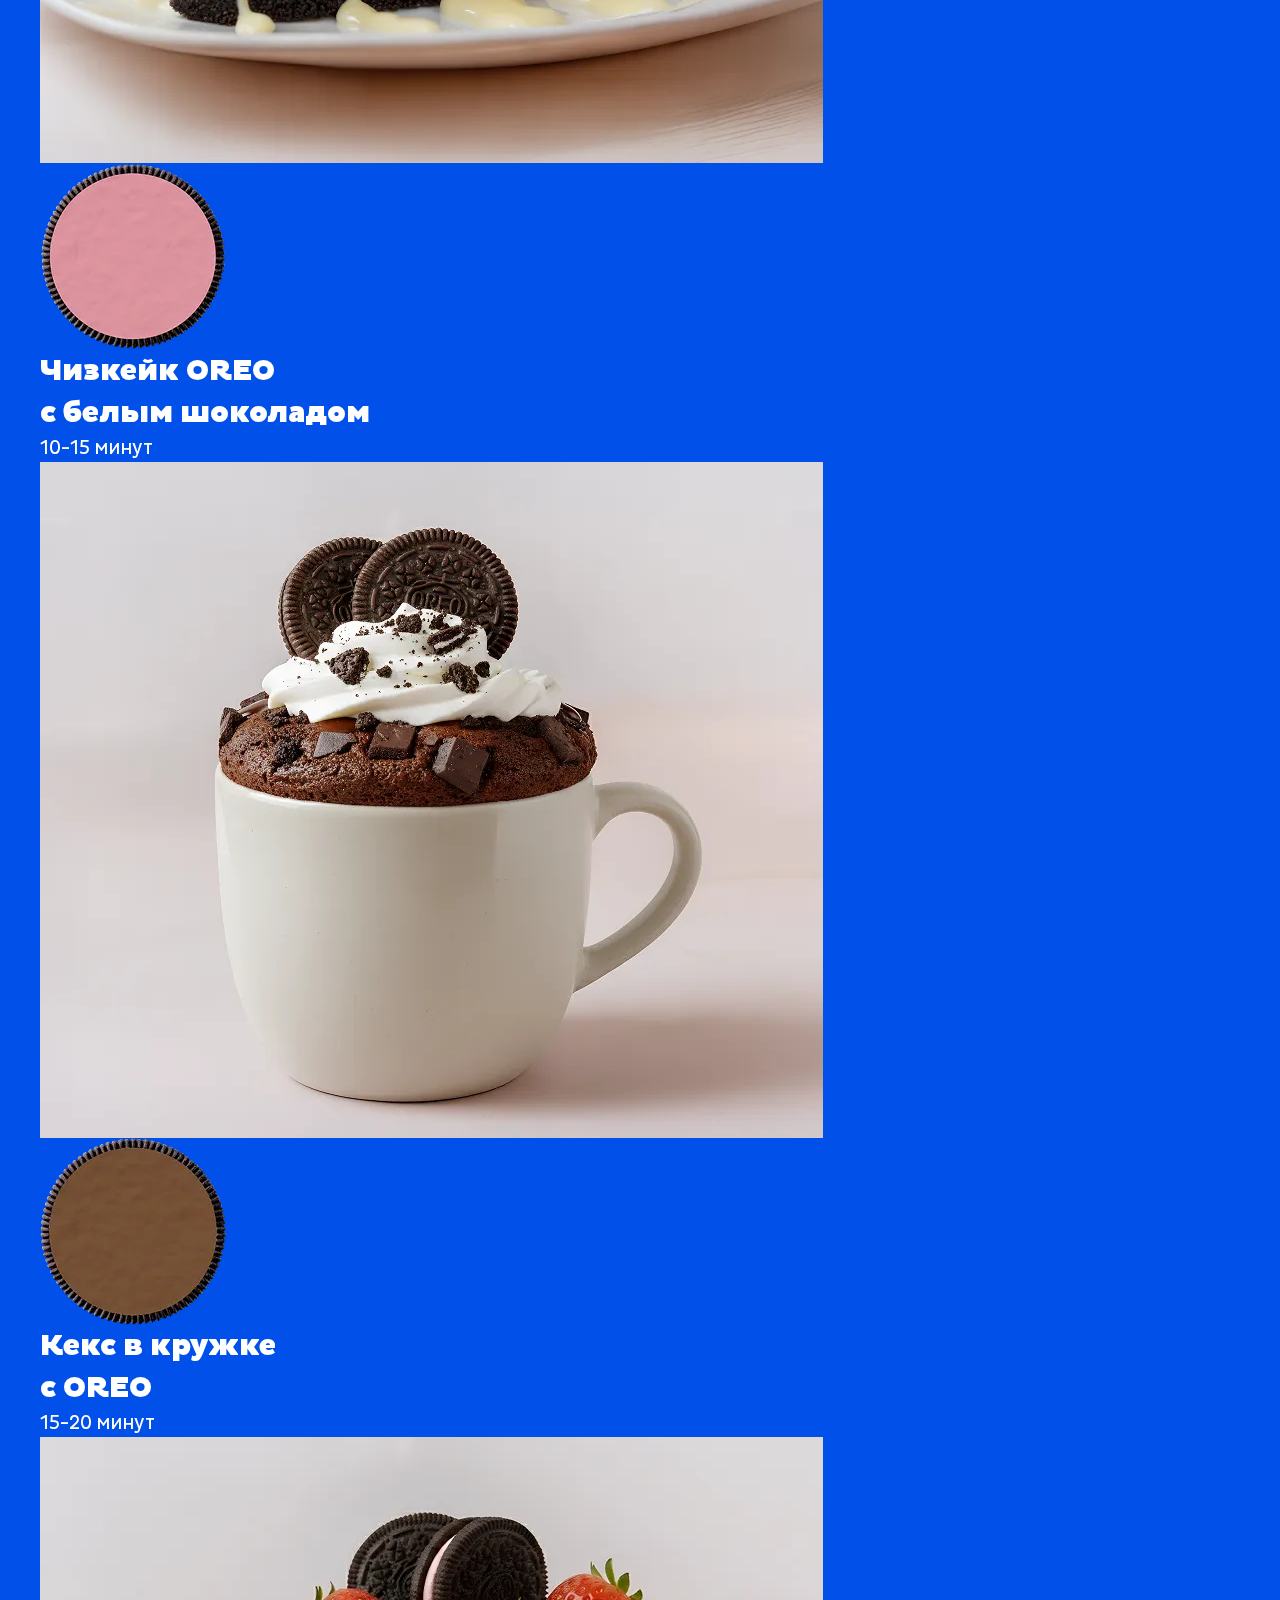
<file: recipes/1/index.html>
<!DOCTYPE html>
<html lang="ru">
  <head>
    <meta charset="utf-8" />
    <link rel="icon" type="image/x-icon" href="./../../assets/img/favicon.ico" />
    <meta name="theme-color" content="#0150e9" />
    <meta name="description" content="Описание сайта" />
    <meta http-equiv="X-UA-Compatible" content="IE=edge" />
    <meta name="viewport" content="width=device-width, initial-scale=1.0" />
    <link rel="stylesheet" href="./../../assets/css/styles.min.css" />
    <title>Блинчики OREO</title>
  </head>
  <body class="body" id="body">
    <!--PRELOADER-->
    <div class="preloader" data-preloader>
      <img src="./../../assets/img/preloader.webp" alt="Oreo" />
    </div>

    <!--HEADER-->
    <header class="header">
      <div class="container">
        <a href="./../../" class="logo" aria-label="Oreo">
          <img src="./../../assets/img/svg/oreo.svg" alt="Oreo" width="100" />
        </a>

        <nav class="navigation">
          <ul class="menu">
            <li><a href="./../../" class="menu__link">Главная</a></li>
            <li><a href="./../../game" class="menu__link">Игра</a></li>
            <li><a href="./../../products" class="menu__link">Продукты</a></li>
            <li><a href="./../../recipes" class="menu__link active">Рецепты</a></li>
            <li><a href="./../../facts" class="menu__link">Факты</a></li>
            <li><a href="#" class="menu__link" data-popup-open="brends">Где купить</a></li>
          </ul>
        </nav>

        <button class="burger">
          <span>Меню бургер</span>
        </button>
      </div>
    </header>

    <!--MAIN-->
    <main class="main" id="main">
      <!--SECTION RESIPE SINGLE HERO-->
      <section class="section section--recipes-single-hero blue-circle">
        <div class="container">
          <div class="recipe-single">
            <div class="recipe-single__image">
              <img src="./../../assets/img/cookies.webp" alt="Oreo" class="cookies-bg" />
              <img src="./../../assets/img/recipe/1.webp" alt="Oreo" />
            </div>
            <div class="recipe-single__content">
              <h1 class="title">Блинчики OREO</h1>
              <span class="time">10-15 минут</span>
            </div>
          </div>
        </div>
      </section>

      <!--SECTION RESIPE DESCRIPTION-->
      <section class="section section--recipes-single">
        <div class="container">
          <h2 class="title blue">ИНГРЕДИЕНТЫ</h2>

          <div class="ingredients">
            <div class="ingredient col--4">
              <div class="ingredient__image">
                <img src="./../../assets/img/ingredients/1.webp" alt="Oreo" />
              </div>
              <p class="ingredient__text"><b>150 г</b> <br />печенья OREO</p>
            </div>
            <div class="ingredient col--4">
              <div class="ingredient__image">
                <img src="./../../assets/img/ingredients/2.webp" alt="Oreo" />
              </div>
              <p class="ingredient__text"><b>220 г</b> <br />сливочного сыра</p>
            </div>
            <div class="ingredient col--4">
              <div class="ingredient__image">
                <img src="./../../assets/img/ingredients/3.webp" alt="Oreo" />
              </div>
              <p class="ingredient__text"><b>1</b> яичный <br />желток</p>
            </div>
            <div class="ingredient col--4">
              <div class="ingredient__image">
                <img src="./../../assets/img/ingredients/4.webp" alt="Oreo" />
              </div>
              <p class="ingredient__text">
                <b>50 г</b> <br />
                сахара
              </p>
            </div>
            <div class="ingredient col--2">
              <div class="ingredient__image">
                <img src="./../../assets/img/ingredients/5.webp" alt="Oreo" />
              </div>
              <p class="ingredient__text">
                <b>12</b> кусочков белого хлеба для&nbsp;тостов <br class="hide-in-mobil" />(корочки предварительно снять)
              </p>
            </div>
            <div class="ingredient col--2">
              <div class="ingredient__image">
                <img src="./../../assets/img/ingredients/6.webp" alt="Oreo" />
              </div>
              <p class="ingredient__text"><b>3</b> ложки растопленного <br />сливочного масла</p>
            </div>
          </div>

          <hr class="horisontal margin" />

          <h2 class="title blue">СПОСОБ ПРИГОТОВЛЕНИЯ</h2>

          <div class="steps">
            <ol>
              <li class="step"><p>Разогрейте духовку до&nbsp;180&deg;C.</p></li>
              <li class="step"><p>Измельчите печенье OREO в&nbsp;мелкую крошку с&nbsp;помощью блендера или ножа.</p></li>
              <li class="step"><p>В&nbsp;миске среднего размера смешайте сливочный сыр, сахар и&nbsp;яичный желток до&nbsp;однородной массы.</p></li>
              <li class="step"><p>Медленно добавляйте крошку из&nbsp;OREO.</p></li>
              <li class="step">
                <p>
                  Раскатайте скалкой кусочки хлеба, а&nbsp;затем на&nbsp;каждый кусочек положите по&nbsp;ложке смеси, которую сделали ранее. Начиная
                  с&nbsp;более короткой стороны, каждый кусочек крепко скрутите. На&nbsp;каждый рулет нанесите растопленное сливочное масло
                  со&nbsp;всех сторон, а&nbsp;затем обваляйте в&nbsp;крошке из&nbsp;OREO.
                </p>
              </li>
              <li class="step"><p>Рулеты разрежьте и&nbsp;положите на&nbsp;дно формы, покрытой бумагой для выпечки.</p></li>
              <li class="step">
                <p>Выпекайте около 12&nbsp;минут в&nbsp;разогретой духовке или пока не&nbsp;увидите, как рулеты слегка&nbsp;запекутся.</p>
              </li>
            </ol>
          </div>

          <ul class="print-menu">
            <li>
              <a href="#" download>
                <img src="./../../assets/img/svg/pdf.svg" alt="Oreo" />
                <p>Скачать рецепт</p>
              </a>
            </li>
            <li>
              <a href="#">
                <img src="./../../assets/img/svg/print.svg" alt="Oreo" />
                <p>Распечатать</p>
              </a>
            </li>
          </ul>
        </div>
      </section>

      <!--SECTION TITLE-->
      <section class="section section--recipes-list no-margin">
        <div class="section-title">
          <h2 class="title">ВСЕ РЕЦЕПТЫ</h2>
        </div>
      </section>

      <!--SECTION RECIPES LIST-->
      <section class="section section--recipes-list">
        <div class="container">
          <ul class="recipes">
            <!--1-->
            <li>
              <article class="recipe">
                <a href="./../../recipes/1" class="recipe-thumbnail">
                  <div class="recipe-image figure">
                    <span class="time">10-15 минут</span>
                    <img src="./../../assets/img/recipe/1.webp" alt="Oreo" />
                  </div>
                  <ul class="taste">
                    <li><img src="./../../assets/img/taste/1.webp" alt="Oreo" /></li>
                  </ul>
                </a>
                <a href="./../../recipes/1" class="recipe-title">
                  <h2>Блинчики <br />OREO</h2>
                </a>
              </article>
            </li>

            <!--2-->
            <li>
              <article class="recipe">
                <a href="./../../recipes/2" class="recipe-thumbnail">
                  <div class="recipe-image figure">
                    <span class="time">30-45 минут</span>
                    <img src="./../../assets/img/recipe/2.webp" alt="Oreo" />
                  </div>
                  <ul class="taste">
                    <li><img src="./../../assets/img/taste/1.webp" alt="Oreo" /></li>
                  </ul>
                </a>
                <a href="./../../recipes/2" class="recipe-title">
                  <h2>Сладкое полено <br />OREO</h2>
                </a>
              </article>
            </li>

            <!--3-->
            <li>
              <article class="recipe">
                <a href="./../../recipes/3" class="recipe-thumbnail">
                  <div class="recipe-image figure">
                    <span class="time">1 ч 30 минут</span>
                    <img src="./../../assets/img/recipe/3.webp" alt="Oreo" />
                  </div>
                  <ul class="taste">
                    <li><img src="./../../assets/img/taste/1.webp" alt="Oreo" /></li>
                  </ul>
                </a>
                <a href="./../../recipes/3" class="recipe-title">
                  <h2>OREO чизкейк <br />«Двойной шоколад»</h2>
                </a>
              </article>
            </li>

            <!--4-->
            <li>
              <article class="recipe">
                <a href="./../../recipes/4" class="recipe-thumbnail">
                  <div class="recipe-image figure">
                    <span class="time">1 ч 50 минут</span>
                    <img src="./../../assets/img/recipe/4.webp" alt="Oreo" />
                  </div>
                  <ul class="taste">
                    <li><img src="./../../assets/img/taste/2.webp" alt="Oreo" /></li>
                  </ul>
                </a>
                <a href="./../../recipes/4" class="recipe-title">
                  <h2>Печенье <br />с&nbsp;OREO</h2>
                </a>
              </article>
            </li>

            <!--5-->
            <li>
              <article class="recipe">
                <a href="./../../recipes/5" class="recipe-thumbnail">
                  <div class="recipe-image figure">
                    <span class="time">1 ч 10 минут</span>
                    <img src="./../../assets/img/recipe/5.webp" alt="Oreo" />
                  </div>
                  <ul class="taste">
                    <li><img src="./../../assets/img/taste/1.webp" alt="Oreo" /></li>
                  </ul>
                </a>
                <a href="./../../recipes/5" class="recipe-title">
                  <h2>Пирожные <br />с&nbsp;OREO</h2>
                </a>
              </article>
            </li>

            <!--6-->
            <li>
              <article class="recipe">
                <a href="./../../recipes/6" class="recipe-thumbnail">
                  <div class="recipe-image figure">
                    <span class="time">30-40 минут</span>
                    <img src="./../../assets/img/recipe/6.webp" alt="Oreo" />
                  </div>
                  <ul class="taste">
                    <li><img src="./../../assets/img/taste/2.webp" alt="Oreo" /></li>
                  </ul>
                </a>
                <a href="./../../recipes/6" class="recipe-title">
                  <h2>Пирог OREO <br />с&nbsp;бананом</h2>
                </a>
              </article>
            </li>

            <!--7-->
            <li>
              <article class="recipe">
                <a href="./../../recipes/7" class="recipe-thumbnail">
                  <div class="recipe-image figure">
                    <span class="time">30-40 минут</span>
                    <img src="./../../assets/img/recipe/7.webp" alt="Oreo" />
                  </div>
                  <ul class="taste">
                    <li><img src="./../../assets/img/taste/2.webp" alt="Oreo" /></li>
                  </ul>
                </a>
                <a href="./../../recipes/7" class="recipe-title">
                  <h2>Десерт OREO <br />с&nbsp;попкорном</h2>
                </a>
              </article>
            </li>

            <!--8-->
            <li>
              <article class="recipe">
                <a href="./../../recipes/8" class="recipe-thumbnail">
                  <div class="recipe-image figure">
                    <span class="time">1 ч 20 минут</span>
                    <img src="./../../assets/img/recipe/8.webp" alt="Oreo" />
                  </div>
                  <ul class="taste">
                    <li><img src="./../../assets/img/taste/1.webp" alt="Oreo" /></li>
                  </ul>
                </a>
                <a href="./../../recipes/8" class="recipe-title">
                  <h2>Шоколадные <br />шарики OREO</h2>
                </a>
              </article>
            </li>

            <!--9-->
            <li>
              <article class="recipe">
                <a href="./../../recipes/9" class="recipe-thumbnail">
                  <div class="recipe-image figure">
                    <span class="time">1 ч 10 минут</span>
                    <img src="./../../assets/img/recipe/9.webp" alt="Oreo" />
                  </div>
                  <ul class="taste">
                    <li><img src="./../../assets/img/taste/2.webp" alt="Oreo" /></li>
                  </ul>
                </a>
                <a href="./../../recipes/9" class="recipe-title">
                  <h2>Карамельный <br />чизкейк ОREO</h2>
                </a>
              </article>
            </li>

            <!--10-->
            <li>
              <article class="recipe">
                <a href="./../../recipes/10" class="recipe-thumbnail">
                  <div class="recipe-image figure">
                    <span class="time">20-30 минут</span>
                    <img src="./../../assets/img/recipe/10.webp" alt="Oreo" />
                  </div>
                  <ul class="taste">
                    <li><img src="./../../assets/img/taste/2.webp" alt="Oreo" /></li>
                  </ul>
                </a>
                <a href="./../../recipes/10" class="recipe-title">
                  <h2>«Гранола с&nbsp;OREO» <br />без выпечки</h2>
                </a>
              </article>
            </li>

            <!--11-->
            <li>
              <article class="recipe">
                <a href="./../../recipes/11" class="recipe-thumbnail">
                  <div class="recipe-image figure">
                    <span class="time">1 ч 30 минут</span>
                    <img src="./../../assets/img/recipe/11.webp" alt="Oreo" />
                  </div>
                  <ul class="taste">
                    <li><img src="./../../assets/img/taste/1.webp" alt="Oreo" /></li>
                  </ul>
                </a>
                <a href="./../../recipes/11" class="recipe-title">
                  <h2>Пудинг <br />OREO</h2>
                </a>
              </article>
            </li>

            <!--12-->
            <li>
              <article class="recipe">
                <a href="./../../recipes/12" class="recipe-thumbnail">
                  <div class="recipe-image figure">
                    <span class="time">30-40 минут</span>
                    <img src="./../../assets/img/recipe/12.webp" alt="Oreo" />
                  </div>
                  <ul class="taste">
                    <li><img src="./../../assets/img/taste/3.webp" alt="Oreo" /></li>
                  </ul>
                </a>
                <a href="./../../recipes/12" class="recipe-title">
                  <h2>Чизкейк OREO <br />с&nbsp;белым шоколадом</h2>
                </a>
              </article>
            </li>

            <!--13-->
            <li>
              <article class="recipe">
                <a href="./../../recipes/13" class="recipe-thumbnail">
                  <div class="recipe-image figure">
                    <span class="time">10-15 минут</span>
                    <img src="./../../assets/img/recipe/13.webp" alt="Oreo" />
                  </div>
                  <ul class="taste">
                    <li><img src="./../../assets/img/taste/1.webp" alt="Oreo" /></li>
                  </ul>
                </a>
                <a href="./../../recipes/13" class="recipe-title">
                  <h2>Кекс в&nbsp;кружке <br />с&nbsp;OREO</h2>
                </a>
              </article>
            </li>

            <!--14-->
            <li>
              <article class="recipe">
                <a href="./../../recipes/14" class="recipe-thumbnail">
                  <div class="recipe-image figure">
                    <span class="time">15-20 минут</span>
                    <img src="./../../assets/img/recipe/14.webp" alt="Oreo" />
                  </div>
                  <ul class="taste">
                    <li><img src="./../../assets/img/taste/3.webp" alt="Oreo" /></li>
                  </ul>
                </a>
                <a href="./../../recipes/14" class="recipe-title">
                  <h2>Ангельский пирог <br />OREO</h2>
                </a>
              </article>
            </li>

            <!--15-->
            <li>
              <article class="recipe">
                <a href="./../../recipes/15" class="recipe-thumbnail">
                  <div class="recipe-image figure">
                    <span class="time">30-45 минут</span>
                    <img src="./../../assets/img/recipe/15.webp" alt="Oreo" />
                  </div>
                  <ul class="taste">
                    <li><img src="./../../assets/img/taste/2.webp" alt="Oreo" /></li>
                  </ul>
                </a>
                <a href="./../../recipes/15" class="recipe-title">
                  <h2>Торт OREO <br />в&nbsp;шоколадной глазури</h2>
                </a>
              </article>
            </li>
          </ul>
        </div>
      </section>

      <!--SECTION MARKETS BUTTON-->
      <section class="section section--recipes-footer blue-circle">
        <div class="container">
          <div class="buttons full">
            <button type="button" class="button big" data-popup-open="brends">
              <span>Купить <span class="del-in-mobil">в</span> онлайн<span class="del-in-mobil">-магазинах</span></span>
              <img src="./../../assets/img/svg/arrow.svg" alt="Oreo" />
            </button>
          </div>
        </div>
      </section>
    </main>

    <!--FOOTER-->
    <footer class="footer">
      <div class="container">
        <menu class="footer-menu">
          <li><a href="tel:88005558000">8-800-555-8000</a></li>
          <li><span>Звонки по России бесплатно</span></li>
          <li>
            <a href="https://contactus.mdlzapps.com/mondelezinternationalcom/contact/ru-RU/" class="underline" target="_blank">Связаться с нами</a>
          </li>
        </menu>

        <div class="footer-copy">
          <address>
            ООО «Мон’дэлис Русь». Часть группы компаний Mondelēz International. Все&nbsp;права&nbsp;защищены.<br />
            Адрес производства: Российская Федерация 601203, Владимирская обл., Собинский р-н, г. Собинка, ул. Мира, д. 12
          </address>
          <ul>
            <li>
              <a href="https://privacy.mondelezinternational.com/ru/ru-RU/privacy-policy/" target="_blank">Политика конфиденциальности</a>
            </li>
            <li>
              <a href="https://privacy.mondelezinternational.com/ru/ru-RU/legal-notices/" target="_blank">Пользовательское соглашение</a>
            </li>
          </ul>
        </div>

        <div class="footer-logo">
          <a href="https://www.mondelezinternational.com/" target="_blank">
            <img src="./../../assets/img/svg/mondelez.svg" alt="mondelezinternational" />
          </a>
        </div>
      </div>
    </footer>

    <!--POPUPS-->
    <div class="backdrop" data-backdrop>
      <div class="popup" data-popup>
        <!--Brends popup-->
        <div class="popup-content" id="brends">
          <button class="popup-close" data-popup-close>Закрыть</button>
          <h2 class="title">ГДЕ КУПИТЬ?</h2>
          <ul class="brends">
            <li>
              <a href="https://5ka.ru/search/?text=oreo" target="_blank">
                <span class="brend-link-text">www.5ka.ru</span>
                <div class="brend">
                  <img src="./../../assets/img/brends/1.webp" alt="Пятёрочка" />
                </div>
              </a>
            </li>
            <li>
              <a href="https://www.perekrestok.ru/cat/search?search=oreo" target="_blank">
                <span class="brend-link-text">www.perekrestok.ru</span>
                <div class="brend">
                  <img src="./../../assets/img/brends/2.webp" alt="Перекрёсток" />
                </div>
              </a>
            </li>
            <li>
              <a href="https://www.vprok.ru/catalog/search?text=oreo&utm_referrer=https%3A%2F%2Fwww.vprok.ru%2F" target="_blank">
                <span class="brend-link-text">www.vprok.ru</span>
                <div class="brend">
                  <img src="./../../assets/img/brends/3.webp" alt="Впрок" />
                </div>
              </a>
            </li>
            <li>
              <a href="https://www.utkonos.ru/search/oreo" target="_blank">
                <span class="brend-link-text">www.utkonos.ru</span>
                <div class="brend">
                  <img src="./../../assets/img/brends/4.webp" alt="Утконос" />
                </div>
              </a>
            </li>
            <li>
              <a href="#" target="_blank">
                <span class="brend-link-text">www.KUPER.ru</span>
                <div class="brend">
                  <img src="./../../assets/img/brends/5.webp" alt="Купер" />
                </div>
              </a>
            </li>
            <li>
              <a href="https://samokat.ru/product/pechene-oreo-228-g?utm_source=product_share" target="_blank">
                <span class="brend-link-text">www.SAMOKAT.ru</span>
                <div class="brend">
                  <img src="./../../assets/img/brends/6.webp" alt="Самокат" />
                </div>
              </a>
            </li>
            <li>
              <a
                href="https://market.yandex.ru/search?text=oreo&hid=15714122&hid=16011677&hid=4951523&rs=eJwzylcy5WLJL0rNFzj26CGzEgsHgwALmGSAkBoMWQxVHIYmFhYW5maGDYwLD7F2MTJxMFaxcpzq28--gZHhE6MwB4MEgwKIqzB38UV2hcez1zH9ZYzYq2Pfy-Q3M95-KtMO11D7FUwgFQAJ5SAW&glfilter=7893318%3A14888761"
                target="_blank"
              >
                <span class="brend-link-text">Market.yandex.ru</span>
                <div class="brend">
                  <img src="./../../assets/img/brends/7.webp" alt="Яндекс Маркет" />
                </div>
              </a>
            </li>
            <li>
              <a
                href="https://www.ozon.ru/category/pechene-pryaniki-i-vafli-9381/oreo-135984965/?brand_was_predicted=true&category_was_predicted=true&deny_category_prediction=true&from_global=true&text=oreo"
                target="_blank"
              >
                <span class="brend-link-text">www.ozon.ru</span>
                <div class="brend">
                  <img src="./../../assets/img/brends/8.webp" alt="Ozon" />
                </div>
              </a>
            </li>
            <li>
              <a href="https://lenta.com/search/oreo/" target="_blank">
                <span class="brend-link-text">www.lenta.ru</span>
                <div class="brend">
                  <img src="./../../assets/img/brends/9.webp" alt="Лента" />
                </div>
              </a>
            </li>
            <li>
              <a href="#" target="_blank">
                <span class="brend-link-text">www.wildberries.ru</span>
                <div class="brend">
                  <img src="./../../assets/img/brends/10.webp" alt="Wildberries" />
                </div>
              </a>
            </li>
            <li>
              <a href="https://magnit.ru/search?term=oreo" target="_blank">
                <span class="brend-link-text">www.magnit.ru</span>
                <div class="brend">
                  <img src="./../../assets/img/brends/11.webp" alt="Магнит" />
                </div>
              </a>
            </li>
            <li>
              <a href="https://lavka.yandex.ru/search?text=oreo" target="_blank">
                <span class="brend-link-text">lavka.yandex.ru</span>
                <div class="brend">
                  <img src="./../../assets/img/brends/12.webp" alt="Яндекс Лавка" />
                </div>
              </a>
            </li>
          </ul>
        </div>
      </div>
    </div>

    <script src="./../../assets/js/scripts.js" type="module" defer></script>
  </body>
</html>
</file>
<file: assets/css/styles.min.css>
:root{--oreo: "pluto-oreo", sans-serif;--sans: "pluto-sans-cond-regular", sans-serif;--inter: "inter-semibold", sans-serif;--white: #ffffff;--black: #323b42;--blue: #0150e9;--blue-dark: #0e14a5;--blue-light: #4dbcec;--blue-text: #0150ea;--red: #ff337a;--invalid: #ec1d2f;--grey: #adb1b3;--gradient: linear-gradient(4deg, rgba(255, 51, 224, 0) 0%, rgba(255, 40, 173, 1) 100%), linear-gradient(-8deg, rgba(255, 51, 122, 0) 0%, rgba(255, 174, 202, 1) 100%), var(--red);--gradient-invers: linear-gradient(4deg, rgba(255, 40, 173, 1) 0%, rgba(255, 51, 224, 0) 100%), linear-gradient(-8deg, rgba(255, 174, 202, 1) 0%, rgba(255, 51, 122, 0) 100%), var(--red)}.preloader{display:flex;position:fixed;width:100%;height:100%;min-height:100svh;left:0px;top:0px;justify-content:center;align-items:center;align-content:center;z-index:9999;background:var(--blue) url("../img/svg/preloader-bg.svg") no-repeat center center;background-size:120svw 120svw;pointer-events:all;opacity:1;visibility:visible;transition:opacity 1.5s ease-in-out 0s,visibility 1.5s ease-in-out 0s,transform 1.5s ease-in-out 0s;transform:scale(1)}@media(max-width: 767px),(orientation: portrait){.preloader{background-size:120svh 120svh}}.preloader img{position:relative;width:36svw;height:36svw;opacity:1;animation:rotate 5s linear infinite}@media(max-width: 767px),(orientation: portrait){.preloader img{width:36svh;height:36svh}}.loaded .preloader{pointer-events:none;opacity:0;visibility:hidden;transform:scale(2)}@font-face{font-family:"pluto-sans-cond-regular";src:url("../fonts/pluto-sans-cond-regular.woff2") format("woff2"),url("../fonts/pluto-sans-cond-regular.woff") format("woff");font-weight:400;font-style:normal;font-display:swap}@font-face{font-family:"pluto-oreo";src:url("../fonts/pluto-oreo-black.woff2") format("woff2"),url("../fonts/pluto-oreo-black.woff") format("woff");font-weight:600;font-style:normal;font-display:swap}@font-face{font-family:"inter-semibold";src:url("../fonts/inter-semibold.woff2") format("woff2"),url("../fonts/inter-semibold.woff") format("woff");font-weight:600;font-style:normal;font-display:swap}@keyframes rotate{0%{transform:rotate(0deg)}100%{transform:rotate(360deg)}}:root{font-synthesis:none;text-rendering:optimizeLegibility;-webkit-font-smoothing:antialiased;-moz-osx-font-smoothing:grayscale;outline:none;-webkit-tap-highlight-color:rgba(0,0,0,0);backface-visibility:hidden}*,*:before,*:after{padding:0;margin:0;box-sizing:border-box;-webkit-tap-highlight-color:rgba(0,0,0,0)}html{height:100%}body{display:flex;flex-direction:column;-webkit-overflow-scrolling:auto;position:relative;width:100%;height:100%;background:var(--blue);color:var(--white);overflow-x:hidden;overflow-y:auto;font-family:var(--sans);font-optical-sizing:auto;font-size:20px;line-height:1.4;font-weight:400}img{display:block;-o-object-fit:cover;object-fit:cover;-webkit-user-select:none;-moz-user-select:none;user-select:none}h1,h2,h3,h4,h5,h6,b,strong{color:inherit;font-family:var(--oreo);font-weight:900}a{color:inherit;text-decoration:none}a.underline{text-decoration:underline}button{border:none;cursor:pointer;background:none;color:inherit}ul,menu{list-style:none}.main{display:flex;flex-direction:column;position:relative;z-index:1;flex:1}.section{position:relative;overflow:hidden;z-index:2}.container{display:block;position:relative;width:100%;max-width:1200px;margin:0 auto}@media(max-width: 1239px){.container{max-width:100%;padding:0px 28px}}.swiper{width:100%}.arrow{display:block;position:absolute;width:40px;height:40px;overflow:hidden;cursor:pointer;transition:.3s;z-index:4}.arrow.swiper-button-disabled{opacity:.5}.arrow[data-arrow-prev]{left:0px;top:50%;transform:translate(-50%, -50%);background:url("../img/svg/arrow-left.svg") no-repeat center center}.arrow[data-arrow-next]{right:0px;top:50%;transform:translate(50%, -50%);background:url("../img/svg/arrow-right.svg") no-repeat center center}.swiper-pagination{display:flex;position:relative;width:100% !important;height:12px;margin-top:20px;justify-content:center;align-items:center;align-content:center;top:0px !important;left:0px !important;bottom:0px !important;transform:translate(0%, 0%) !important;gap:6px;overflow:visible}@media(max-width: 767px){.swiper-pagination{margin-top:14px}}.swiper-pagination .swiper-pagination-bullet{width:12px !important;height:12px !important;border-radius:12px !important;background:#0009a2;transform:scale(1) translate(0px, 0px) !important;left:0px !important;margin:0 !important;opacity:1;box-shadow:inset 0px 4px 4px rgba(0,0,0,.25);transition:box-shadow .3s,background .3s !important}.swiper-pagination .swiper-pagination-bullet.swiper-pagination-bullet-active{background:#ff337a;box-shadow:inset 4px 4px 10px #ff94c3}.swiper-pagination.big .swiper-pagination-bullet{width:52px !important}.swiper-pagination.big .swiper-pagination-bullet.swiper-pagination-bullet-active{background:#44caf6;box-shadow:inset 4px 4px 10px #00eaff}@media(max-width: 767px){.swiper-pagination.big .swiper-pagination-bullet{width:26px !important;height:6px !important;box-shadow:inset 0px 2px 2px rgba(0,0,0,.25)}}.section-title{display:block;width:100%;text-align:center;padding:20px;background:var(--gradient)}.title{display:block;width:100%;font-size:clamp(32px, 2.7778vw, 40px);line-height:1.1}.title.ta--c{text-align:center}.buttons,.button{display:inline-flex;position:relative;justify-content:center;align-items:center;align-content:center;border:none;outline:none}.buttons.full,.button.full{width:100%}.buttons.ta--l,.button.ta--l{justify-content:flex-start}.buttons.ta--r,.button.ta--r{justify-content:flex-end}.buttons.ta--space,.button.ta--space{justify-content:space-between}.buttons{flex-wrap:wrap;gap:14px}.button{overflow:hidden;min-width:60px;min-height:60px;border-radius:60px;padding:14px 20px;background:var(--white);gap:14px;flex-shrink:0}.button span{display:block;position:relative;font-family:var(--oreo);font-size:22px;line-height:1;z-index:3;padding:0px 10px}.button span span.del-in-mobil{display:inline;padding:0 !important}.button img,.button svg{position:relative;z-index:3}.button:before,.button:after{content:"";display:block;position:absolute;z-index:1;inset:0;background:var(--gradient)}.button:after{transition:opacity .3s;background:var(--gradient-invers);opacity:0;z-index:2}@media(hover: hover){.button:hover:after{opacity:1}}.button[data-arrow-prev],.button[data-arrow-next]{padding:0}.button[data-arrow-prev] img,.button[data-arrow-prev] svg,.button[data-arrow-next] img,.button[data-arrow-next] svg{position:absolute !important}.button.big{min-height:80px;min-width:80px}.button.big span{font-size:40px;padding:0px 20px;text-transform:uppercase}.button.button--white:before,.button.button--white:after{background:var(--white)}.button.button--white span{background:var(--gradient);-webkit-background-clip:text;background-clip:text;-webkit-text-fill-color:rgba(0,0,0,0);color:rgba(0,0,0,0)}@media(max-width: 1023px){.button.big{min-height:65px;min-width:65px;padding:10px 12px}.button.big span{font-size:30px}}@media(max-width: 767px){.button{min-width:36px;min-height:36px;padding:4px 12px;gap:10px}.button span{font-size:14px}.button img,.button svg{max-width:20px;height:auto}.button[data-arrow-prev],.button[data-arrow-next]{padding:0}.button.big{min-height:46px;min-width:46px}.button.big span{font-size:22px;padding:0px 12px}.button.big span span.del-in-mobil{display:none}.button.big img,.button.big svg{max-width:28px}}.burger{display:none}.header{display:block;position:fixed;top:0px;left:0px;width:100%;height:100px;z-index:20;transition:box-shadow .3s;background:rgba(1,80,233,.9);-webkit-backdrop-filter:blur(8px);backdrop-filter:blur(8px)}.header .container{display:flex;position:relative;justify-content:space-between;align-items:center;align-content:center;width:100%;height:100%;gap:20px}.header.fix{box-shadow:0px 5px 30px rgba(0,0,0,.2)}.logo{position:relative;width:206px;z-index:2}.logo img{width:100%;pointer-events:none}.navigation{display:inline-flex;width:auto;flex-direction:row;justify-content:flex-start;align-items:center;z-index:1}.menu{display:flex;position:relative;width:100%;flex-wrap:wrap;justify-content:flex-start;align-items:center;align-content:center;gap:22px}.menu li{display:inline-flex;position:relative;justify-content:center;align-items:center;align-content:center}.menu li .menu__link{display:block;cursor:pointer;font-size:21px;font-family:var(--oreo);line-height:1;padding:6px 14px 5px 14px;border-radius:50px;position:relative;background-color:rgba(0,0,0,0);transition:background-color .3s,color .3s;text-transform:uppercase}.menu li .menu__link.active{background-color:var(--red)}.menu li .menu__link.active:hover{color:var(--white)}@media(hover: hover){.menu li .menu__link:hover{color:var(--red)}}@media(min-width: 1240px){.menu li:last-child .menu__link{padding-right:0px}}@media(max-width: 1239px){.header{height:80px}.header .container{justify-content:space-between;max-width:100%;padding:0px 24px}.logo{width:130px}.burger{display:flex;position:relative;justify-content:center;align-items:center;align-content:center;width:40px;height:40px;font-size:0px;z-index:2}.burger span,.burger:before,.burger:after{width:100%;position:absolute;height:4px;border-radius:2px;background:var(--white);transition:.6s;opacity:1;z-index:1}.burger:before,.burger:after{content:""}.burger span{transform:translate(0px, 0px)}.burger:before{transform:translate(0px, -9px) rotate(0deg)}.burger:after{transform:translate(0px, 9px) rotate(0deg)}.burger.open span{transform:translate(20px, 0px);opacity:0}.burger.open:before{transform:translate(0px, 0px) rotate(45deg)}.burger.open:after{transform:translate(0px, 0px) rotate(-45deg)}.navigation{position:fixed;align-items:flex-start;width:100%;height:100vh;overflow-x:hidden;overflow-y:auto;scrollbar-width:none;-ms-overflow-style:none;top:0px;right:0px;background:var(--blue) url("../img/svg/menu-bg.svg") no-repeat center center/cover;transition:opacity .4s ease-in-out .3s;padding:0px;z-index:0;opacity:0;pointer-events:none}.navigation::-webkit-scrollbar{width:0px;height:0px;display:none}.navigation.open{opacity:1;pointer-events:all;transition:opacity .4s ease-in-out 0s}.navigation.open .menu{transform:translate(0%, 0%)}.menu{z-index:2;padding:70px 30px 40px 30px;transform:translate(0%, -100%);width:100%;min-height:100svh;flex-wrap:nowrap;flex-direction:column;justify-content:center;align-items:center;align-content:center;gap:30px;transition:.6s}.menu li .menu__link{text-transform:none;font-size:32px;padding:12px 40px 10px 40px}}.section--hero{padding-top:100px;padding-bottom:50px}@media(max-width: 767px){.section--hero{padding-top:80px;padding-bottom:10px}}.hero{width:100%;height:auto;background:var(--blue-dark);border-radius:50px;margin-top:20px}.hero video{display:block;width:100%;height:100%;position:relative;border:none;outline:none;pointer-events:none;-o-object-fit:cover;object-fit:cover}@media(max-width: 1023px){.hero{margin-top:0px}}@media(max-width: 767px){.hero{border-radius:25px}}.section--banner{padding:40px 0px}@media(max-width: 1023px){.section--banner{padding:20px 0px}}.banner{display:flex;position:relative;overflow:hidden;z-index:1;width:100%;height:170px;border-radius:50px;justify-content:flex-start;align-items:center;align-content:center;padding:20px 80px;background:url("../img/banner.webp") no-repeat right center/cover}.banner .button{display:none}@media(max-width: 1023px){.banner{padding:20px 40px;height:130px}}@media(max-width: 767px){.banner{flex-direction:column;align-items:flex-start;justify-content:space-between;padding:20px;height:156px;border-radius:25px;background:url("../img/banner-mobil.webp") no-repeat center bottom/cover}.banner .title{font-size:24px;line-height:1.2}.banner .button{display:inline-flex;height:32px;min-height:32px}.banner .button span{font-size:15px}}.section--products-navigation{padding:40px 0px}.section--products-navigation .swiper{overflow:visible}.section--products-navigation .swiper .arrow{display:none}.section--products-navigation .swiper-slide{padding:20px 0px 50px 0px}.section--products-navigation .swiper-slide img{width:100%;position:relative;translate:transform .6s;transform:scale(1) translate(0px, 0px)}.section--products-navigation .swiper-slide.swiper-slide-active{transform:scale(1) translate(-8%, -8%)}.section--products-navigation .swiper-slide.swiper-slide-active+.swiper-slide{transform:scale(1.2) translate(0px, 8%)}.section--products-navigation .swiper-slide.swiper-slide-active+.swiper-slide+.swiper-slide{transform:scale(1) translate(8%, -8%)}.section--products-navigation .buttons{margin-top:50px}@media(max-width: 767px){.section--products-navigation{padding:40px 0px}.section--products-navigation .swiper{width:315px;margin:0 auto}.section--products-navigation .swiper .arrow{display:block}.section--products-navigation .swiper-slide{padding:0px}.section--products-navigation .swiper-slide.swiper-slide-active{transform:scale(1) translate(0%, 0%)}.section--products-navigation .swiper-slide.swiper-slide-active+.swiper-slide{transform:scale(1) translate(0px, 0%)}.section--products-navigation .swiper-slide.swiper-slide-active+.swiper-slide+.swiper-slide{transform:scale(1) translate(0%, 0%)}.section--products-navigation .buttons{margin-top:20px}}.section--recipes-slider{padding:670px 0px;margin:-600px 0px;z-index:1}.section--recipes-slider .title,.section--recipes-slider .buttons{position:relative;z-index:2}.swiper-oreo{position:relative;width:470px;height:470px;overflow:visible;margin:50px auto 120px auto}.swiper-oreo:before{content:"";display:block;position:absolute;width:2040px;height:1974px;left:50%;top:50%;transform:translate(-50%, -50%);background:url("../img/svg/3d-bg.svg") no-repeat center center/cover;z-index:0}.swiper-oreo .swiper-slide{display:flex;position:relative;justify-content:center;align-items:center;align-content:center;opacity:0;pointer-events:none;transition:opacity .4s ease-out}.swiper-oreo .swiper-slide .recipe-title{opacity:0;pointer-events:none;transition:.6s ease-out}.swiper-oreo .swiper-slide.swiper-slide-prev-prev,.swiper-oreo .swiper-slide.swiper-slide-next-next,.swiper-oreo .swiper-slide.swiper-slide-prev,.swiper-oreo .swiper-slide.swiper-slide-next,.swiper-oreo .swiper-slide.swiper-slide-active,.swiper-oreo .swiper-slide.swiper-slide-active .recipe-title{pointer-events:all;opacity:1}.swiper-oreo .swiper-slide.swiper-slide-prev-prev .cookie,.swiper-oreo .swiper-slide.swiper-slide-before .cookie{--target: 0}.swiper-oreo .swiper-slide.swiper-slide-prev .cookie{transform:translate(24%, 0%);--target: 4}.swiper-oreo .swiper-slide.swiper-slide-active .cookie{--target: 7}.swiper-oreo .swiper-slide.swiper-slide-active .cookie img{opacity:1;transition:opacity .5s ease-out .4s}.swiper-oreo .swiper-slide.swiper-slide-next .cookie{transform:translate(-24%, 0%);--target: 10}.swiper-oreo .swiper-slide.swiper-slide-next-next .cookie,.swiper-oreo .swiper-slide.swiper-slide-after .cookie{--target: 14}.swiper-oreo .swiper-slide.swiper-slide-next-next .cookie{transform:translate(-60%, 0%)}.swiper-oreo .swiper-slide.swiper-slide-prev-prev .cookie{transform:translate(60%, 0%)}.swiper-oreo .swiper-slide.swiper-slide-after .cookie{transform:translate(-120%, 0%)}.swiper-oreo .swiper-slide.swiper-slide-before .cookie{transform:translate(120%, 0%)}.swiper-oreo .cookie{display:flex;justify-content:center;align-items:center;align-content:center;position:absolute;width:100%;height:100%;left:0px;top:0px;overflow:hidden;transition:transform .4s ease-out 0s}.swiper-oreo .cookie:before{content:"";width:1500%;height:100%;position:absolute;left:0px;top:0px;background:url("../img/3d.webp") no-repeat left top/cover;transform:translateX(calc(var(--cadr) * -6.666666%));will-change:transform;pointer-events:none}.swiper-oreo .cookie img{position:relative;border-radius:500px;width:75%;height:75%;opacity:0;transition:opacity .2s ease-out 0s}.swiper-oreo .recipe-title{display:inline-flex;justify-content:center;align-items:center;align-content:center;position:absolute;left:50%;top:100%;margin-top:30px;transform:translate(-50%, 0%);font-family:var(--oreo);font-size:22px;line-height:1;padding:16px 20px;border-radius:50px;background:var(--blue);white-space:nowrap}.section--heroImages{display:flex;position:relative;width:100%;justify-content:center;align-items:center;align-content:center;pointer-events:none;z-index:1;margin:0 auto;margin-bottom:-514px;margin-top:-22%}@media(max-width: 1279px){.section--heroImages{margin-bottom:-450px}}@media(max-width: 1023px){.section--heroImages{margin-bottom:-320px}}@media(max-width: 767px){.section--heroImages{margin-bottom:-190px}}.section--heroImages .hero-image{display:block;position:absolute;left:0px;top:0px;transition:opacity .6s;width:100%;height:auto;opacity:0}.section--heroImages .hero-image.active{position:relative;opacity:1}.section--brends{padding:clamp(35px, 4.1667vw, 60px) 0px}.brends{display:flex;justify-content:center;position:relative;width:100%;flex-wrap:wrap;gap:24px}.brends li{flex:1;min-width:180px;max-width:210px}.brends li a{display:flex;flex-direction:column;width:100%;background:#fafafa;border-radius:20px;padding:10px;gap:10px;overflow:hidden;z-index:1;transition:background .3s}.brends li a .brend-link-text{display:flex;align-items:center;position:relative;width:100%;height:30px;padding-right:40px;color:var(--grey);font-family:var(--inter);font-size:10px;line-height:30px;text-transform:uppercase;transition:color .3s}.brends li a .brend-link-text:before{content:"";width:30px;height:30px;position:absolute;right:0px;top:0px;flex-shrink:0;background:url("../img/svg/link-arrow.svg") no-repeat center center/cover}.brends li a .brend{display:flex;position:relative;justify-content:center;align-items:center;align-content:center;width:100%;height:70px;background:var(--white);border-radius:20px;overflow:hidden;z-index:1;box-shadow:0px 1px 3px rgba(0,0,0,.15)}.brends li a .brend img{max-width:100%;max-height:100%}@media(hover: hover){.brends li a:hover{background:var(--blue-light)}.brends li a:hover .brend-link-text{color:var(--white)}}@media(max-width: 549px){.brends{gap:20px}.brends li{min-width:149.1px}.brends li a{border-radius:16px;padding:8px;gap:8px}.brends li a .brend-link-text{height:24px;padding-right:30px;font-size:8.28px;line-height:24px}.brends li a .brend-link-text:before{width:24px;height:24px}.brends li a .brend{height:58px;border-radius:18px}}.section--faq{padding:80px 0px}.faq{width:322px;height:322px;overflow:visible}.faq .swiper-wrapper{transition-timing-function:ease-out}.faq.is-stepping .swiper-wrapper{transition-timing-function:linear}.faq .swiper-slide{width:322px;height:322px;opacity:0;pointer-events:none;transition:opacity .6s}.faq .swiper-slide .inner{width:322px;height:322px;background:var(--white);border-radius:25px;padding:20px;position:relative;overflow:hidden;z-index:1;transition:transform .6s,opacity .6s;transform:translate(0%, 0%) scale(0.5);color:var(--blue-text)}.faq .swiper-slide.swiper-slide-prev-prev,.faq .swiper-slide.swiper-slide-next-next,.faq .swiper-slide.swiper-slide-prev,.faq .swiper-slide.swiper-slide-next,.faq .swiper-slide.swiper-slide-active{opacity:1;pointer-events:all}.faq .swiper-slide.swiper-slide-prev-prev .inner,.faq .swiper-slide.swiper-slide-next-next .inner,.faq .swiper-slide.swiper-slide-prev .inner,.faq .swiper-slide.swiper-slide-next .inner,.faq .swiper-slide.swiper-slide-active .inner{opacity:1}.faq .swiper-slide.swiper-slide-active .inner{transform:translate(0%, 0%) scale(1)}.faq .swiper-slide.swiper-slide-active .inner .faq-subtitle{opacity:1}.faq .swiper-slide.swiper-slide-prev .inner{transform:translate(-4%, 0%) scale(0.88)}.faq .swiper-slide.swiper-slide-next .inner{transform:translate(4%, 0%) scale(0.88)}.faq .swiper-slide.swiper-slide-prev-prev .inner{transform:translate(5%, 0%) scale(0.75)}.faq .swiper-slide.swiper-slide-next-next .inner{transform:translate(-5%, 0%) scale(0.75)}.faq .swiper-slide.swiper-slide-after .inner{transform:translate(-28.5%, 0%) scale(0.6)}.faq .swiper-slide.swiper-slide-before .inner{transform:translate(28.5%, 0%) scale(0.6)}.faq-title{font-size:24px;line-height:1.2}.faq-subtitle{display:block;position:relative;overflow:hidden;height:auto;opacity:0;font-size:20px;line-height:1.2;margin-top:20px;transition:opacity .6s ease-out 0s}.faq-image{display:flex;position:absolute;bottom:0px;transform:translate(0%, 30%);justify-content:center;align-items:center;align-content:center;width:288px;height:288px;border-radius:288px;background:var(--blue);border:30px solid var(--blue-dark);margin-top:20px;transition:transform .6s}.faq-image img{position:absolute;left:50%;top:50%;transform:translate(-50%, -50%);display:block;width:370px}.faq .swiper-slide.swiper-slide-active .faq-image{transform:translate(0%, 55%)}.faq .swiper-slide.swiper-slide-active .faq-image.deep{transform:translate(0%, 70%)}.faq .swiper-slide.swiper-slide-active .faq-image.medium{transform:translate(0%, 65%)}.footer{width:100%;padding-bottom:40px}.footer .container{display:flex;position:relative;width:100%;justify-content:space-between;align-items:flex-end;align-content:flex-end;gap:40px;font-size:10px}.footer-menu,.footer-logo{display:inline-flex;flex-direction:column;width:100%;max-width:140px;gap:10px}.footer-copy{display:inline-flex;max-width:550px;flex:1;text-align:center;gap:10px;flex-direction:column}.footer-copy ul{display:flex;position:relative;justify-content:center;gap:31px}.footer-copy ul:before{content:"";position:absolute;width:1px;height:14px;background:var(--white);left:50%;top:1px}@media(max-width: 1023px){.footer-copy{max-width:330px}}@media(max-width: 767px){.footer{padding-bottom:40px;padding-top:20px}.footer .container{flex-direction:column;justify-content:center;align-items:flex-start;align-content:flex-start;gap:30px;padding:0px 20px}.footer-menu,.footer-logo{display:flex;align-items:center;align-content:center;max-width:100%;gap:14px;order:1}.footer-menu li:first-child a,.footer-logo li:first-child a{font-family:var(--oreo);font-size:20px}.footer-logo{order:2}.footer-copy{display:flex;width:100%;flex:auto;text-align:center;gap:20px;flex-direction:column;max-width:100%;order:3}.footer-copy address{order:2}.footer-copy ul{flex-direction:column;gap:14px;order:1}.footer-copy ul:before{content:none}}.body.locked{overflow-x:hidden;overflow-y:hidden}.body.locked .section--hero .animated-ring{display:none}.backdrop{transform:translateZ(0);will-change:opacity;backface-visibility:hidden;-webkit-tap-highlight-color:rgba(0,0,0,0);display:grid;place-items:center;position:fixed;top:0;left:0;width:100%;height:100dvh;z-index:1000;overflow-x:hidden;overflow-y:scroll;-webkit-overflow-scrolling:touch;padding:50px 10px 50px 10px;-webkit-backdrop-filter:blur(8px);backdrop-filter:blur(8px);transition:opacity .5s ease-in-out 0s,visibility .5s ease-in-out 0s;opacity:0;pointer-events:none;visibility:hidden}.backdrop.active{visibility:visible;opacity:1;pointer-events:all}.backdrop:before{content:"";position:absolute;pointer-events:none;left:-20px;right:-20px;top:-50px;width:calc(100% + 40px);height:calc(100% + 100px);background:var(--blue);opacity:.5;grid-area:1/1/2/2}@supports(-webkit-touch-callout: none) and (-webkit-overflow-scrolling: touch){.backdrop:before{content:none}}@media(min-width: 1280px){.backdrop{padding:80px 10px 40px 10px}.backdrop:before{top:-80px;height:calc(100% + 120px)}}.popup{position:relative;transition:.5s;transform:translate(0px, 50px);opacity:0;z-index:1;-webkit-user-select:none;-moz-user-select:none;user-select:none;width:100%;pointer-events:none}.popup.visible{opacity:1;transform:translate(0px, 0px)}.popup-close{display:flex;flex-wrap:wrap;justify-content:center;align-items:center;align-content:center;position:absolute;right:0px;bottom:100%;font-size:clamp(14px, 2.9167vw, 42px);z-index:2;transform:translate(0%, -30%);font-family:var(--semi);font-weight:400}@media(max-width: 767px){.popup-close{transform:translate(0%, -50%)}}.popup-close:after{content:"";display:block;width:clamp(10px, 1.6667vw, 24px);height:clamp(10px, 1.6667vw, 24px);margin-left:clamp(6px, 0.6944vw, 10px);margin-top:clamp(1px, 0.2083vw, 3px);transition:transform .3s;transform:rotate(0deg);background:url("../img/svg/close.svg") no-repeat center center}.popup-close:hover:after{transform:rotate(90deg)}.popup-content{display:flex;flex-direction:column;justify-content:center;align-items:center;align-content:center;text-align:center;gap:30px;position:relative;margin:0 auto;width:100%;max-width:950px;pointer-events:all;-webkit-user-select:none;-moz-user-select:none;user-select:none;background:var(--blue-dark);border-radius:clamp(34px, 5.5556vw, 80px);padding:clamp(24px, 4.1667vw, 60px) clamp(24px, 4.8611vw, 70px);box-shadow:0px 20px 30px rgba(0,0,0,.4)}@media(max-width: 1023px){.popup-content{max-width:750px}}@media(max-width: 767px){.popup-content{gap:20px}}.popup-content .title{font-size:clamp(32px, 4.0278vw, 58px)}@media(max-width: 549px){#brends{padding:40px 20px}#brends .brends{gap:14px}}
</file>
